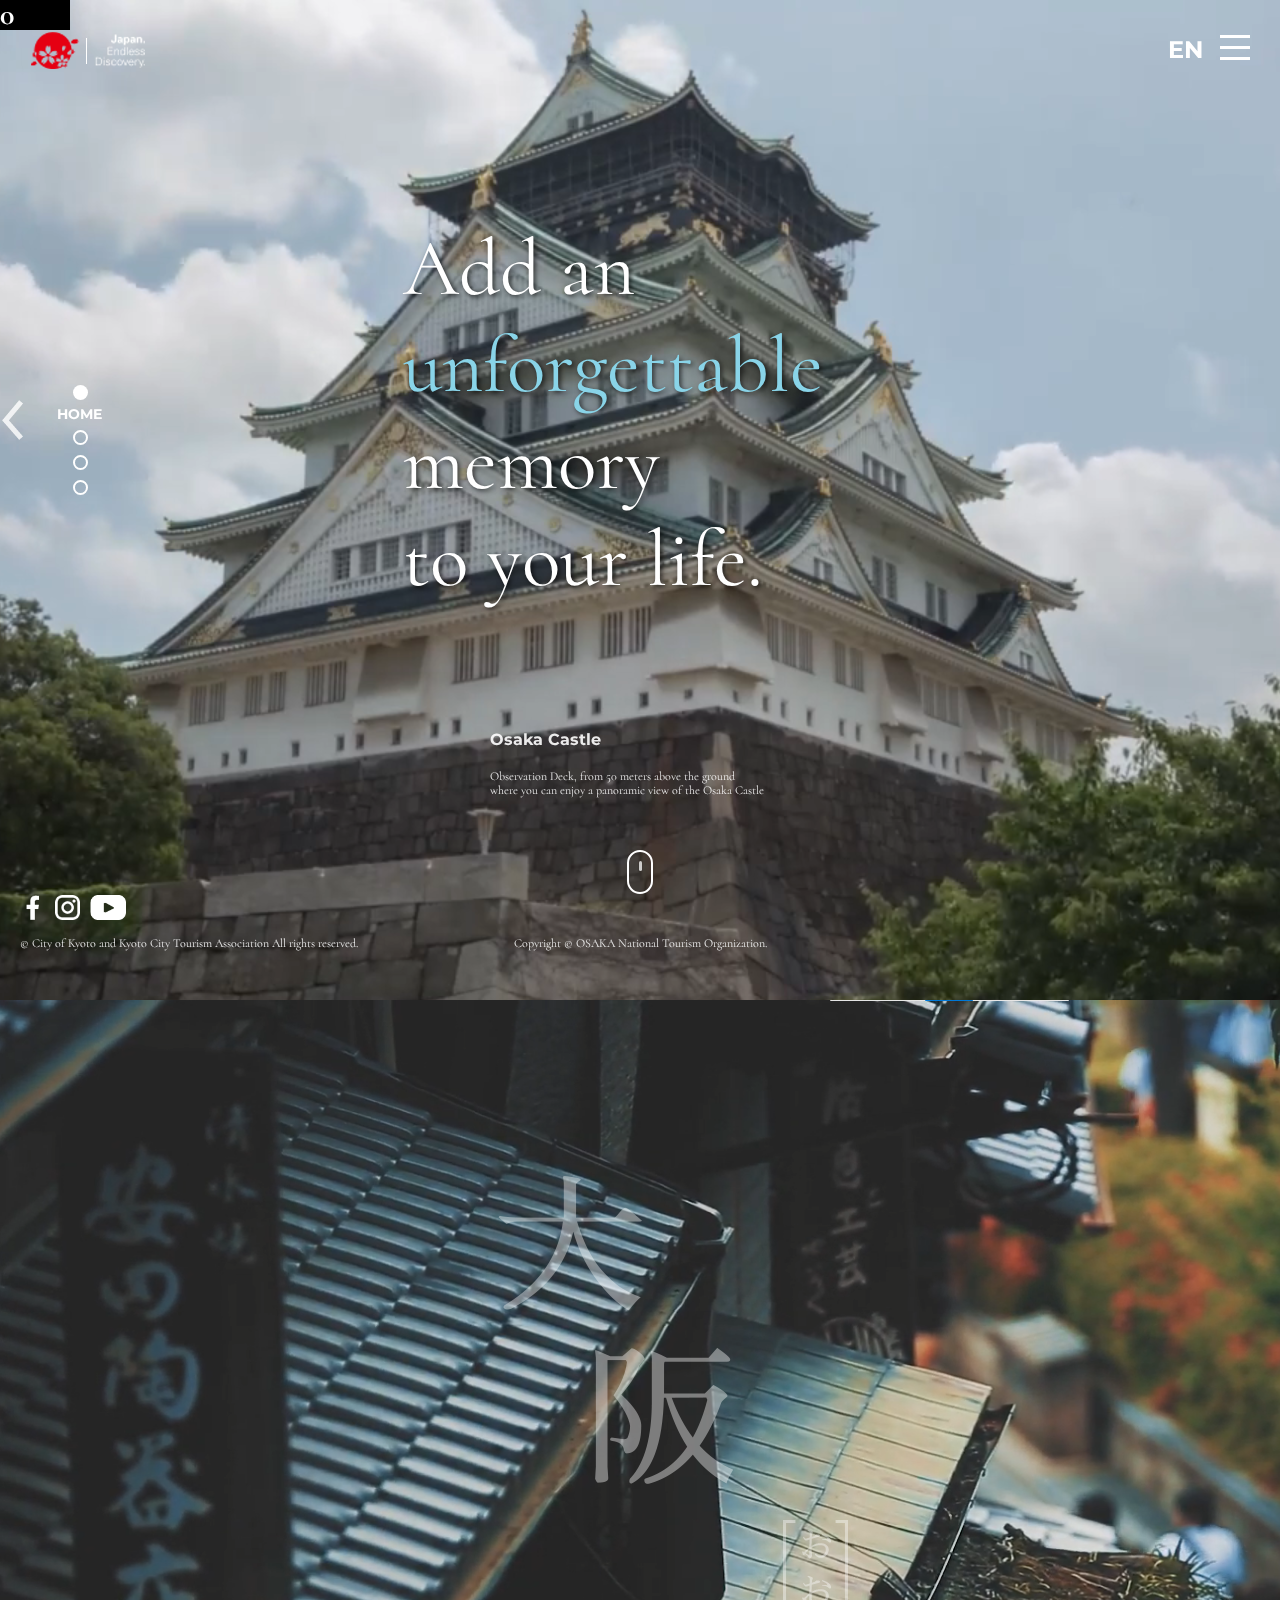
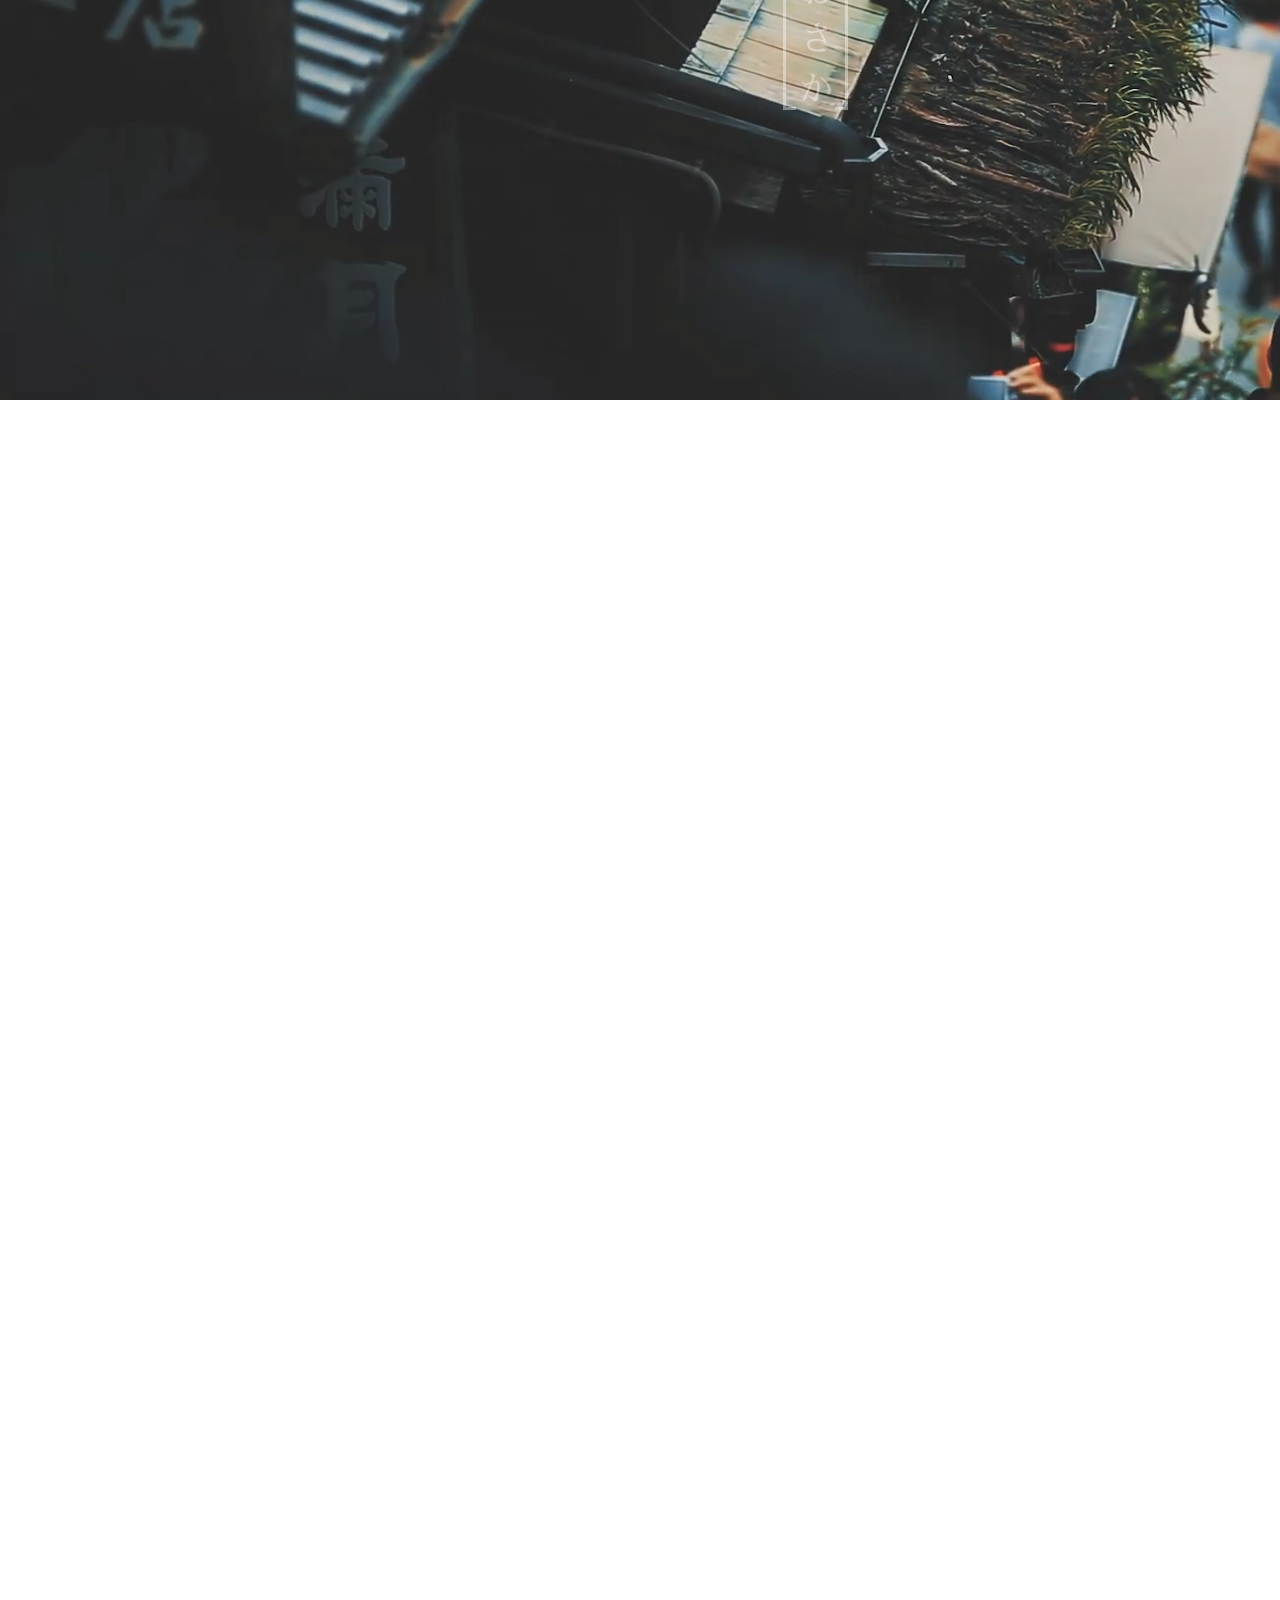
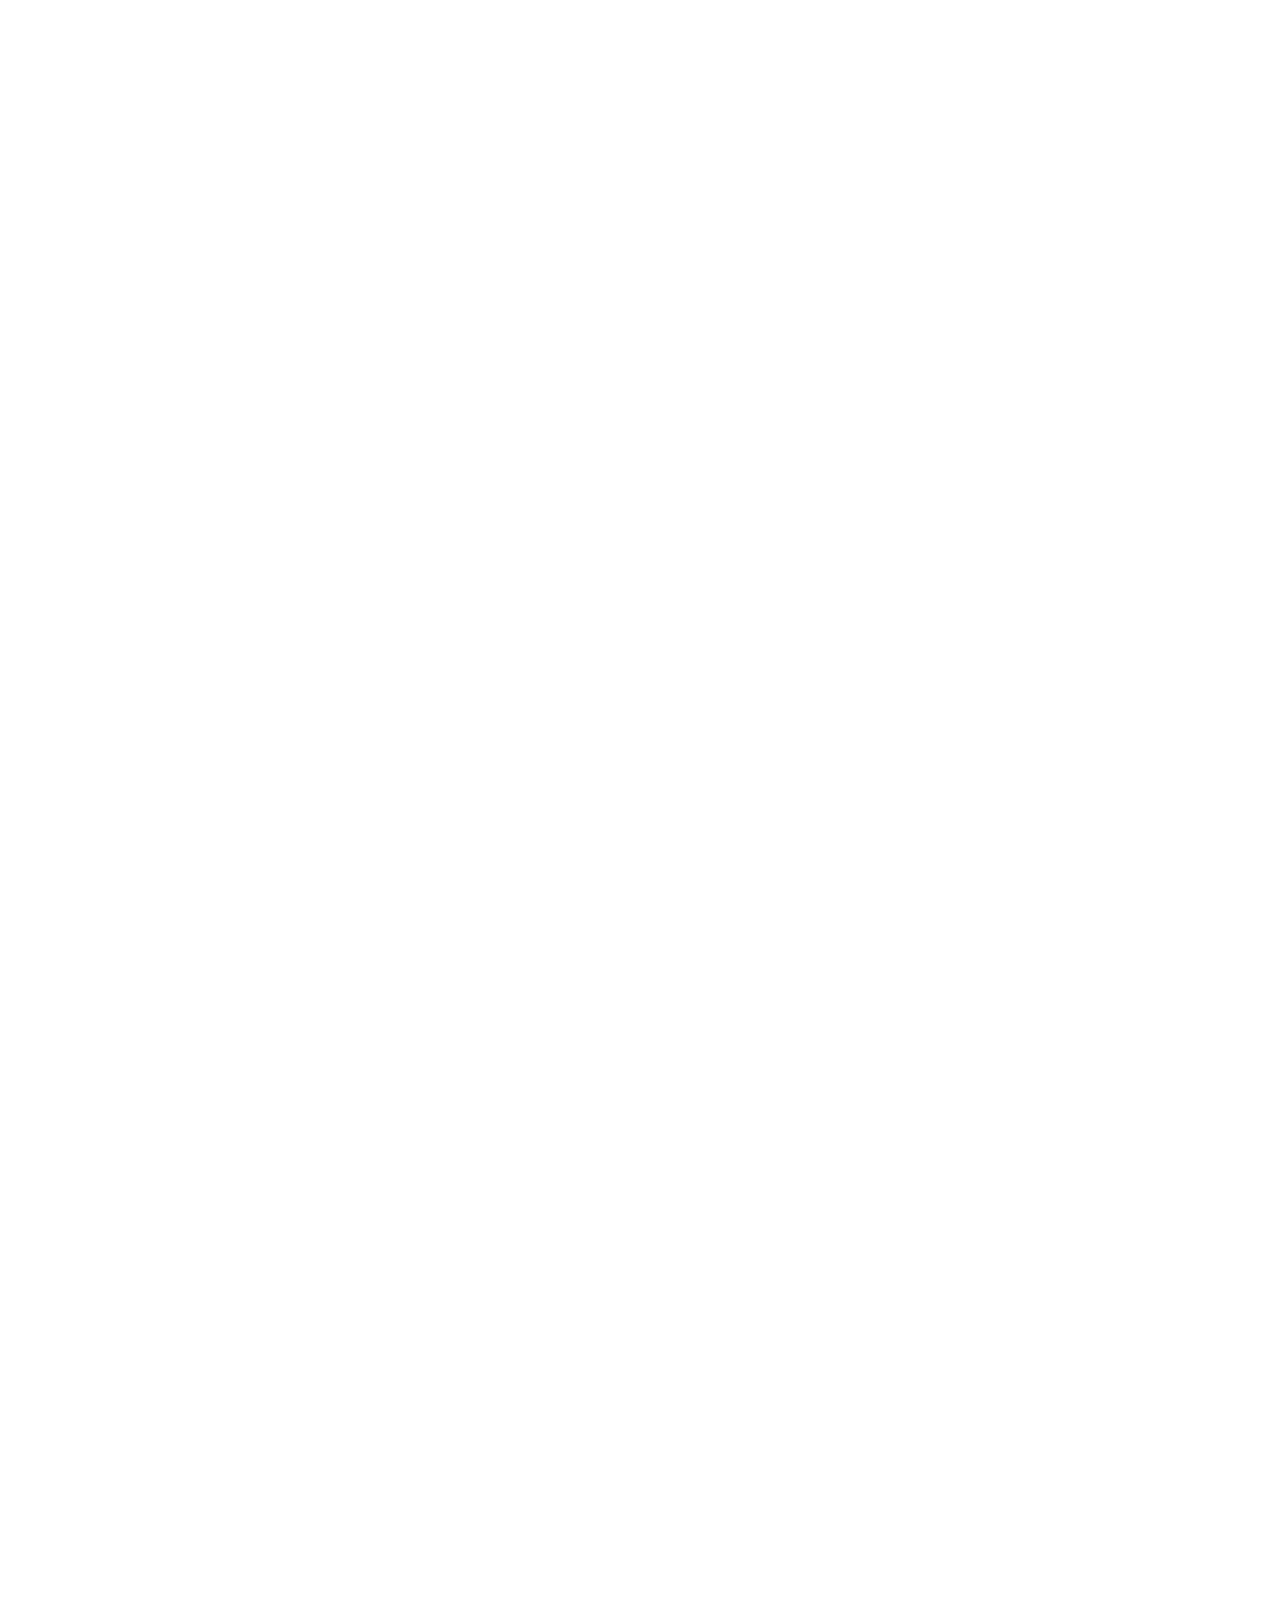
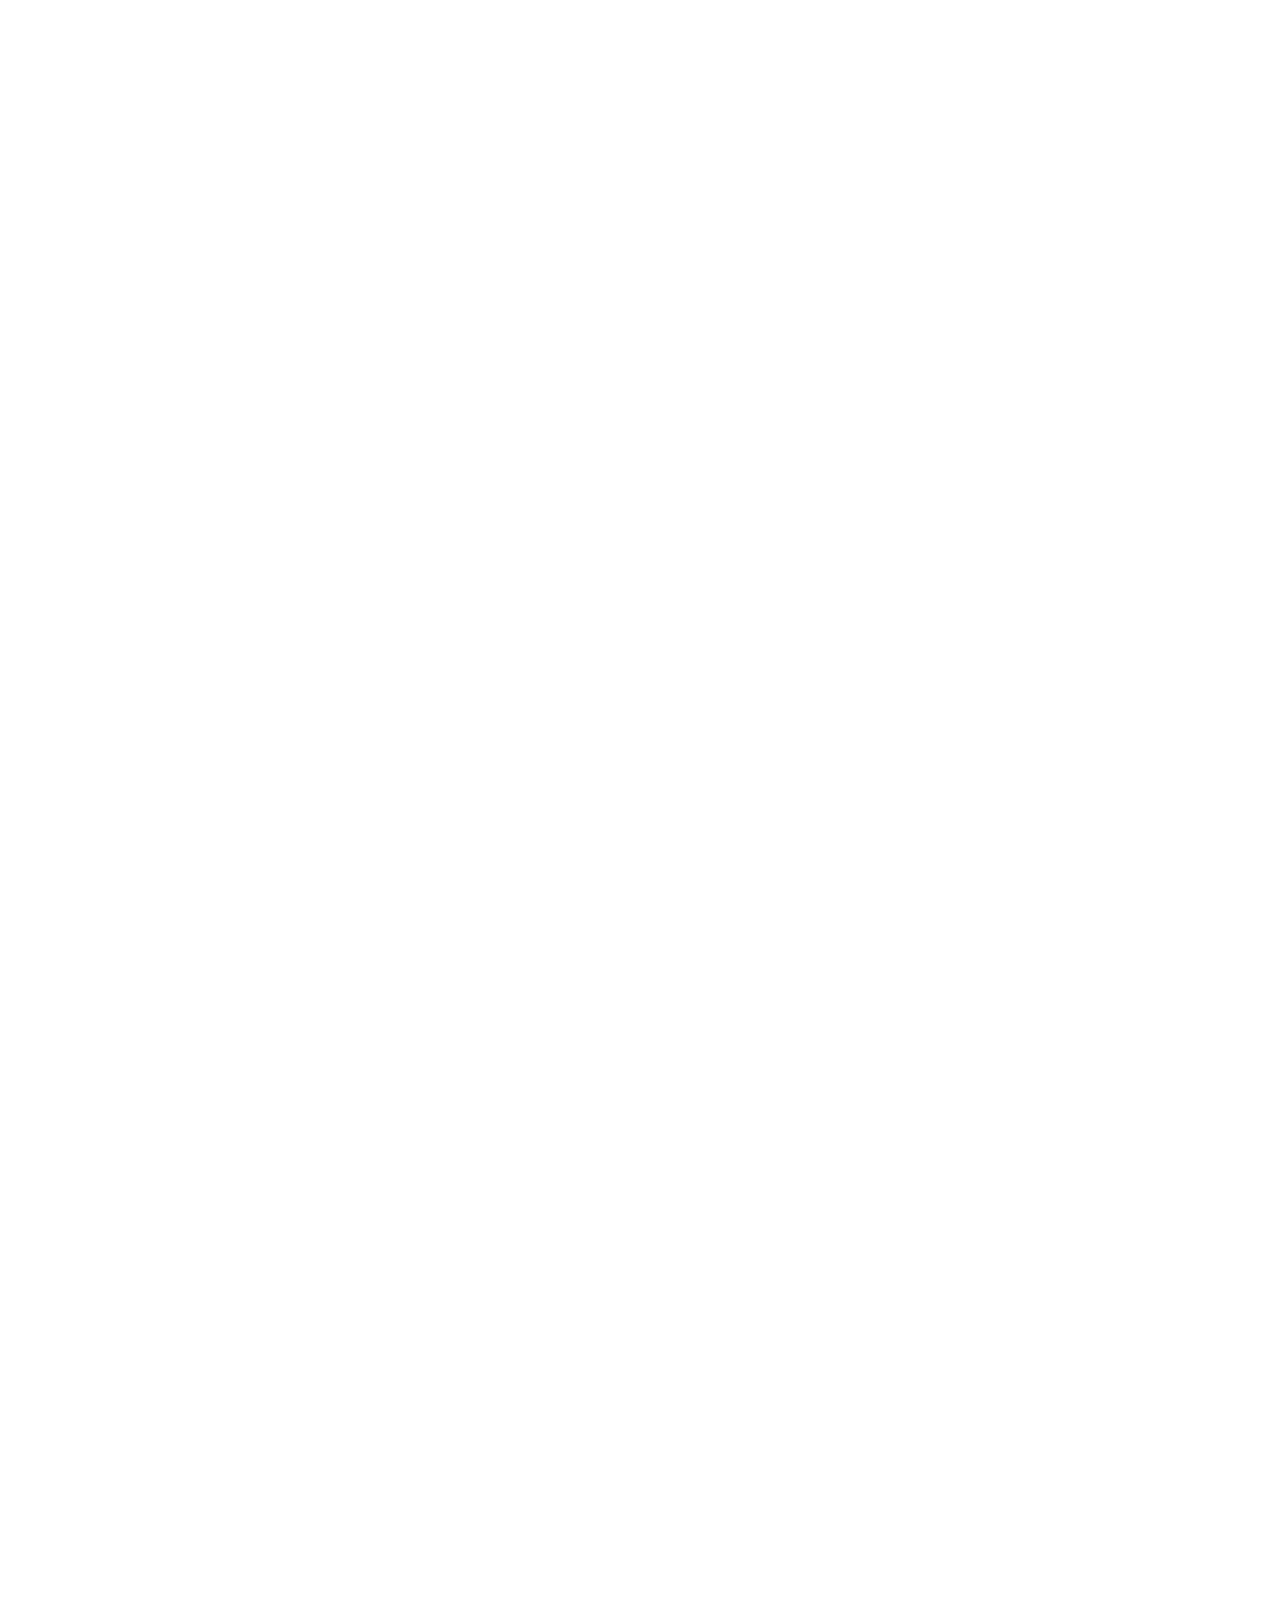
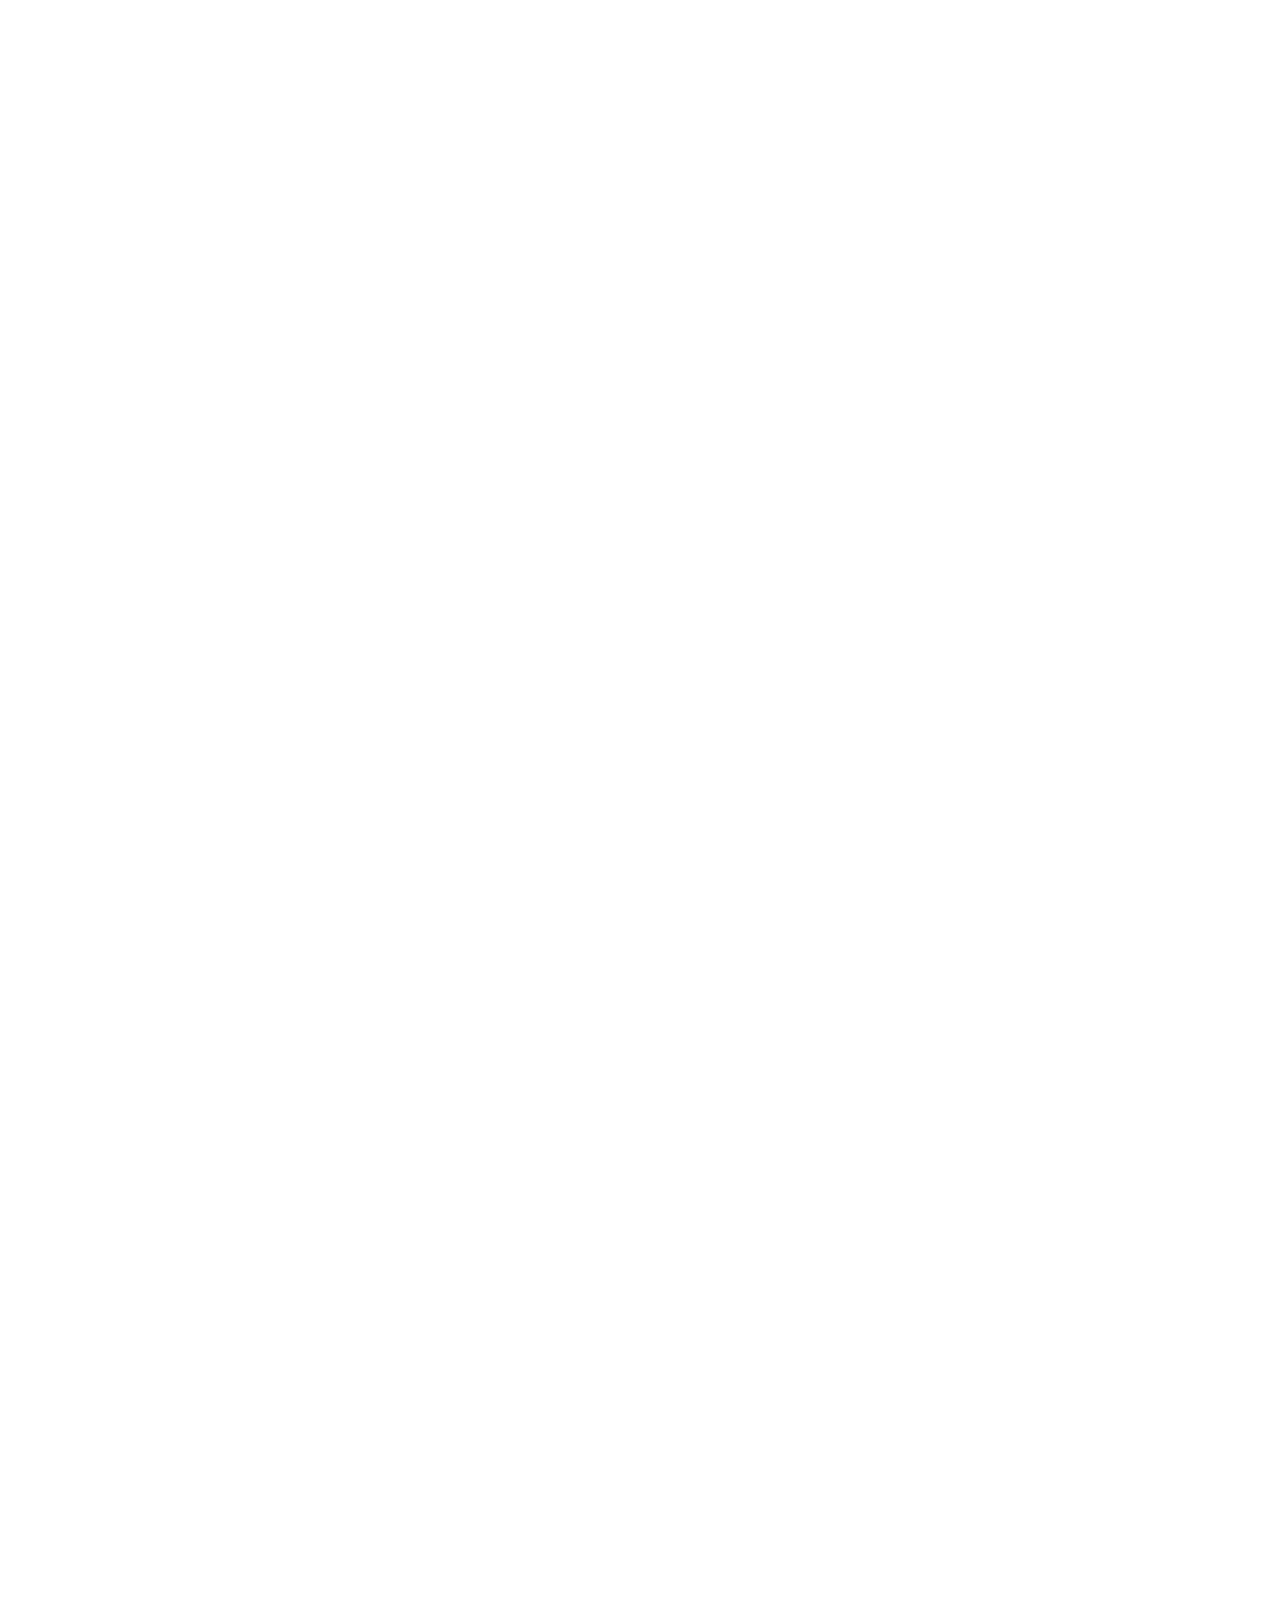
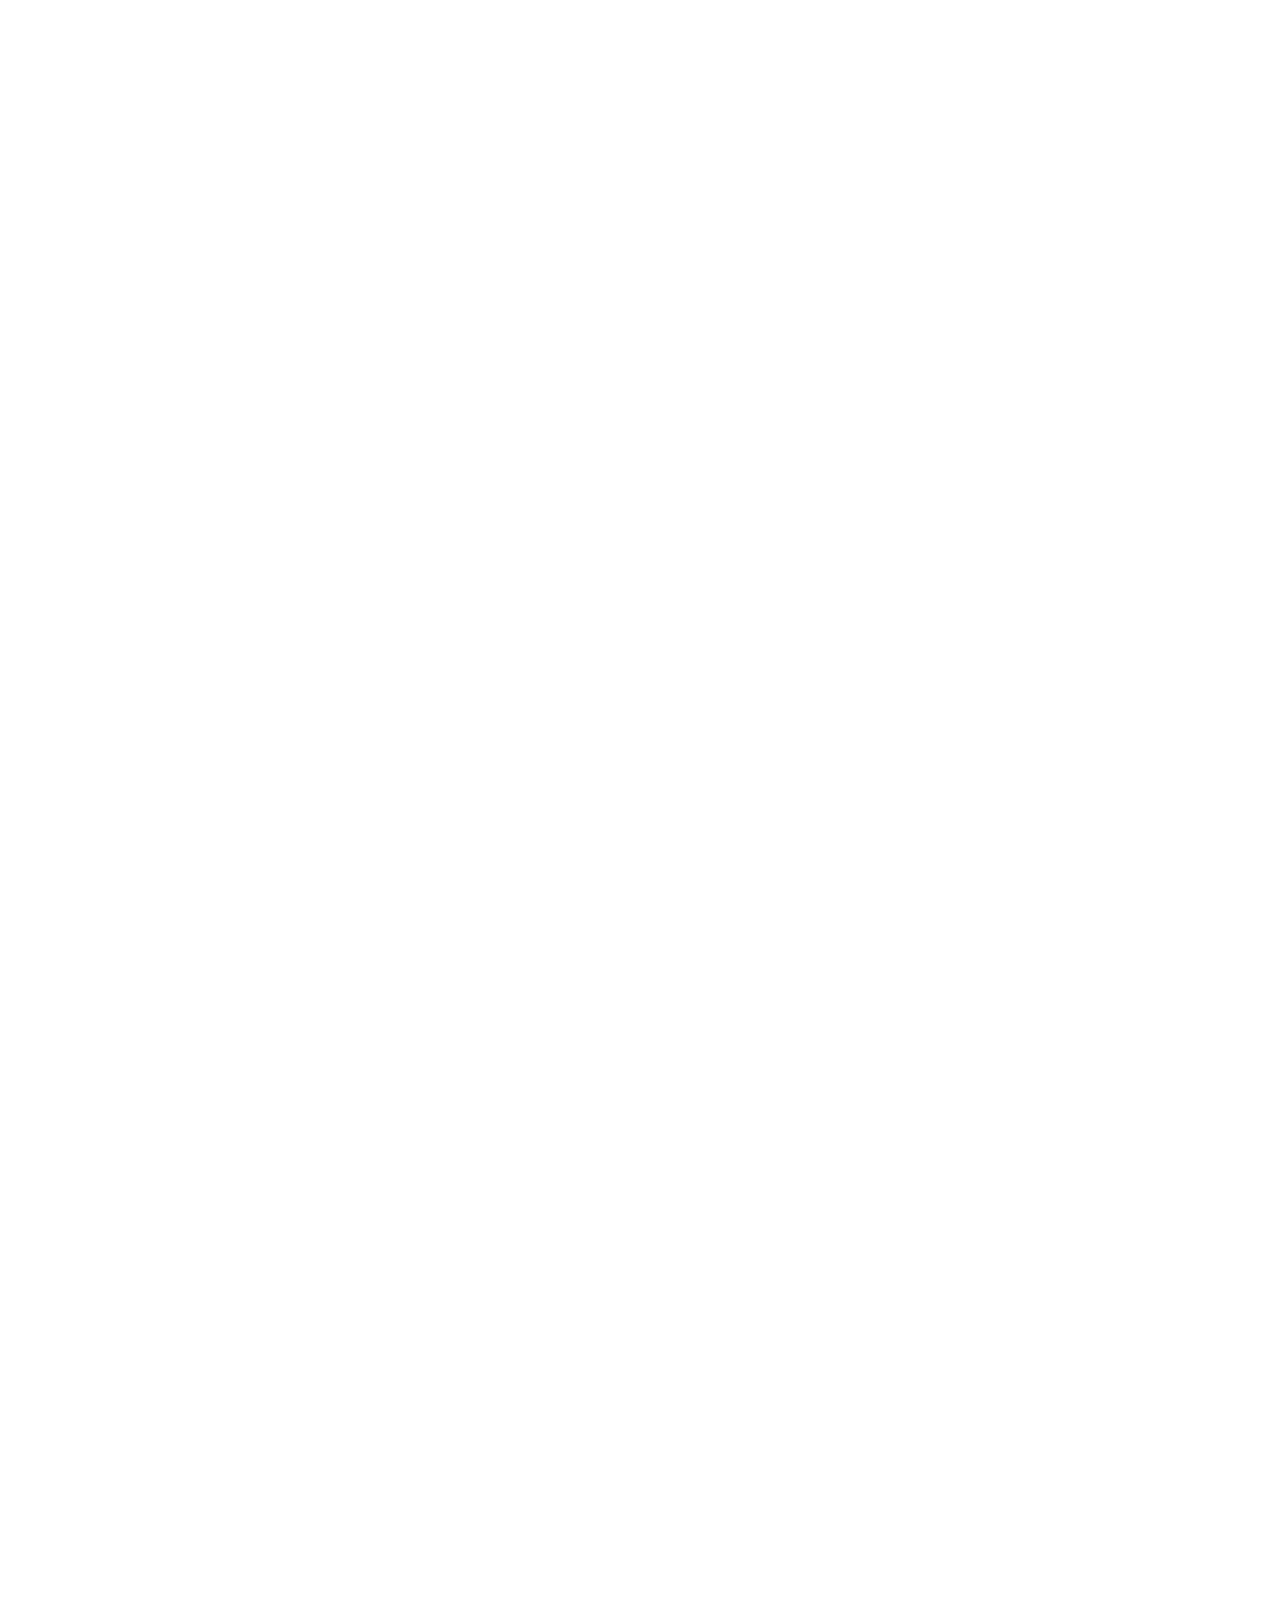
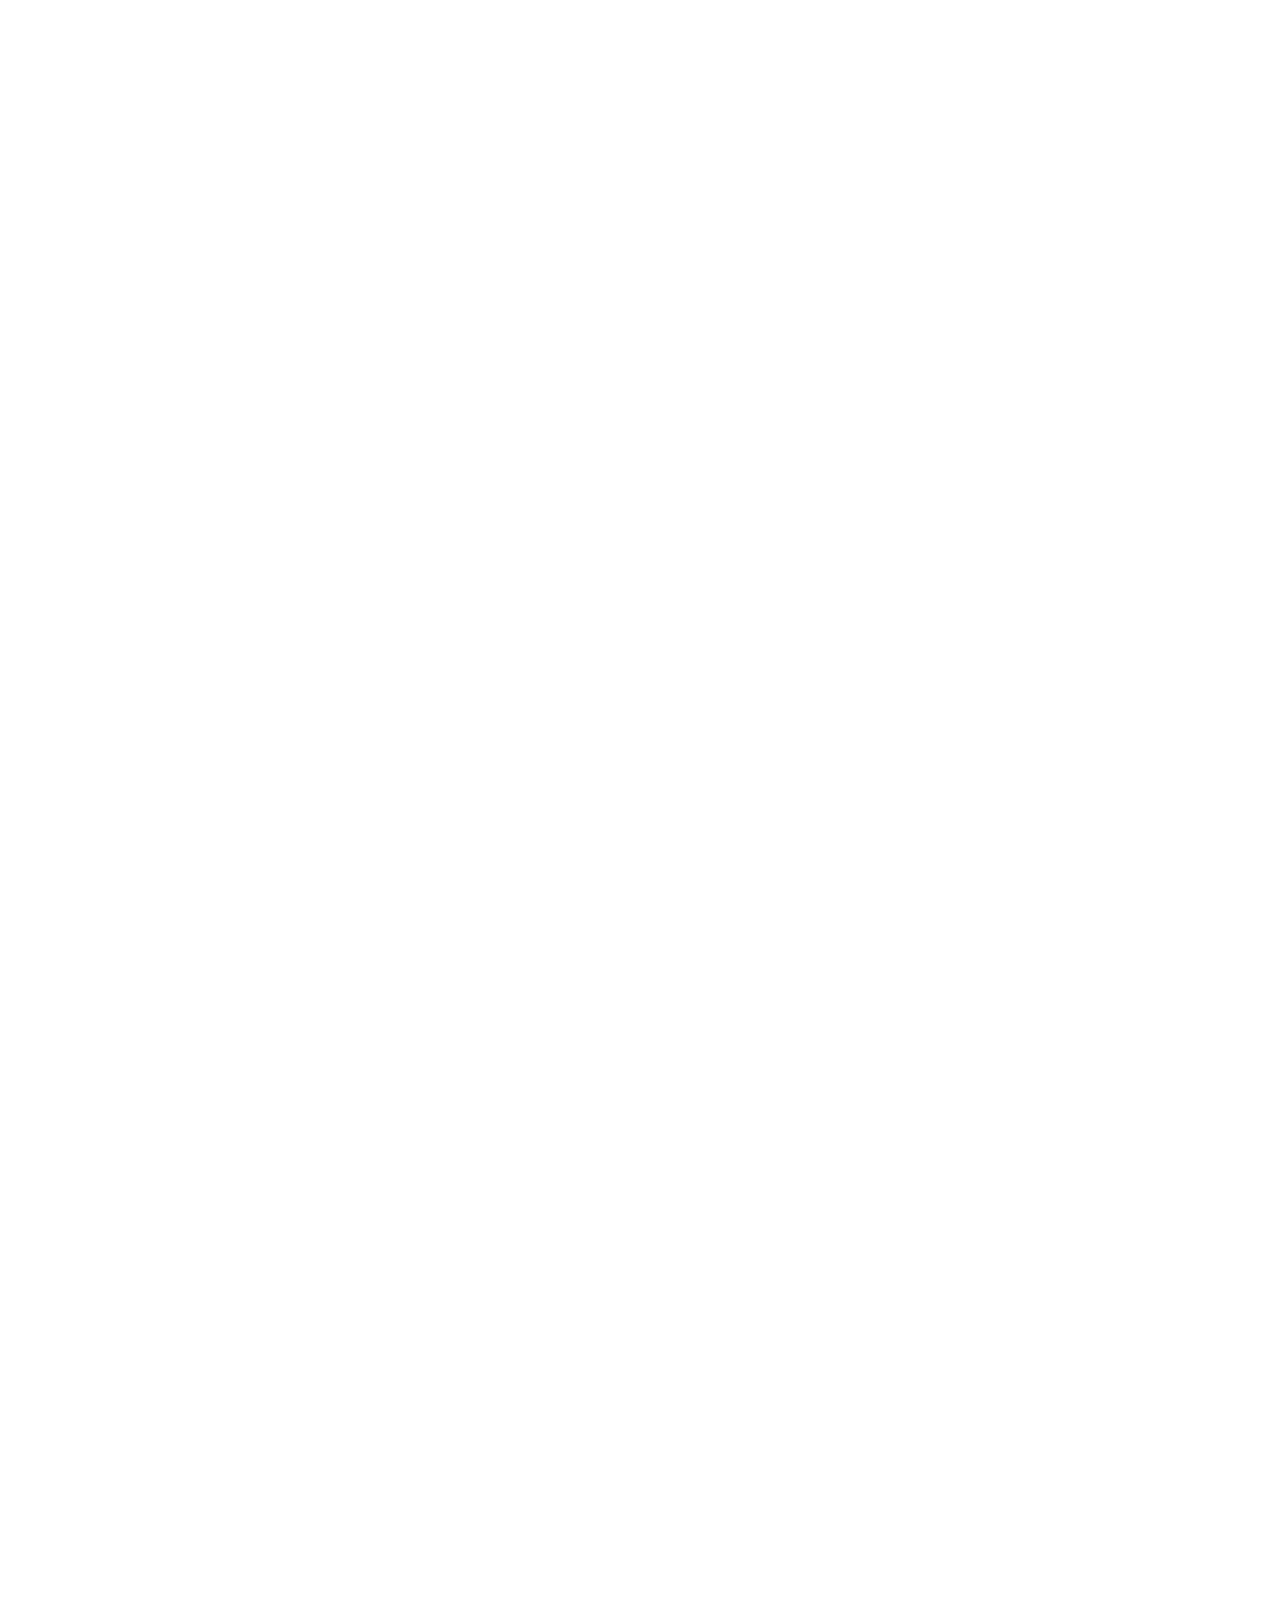
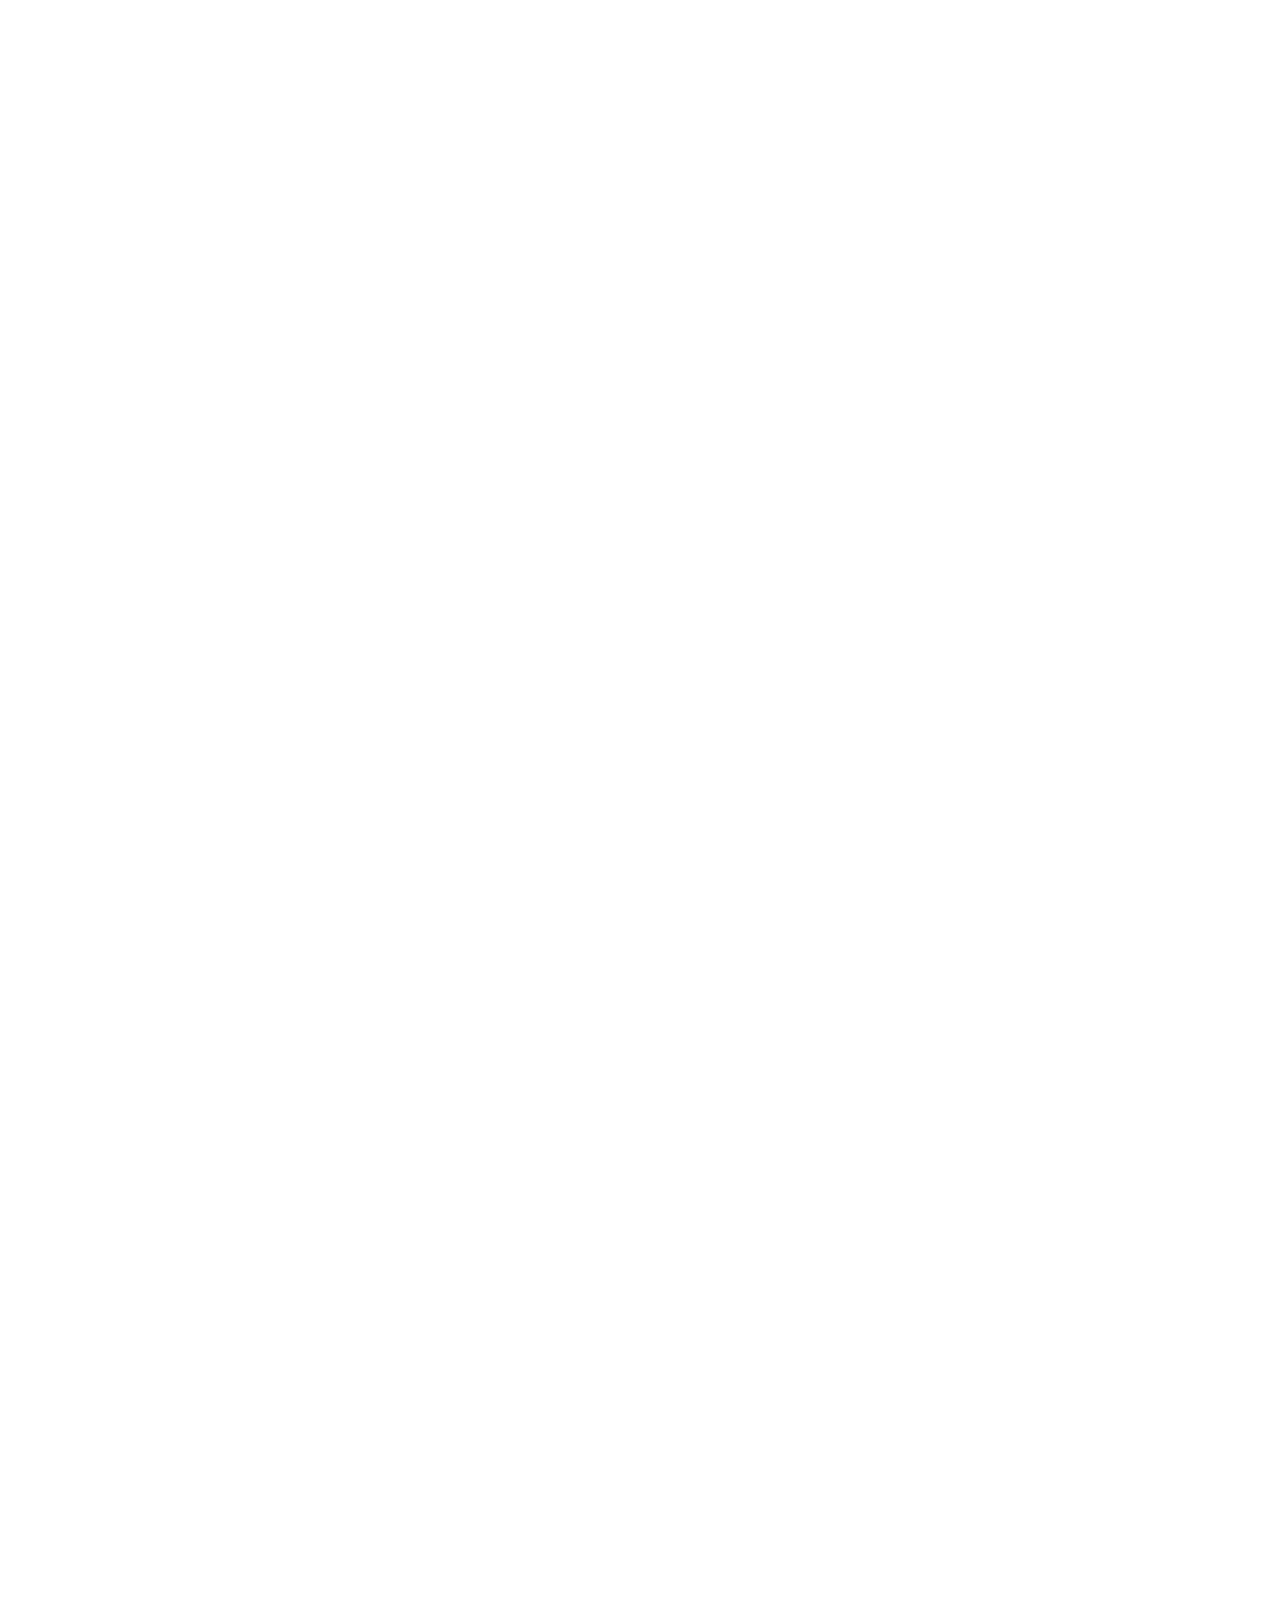
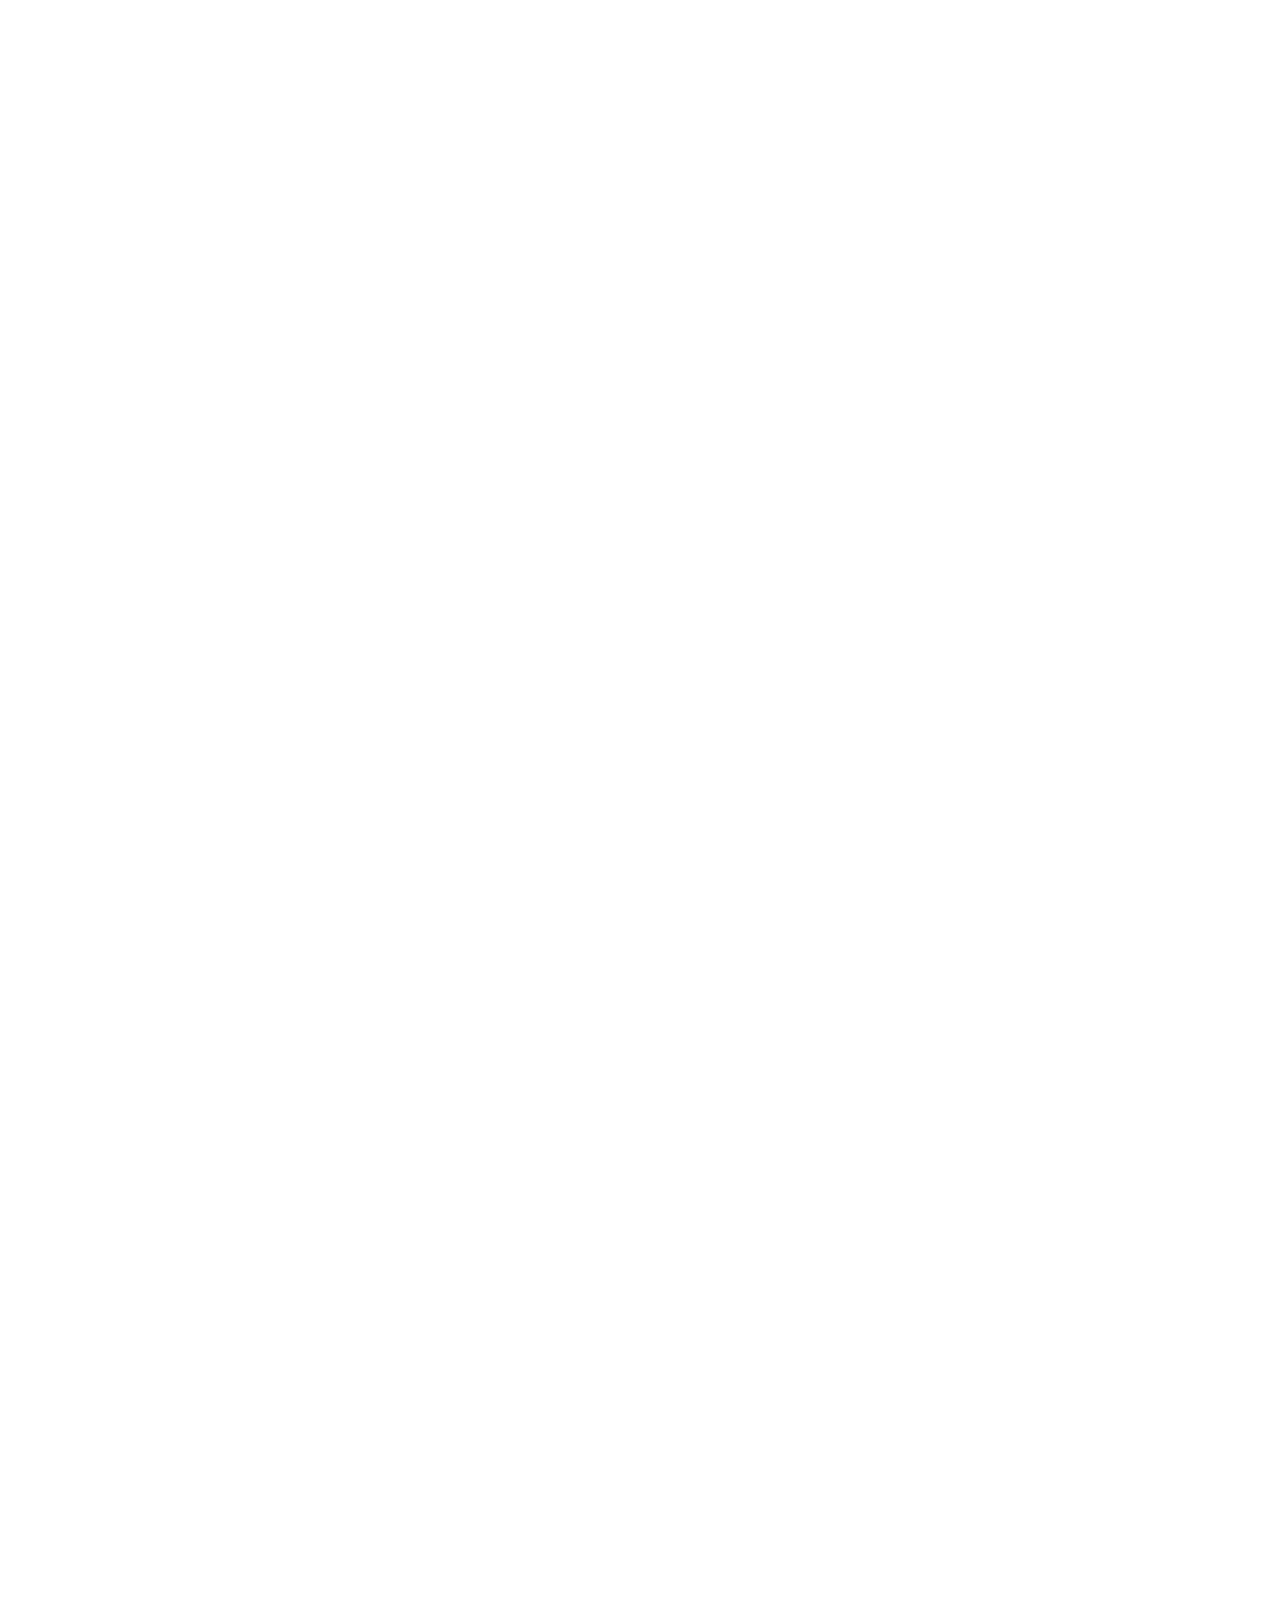
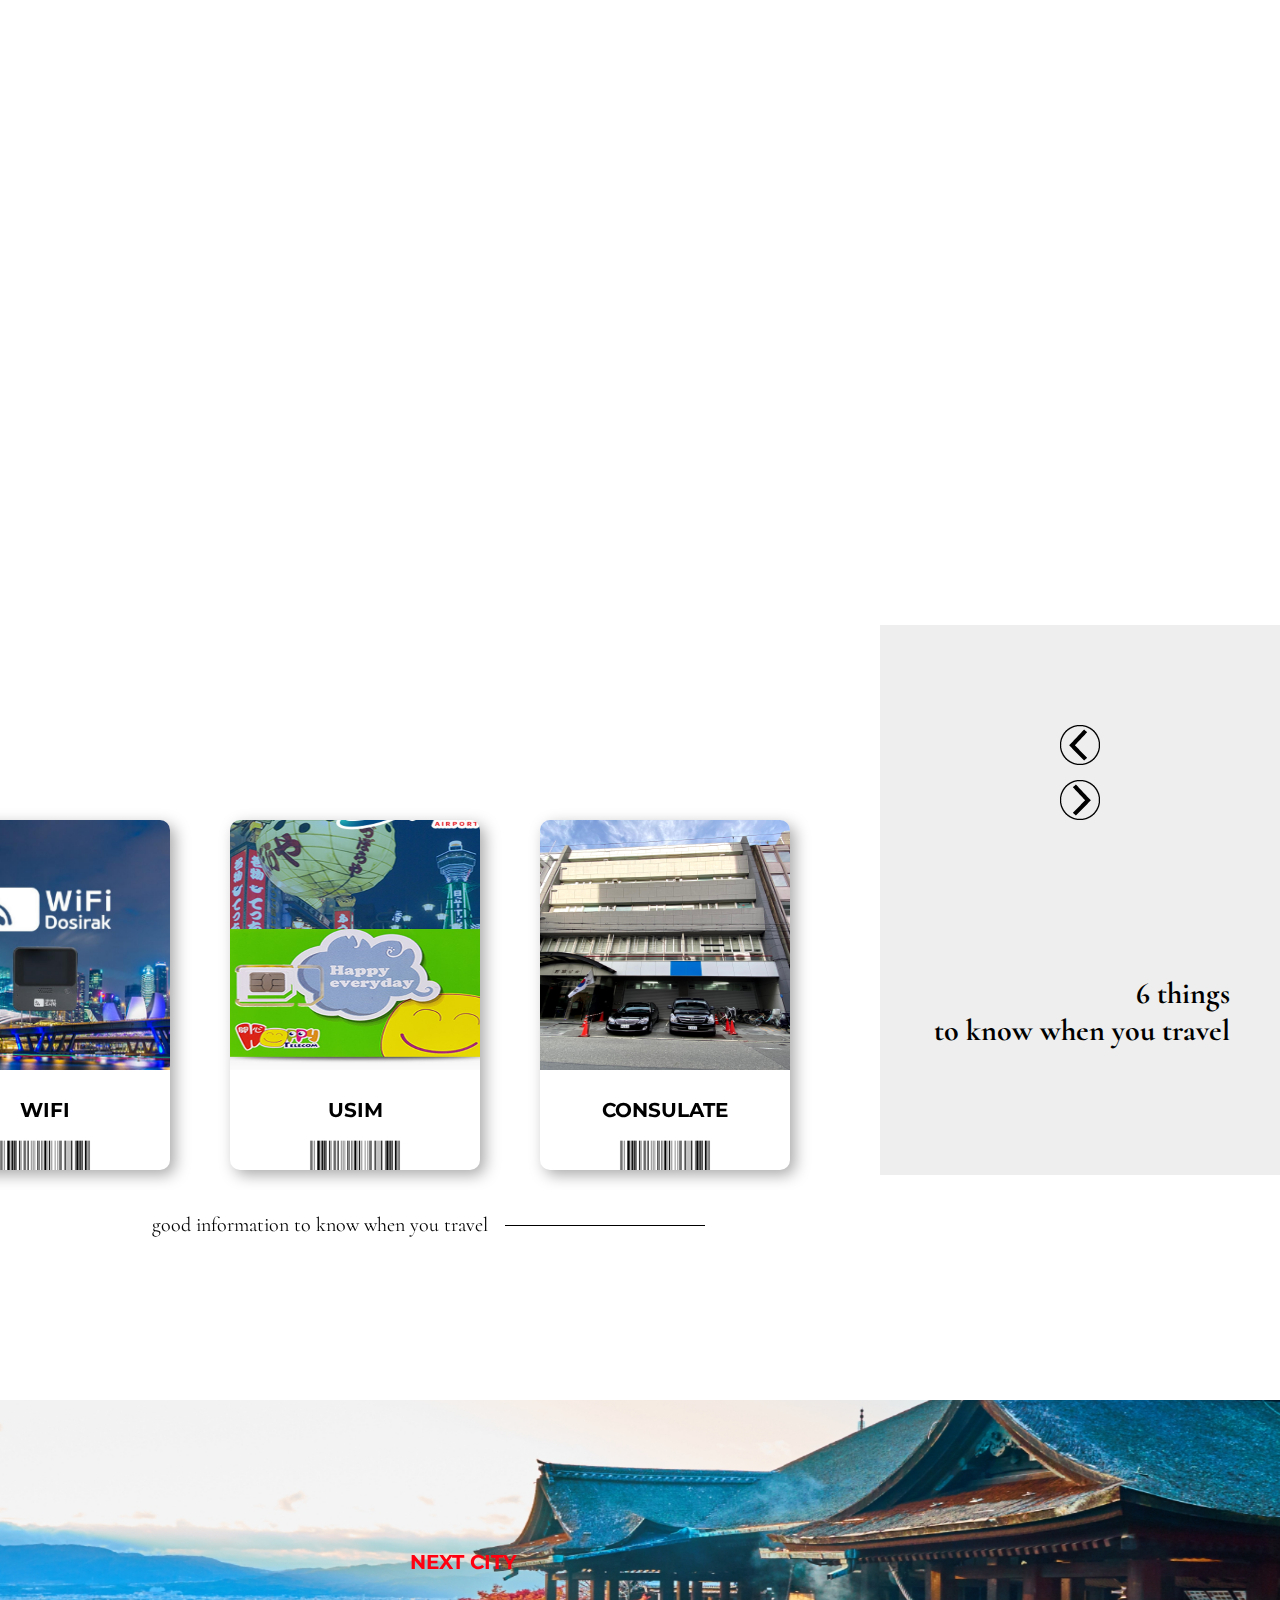
<file: index.html>
<!DOCTYPE html>
<html lang="ko">
<head>
    <meta charset="UTF-8">
    <meta http-equiv="X-UA-Compatible" content="IE=edge">
    <meta name="viewport" content="width=device-width, initial-scale=1.0">
    <title>OSAKA</title>
    <link rel="preconnect" href="https://fonts.googleapis.com">
<link rel="preconnect" href="https://fonts.gstatic.com" crossorigin>
<link href="https://fonts.googleapis.com/css2?family=Cormorant:ital,wght@0,300;0,400;0,500;0,600;0,700;1,300;1,400;1,500;1,600;1,700&display=swap" rel="stylesheet">
<link rel="preconnect" href="https://fonts.googleapis.com">
<link rel="preconnect" href="https://fonts.gstatic.com" crossorigin>
<link href="https://fonts.googleapis.com/css2?family=Montserrat:ital,wght@0,100;0,200;0,300;0,400;0,500;0,600;0,700;0,800;0,900;1,100;1,200;1,300;1,400;1,500;1,600;1,700;1,800;1,900&" rel="stylesheet"> 
<link rel="preconnect" href="https://fonts.googleapis.com">
<link rel="preconnect" href="https://fonts.gstatic.com" crossorigin>
<link href="https://fonts.googleapis.com/css2?family=Roboto+Slab:wght@100;200;300;400;500;600;700;800;900&display=swap" rel="stylesheet">
    <link rel="shortcut icon" href="icons/favicon.ico">
    <link rel="stylesheet" href="css/css.css">
    <script src="https://ajax.googleapis.com/ajax/libs/jquery/3.6.0/jquery.min.js"></script>
    <script src="script/script.js"></script>
</head>
<body>
    <div id="wrap">
        <!-- main -->
        <div id="main">
            <!-- header -->
            <header>
                <h1 id="logo"><img src="icons/logo.png" alt="로고"></h1>
                <div id="header_right">
                    <h2>EN</h2>
                    <ul id="menu_bt">
                        <li></li>
                        <li></li>
                        <li></li>
                    </ul>
                </div>
            </header>
            <!-- main_box1 -->
            <div id="main_box1">
                <ul id="navigation">
                    <li>
                        <h4>HOME</h4>
                    </li>
                    <li>
                        <h4>OSAKA</h4>
                    </li>
                    <li>
                        <h4>TRAVEL TIPS</h4>
                    </li>
                    <li>
                        <h4>KYOTO</h4>
                    </li>
                </ul>
                <div id="main_slide_box">
                    <ul id="main_slide_text">
                        <li>
                            <h2>Add an<br><span>unforgettable</span><br>memory<br>to your life.</h2>
                        </li>
                        <li>
                            <h2></h2>
                        </li>
                    </ul>
                    <div id="main_slide_prevbt"></div>
                    <div id="main_slide_nextbt"></div>
                </div>      
            </div>
            <!-- main_box2 -->
            <div id="main_box2">
                <ul id="main_sns">
                    <li><a href="https://www.facebook.com/joinjroute/"><img src="icons/sns1.png" alt="페이스북"></a></li>
                    <li><a href="https://www.instagram.com/jnto_join_jroute/"><img src="icons/sns2.png" alt="인스타그램"></a></li>
                    <li><a href="https://www.youtube.com/channel/UChFpLm_nPFZlLXNcCpLPa-A"><img src="icons/sns3.png" alt="유튜브"></a></li>
                </ul>
                <div id="main_bg_text">
                    <h5>Osaka Castle</h5>
                    <p>Observation Deck, from 50 meters above the ground<br>where you can enjoy a panoramic view of the Osaka Castle</p>
                </div>
                <div id="main_mouse">
                    <div id="main_mousewheel"></div>
                </div>
            </div>
            <!-- bg -->
            <video src="main_bg.mp4" autoplay muted loop></video>
            <div id="main_gauge">
                <video src="KakaoTalk_20220426_144825727.mp4" loop muted autoplay></video>
                <h3>OSAKA</h3>
            </div>     
            <!-- menu -->
            <div id="menu_popup">
                <ul id="menu_popup_menu">
                    <li><a href="https://dexterkim.github.io/portfolio/">HOME</a></li>
                    <li>OSAKA
                        <ul class="sub">
                            <li>- Osaka Castle</li>
                            <li>- Dotonbori</li>
                            <li>- Tsutenkaku & Shitenno-ji</li>
                            <li>- Umeda</li>
                            <li>- Tenjin Matsuri</li>
                        </ul>
                    </li>
                    <li>TRAVEL TIPS</li>
                    <li><a href="kyoto.html">KYOTO</a></li>
                </ul>
            </div>
            <!-- main_box3 -->
            <div id="main_box3">
                <h5>© City of Kyoto and Kyoto City Tourism Association All rights reserved.</h5>
                <h5>Copyright © OSAKA National Tourism Organization.</h5>
            </div>
        </div>
        <!-- osaka -->
        <div id="page3">
            <img src="osaka/osaka1.png" alt="오사카배경" id="page3_start">
            <img src="osaka/osaka1_title1.png" alt="큰타이틀한자" id="osaka1_title1">
            <img src="osaka/osaka1_title2.png" alt="작은타이틀한자" id="osaka1_title2">
            <img src="osaka/osaka_castle4.jpg" alt="오사카배경2" id="page3_end">
        </div>
        <!-- travel tips -->
        <div id="page4">
            <div id="travel_tipsbox">
                <h2>Travel Tips</h2>
                <h3>Check out tips to make your trip more valuable.</h3>
                <div id="travel_slidebox">
                    <ul id="travel_slide">
                        <li>
                            <a href="https://www.wifidosirak.com/v3/index.aspx">
                                <img src="images/poketwifi.jpg" alt="포켓와이파이" class="travle_img1">
                                <h4>WIFI</h4>
                                <img src="images/barcode.jpg" alt="바코드" class="travle_img2">
                            </a>
                        </li>
                        <li>
                            <a href="">
                                <img src="images/usim.jpg" alt="유심" class="travle_img1">
                                <h4>USIM</h4>
                                <img src="images/barcode.jpg" alt="바코드" class="travle_img2">
                            </a>
                        </li>
                        <li>
                            <a href="https://overseas.mofa.go.kr/jp-osaka-ko/index.do">
                                <img src="images/Consulate.jpg" alt="주오사카대한민국영사관" class="travle_img1">
                                <h4>CONSULATE </h4>
                                <img src="images/barcode.jpg" alt="바코드" class="travle_img2">
                            </a>
                        </li>
                        <li>
                            <img src="images/kansai_thru_pass.jpg" alt="간사이쓰루패스" class="travle_img1">
                            <h4>KANSAI THRU PASS</h4>
                            <img src="images/barcode.jpg" alt="바코드" class="travle_img2">
                        </li>
                        <li>
                            <img src="images/osaka_amaizing_pass.jpg" alt="오사카주유패스" class="travle_img1">
                            <h4>OSAKA AMAIZING PASS</h4>
                            <img src="images/barcode.jpg" alt="바코드" class="travle_img2">
                        </li>
                        <li>
                            <img src="images/hospital.jpg" alt="병원" class="travle_img1">
                            <h4>HOSPITAL</h4>
                            <img src="images/barcode.jpg" alt="바코드" class="travle_img2">
                        </li>
                    </ul>
                </div>
                <div id="travel_btbox">
                    <div id="travel_prevbt">
                        <img src="icons/prev_bt4.png" alt="이전4">
                    </div>
                    <div id="travel_nextbt">
                        <img src="icons/next_bt4.png" alt="다음4">
                    </div>
                    <h3>6 things <br>to know when you travel</h3>
                </div>
                <div id="travel_textbox">
                    <h4>good information to know when you travel</h4>
                    <div id="travel_line"></div>
                </div>
            </div>
        </div>
        <!-- 교토 -->
        <div class="kyoto">
            <div id="kyoto_left">
                <h5>NEXT CITY</h5>
                <h2>KYOTO</h2>
            </div>
            <div id="kyoto_right">
                <a href="kyoto.html"><img src="icons/arrow4.png" alt="화살표4"></a>
            </div>
        </div>
     </div>
     <footer>
            <h1 id="footer_left"><a href="https://www.japan.travel/ko/destinations/kansai/kyoto/"><img src="icons/logo.png" alt="풋터로고"></a></h1>
            <div id="footer_center">
                <h2>OSAKA</h2>
                <p>Copyright © Japan National Tourism Organization.</p>
            </div>
            <div id="footer_right">
                <ul>
                    <li>
                        <a href="https://www.facebook.com/joinjroute/">
                            <img src="icons/sns1_1.png" alt="페이스북">
                            <h3>Facebook</h3>
                        </a>
                    </li>
                    <li>
                        <a href="https://www.instagram.com/jnto_join_jroute/">
                            <img src="icons/sns2_1.png" alt="인스타그램">
                            <h3>Instagram</h3>
                        </a>
                    </li>
                    <li>
                        <a href="https://www.youtube.com/channel/UChFpLm_nPFZlLXNcCpLPa-A">
                            <img src="icons/sns3_1.png" alt="유튜브">
                            <h3>Youtube</h3>
                        </a>
                    </li>
                </ul>
                <p>TEl 010.5013.5875 <br>digain by. KIM SANGWON</p>
            </div>
    </footer>
  









  
            <!-- 가로간 긴영역 분리 -->
            <div id="page3_box">
                <!-- osaka1 -->
                <div id="page3_box1">
                    <div id="osaka1_left">
                    <img src="osaka/osaka1.png" alt="오사카배경">
                    <div id="osaka_titlebox">
                        <img src="osaka/osaka1_title1.png" alt="큰타이틀한자" class="osaka1_title1">
                        <img src="osaka/osaka1_title2.png" alt="작은타이틀한자" class="osaka1_title2">
                        <div id="osaka1_left_textbox1">
                        <h4>Osaka is a charming, relaxed city <br>best known for its food, fun and nightlife</h4>
                        <p>—with some history and culture peeking through</p>
                    </div>
                    </div>
                    
                    <div id="osaka1_left_textbox2">
                        <div id="osaka1_left_textbox2_left">
                            <h3>Kansai</h3>
                            <h4>day   1</h4>
                        </div>
                        <div id="osaka1_left_textbox2_right">
                            <p>Bright, gaudy and playful: <span>Osaka</span> provides ample amusement with little pretension</p>
                        </div>
                    </div>
                </div>
                <div id="osaka1_right">
                    <img src="images/circle_half.png" alt="반원">
                    <h2>OSAKA</h2>
                    <img src="icons/arrow1.jpg" alt="화살표" id="osaka1_arrow1">
                </div>
                </div>

                <!-- 오사카 캐슬 -->
                <div id="page3_box2">
                    <div id="osaka_castle_left">
                        <div id="osaka_castle_slidebox">
                            <ul id="osaka_castle_slide">
                                <li></li>
                                <li></li>
                                <li></li>
                            </ul>
                        </div>
                        <div id="osaka_castle_nextbt">
                            <img src="icons/next_bt2.png" alt="이전버튼">
                        </div>
                        <div id="osaka_castle_prevbt">
                            <img src="icons/prev_bt2.png" alt="다음버튼">
                        </div>
                        <ul id="osaka_castle_slidebt">
                            <li></li>
                            <li></li>
                            <li></li>
                        </ul>
                    </div>
                    <div id="osaka_castle_right">
                        <h3>day1</h3>
                        <h2>Osaka Castle</h2>
                        <p>The original castle was built between 1583 to 1598 by Toyotomi <br> Hideyoshi, who re-unified Japan in 1590 after a century of civil war. His regime was 
                            replaced in 1603 by the Tokugawa Shogunate, located  in Edo (Tokyo). 
                            The last of the Toyotomi line committed suicide here at the castle when 
                            it was burnt to the ground in 1615.<br><br><br>The current castle is a reconstruction of the castle the Tokugawa built to 
                            replace Hideyoshi's castle. The castle was under the direct control of the 
                            Shogun, and the massive double moats and stone walls were a daunting 
                            obstacle for any would-be invaders. This history is still celebrated and r
                            emembered, as the fall of the castle corresponds closely with the start of 
                            Edo Period — an altogether peaceful and prosperous time for Japan.
                        </p>
                        <div id="osaka_castle_bt">
                            <img src="icons/arrow2.png" alt="화살표2">
                        </div>
                    </div>
                    <div class="osaka_line">
                        <ul class="osaka_line_circle">
                            <li></li>
                            <li></li>
                        </ul>
                        <h3 class="osaka_line_text1">Osaka castle</h3>
                        <h4>Continue scrolling</h4>
                    </div>
                </div>

                <!-- 도톤보리 -->
                <div id="page3_box3">
                    <div id="dotonbori_left">
                        <img src="images/dotonbori1.jpg" alt="도톤보리1" id="dotonbori1">
                        <img src="images/dotonbori2.jpg" alt="도톤보리2" id="dotonbori2">
                        <img src="images/dotonbori3.jpg" alt="도톤보리3" id="dotonbori3">
                    </div>
                    <div id="dotonbori_right">
                        <h3>day1</h3>
                        <h2>Dotonbori</h2>
                        <p>The Dotonbori district sits beside a 400-year-old canal. The bridge over 
                            the canal is a popular place to take your photo (look out for the Glico 
                            Man; the enormous runner towers over Ebisubashi Bridge and is a famous 
                            Osaka landmark). <br><br><br>The bright lights and bars of Dotonbori draw huge nighttime crowds. 
                            Exuberant neon signs plus an assortment of giant mechanical sea creatures 
                            and clowns looking down on the action add to the fun.
                        </p>
                        <div id="dotonbori_bt">
                            <img src="icons/arrow3.png" alt="화살표3">
                        </div>
                    </div>
                    <div class="osaka_line">
                        <ul class="osaka_line_circle">
                            <li></li>
                            <li></li>
                        </ul>
                        <h3 class="osaka_line_text2">Dotonbori</h3>
                        <h4>Continue scrolling</h4>
                    </div>
                </div>

                <!-- 츠텐카쿠 -->
                <div id="page3_box4">
                    <div id="tsutenkaku_left">
                        <h3>day1</h3>
                        <h2>Tsutenkaku & shitenno-ji</h2>
                        <img src="images/shitennoji.png" alt="">
                    </div>
                    <div id="tsutenkaku_text">
                        <p>Take a break in the recently redeveloped Tennoji Park .
                            On weekends, the lawns fill with happy young families 
                            picnicking and playing in the park, which is overshadowed
                             by the  massive Harukas Tower next door. This is the 
                            perfect place to get a sense of the surrounding 
                            geography before you depart for your next adventure. <br><br>
                            
                            Aside from being the oldest official temple in Japan, 
                            Shitennoji Temple boasts a five-storyed pagoda, unique 
                            architecture, and many seasonal festivities. </p>
                        <button id="tsutenkaku_bt">more</button>
                    </div>
                    <div id="tsutenkaku_right">
                        <img src="images/tsutenkaku1.jpg" alt="츠텐카쿠1" id="tsutenkaku1">
                        <img src="images/tsutenkaku2.png" alt="츠텐카쿠2" id="tsutenkaku2">
                    </div>
                    <div class="osaka_line">
                        <ul class="osaka_line_circle">
                            <li></li>
                            <li></li>
                        </ul>
                        <h3 class="osaka_line_text3">Tsutenkaku & shitenno-ji</h3>
                        <h4>Continue scrolling</h4>
                    </div>
                </div>

                <!-- 우메다 -->
                <div id="page3_box5">
                    <div id="umeda_skybuilding">
                        <div id="umeda_skybuilding_left">
                            <div id="umeda_slide_prevbt">
                                <img src="icons/prev_bt3.png" alt="이전3">
                            </div>
                            <div id="umeda_slide_nextbt">
                                <img src="icons/next_bt3.png" alt="다음3 ">
                            </div>
                            <div id="umeda_slidebox">
                            <ul id="umeda_slide">
                                <li></li>
                                <li></li>
                                <li></li>
                            </ul>
                            </div>
                        </div>
                        <div id="umeda_skybuilding_right">
                            <h3>day2</h3>
                            <h2>Umeda Sky Building</h2>
                            <p>The Umeda Sky Building (Umeda Sukai Biru) is the nineteenth-tallest building in Osaka Prefecture, Japan, and one of the city's most recognizable landmarks. It consists of two 40-story towers that connect at their two uppermost stories, with bridges and an escalator crossing the wide atrium-like space in the center. It is located in Umeda district of Kita-ku, Osaka.</p>
                        </div>
                    </div>
                    <div id="naniwanoyo">
                        <div id="naniwanoyo_left">
                            <h2>Noniwa No Yu Onsen </h2>
                            <p>Noniwa-no-yu uses 100% natural hot spring with abundant hot water at 659 meters underground. Carbon dioxide introduced into the body expands blood vessels throughout the body and improves blood circulation. It's mild, acidic, tightens pores, and applies hot water to your skin, and you can feel your skin soft and moist.</p>
                        </div>
                        <div id="naniwanoyo_right">
                            <div id="naniwanoyo_slide_prevbt">
                                <img src="icons/prev_bt3.png" alt="이전3">
                            </div>
                            <div id="naniwanoyo_slide_nextbt">
                                <img src="icons/next_bt3.png" alt="다음3 ">
                            </div>
                            <div id="naniwanoyo_slidebox">
                            <ul id="naniwanoyo_slide">
                                <li></li>
                                <li></li>
                                <li></li>
                            </ul>
                            </div>
                        </div>
                    </div>
                    <div class="osaka_line">
                        <ul class="osaka_line_circle">
                            <li></li>
                            <li></li>
                        </ul>
                        <h3 class="osaka_line_text4">Umeda</h3>
                        <h4>Continue scrolling</h4>
                    </div>
                </div>
                <!-- 텐진마츠리 -->
                <div id="page3_box6">
                    <div id="tenjinmatsuri_left">
                        <img src="images/tenjinmatsuri.jpg" alt="텐진마츠리1" id="tenjinmatsuri1">
                        <img src="images/tenjinmatsuri2.png" alt="텐진마츠리2" id="tenjinmatsuri2">
                    </div>
                    <div id="tenjinmatsuri_text">
                        <h3>day2</h3>
                        <h2>Tenjin Matsuri</h2>
                        <p>Tenjin Matsuri is a Matsuri held in Tenman-ku, Japan. In honor of Sugawara no Michizane, who was falsely accused of treason, it originated from the fact that Kamihoko was floated in the sea and an altar was built and a ritual was held where it was reached. Among the Tenjin Matsuri of each shrine, the Tenjin Matsuri held in Osaka City, centered on Tenman-gu, Osaka, is famous. 
                        </p>
                        <button id="tenjinmatsuri_bt">more</button>
                    </div>
                    <div id="tenjinmatsuri_right">
                        <img src="images/tenjinmatsuri3.png" alt="텐진마츠리3">
                    </div>
                    <div class="osaka_line">
                        <ul class="osaka_line_circle">
                            <li></li>
                            <li></li>
                        </ul>
                        <h3 class="osaka_line_text5">Tenjin matsuri</h3>
                        <h4>Continue scrolling</h4>
                    </div>
                </div>
            </div>
    <h5 id="sc">0</h5>
</body>
</html>
</file>
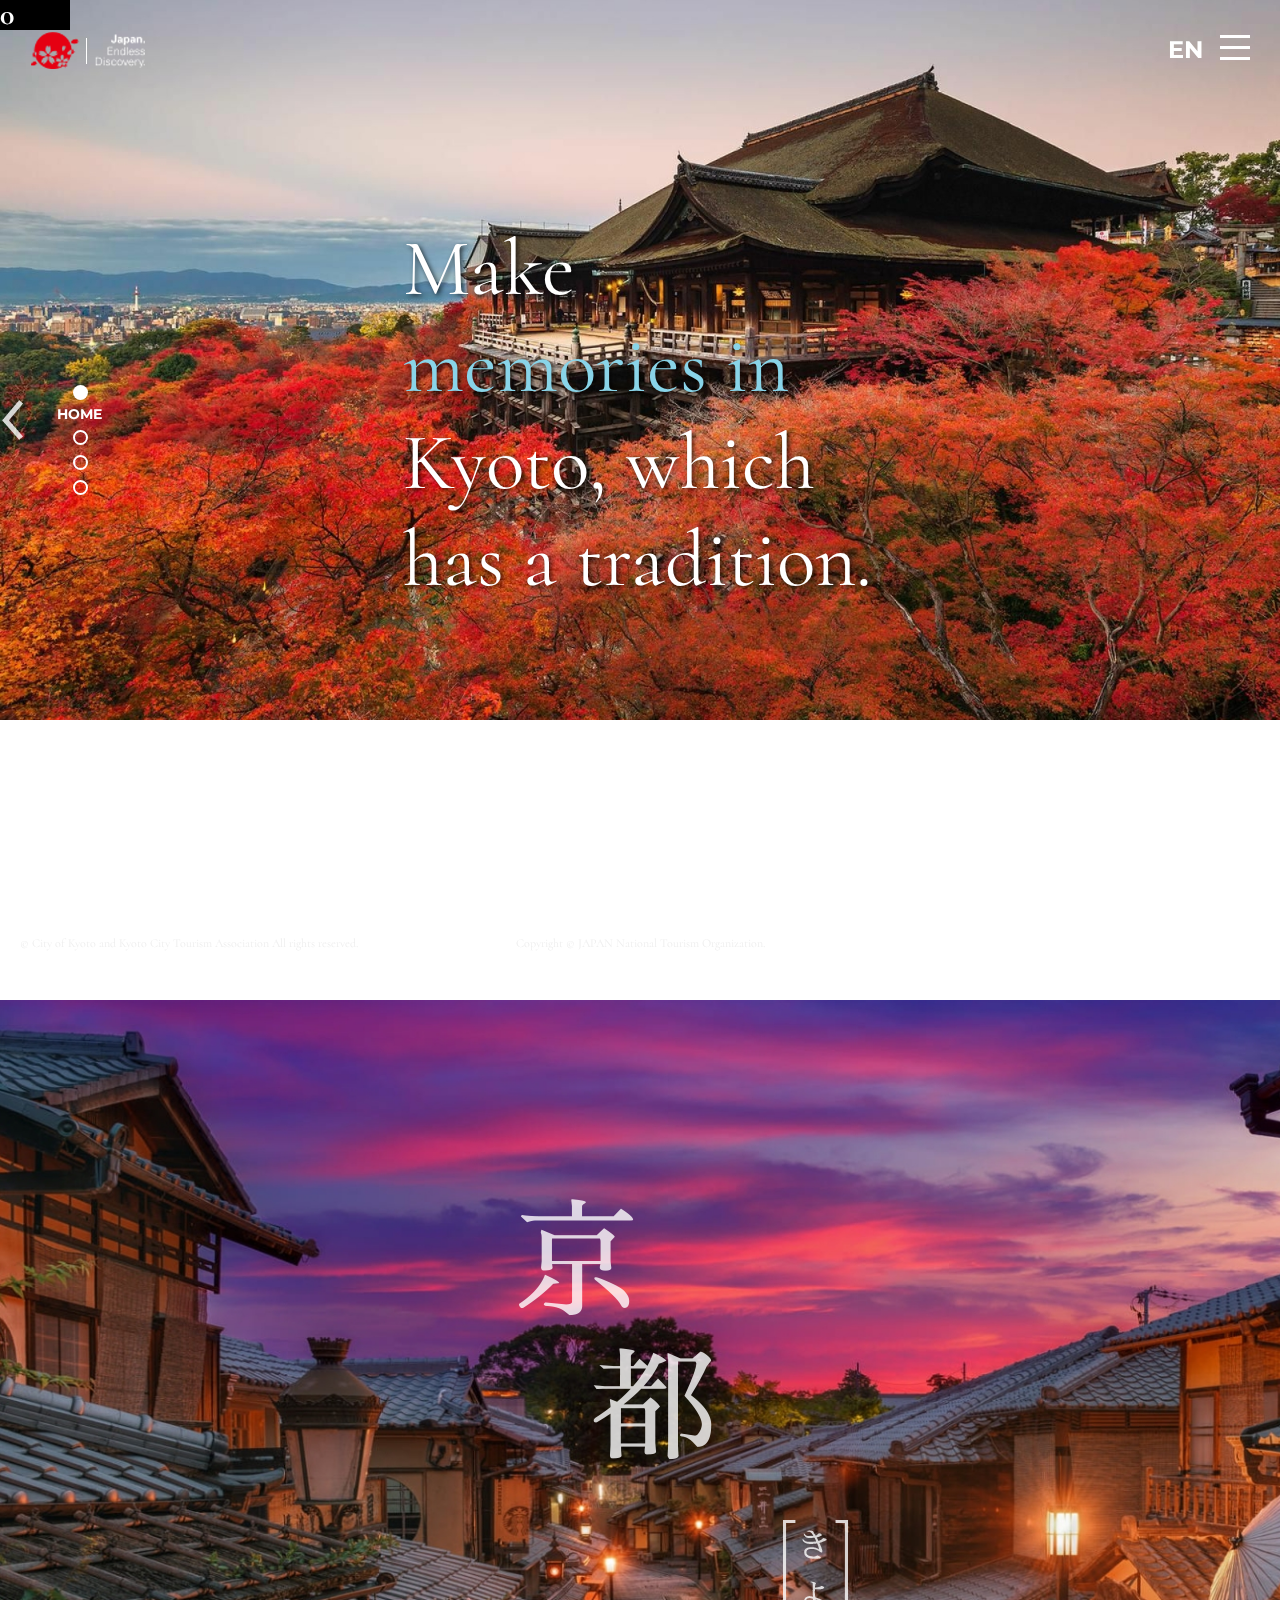
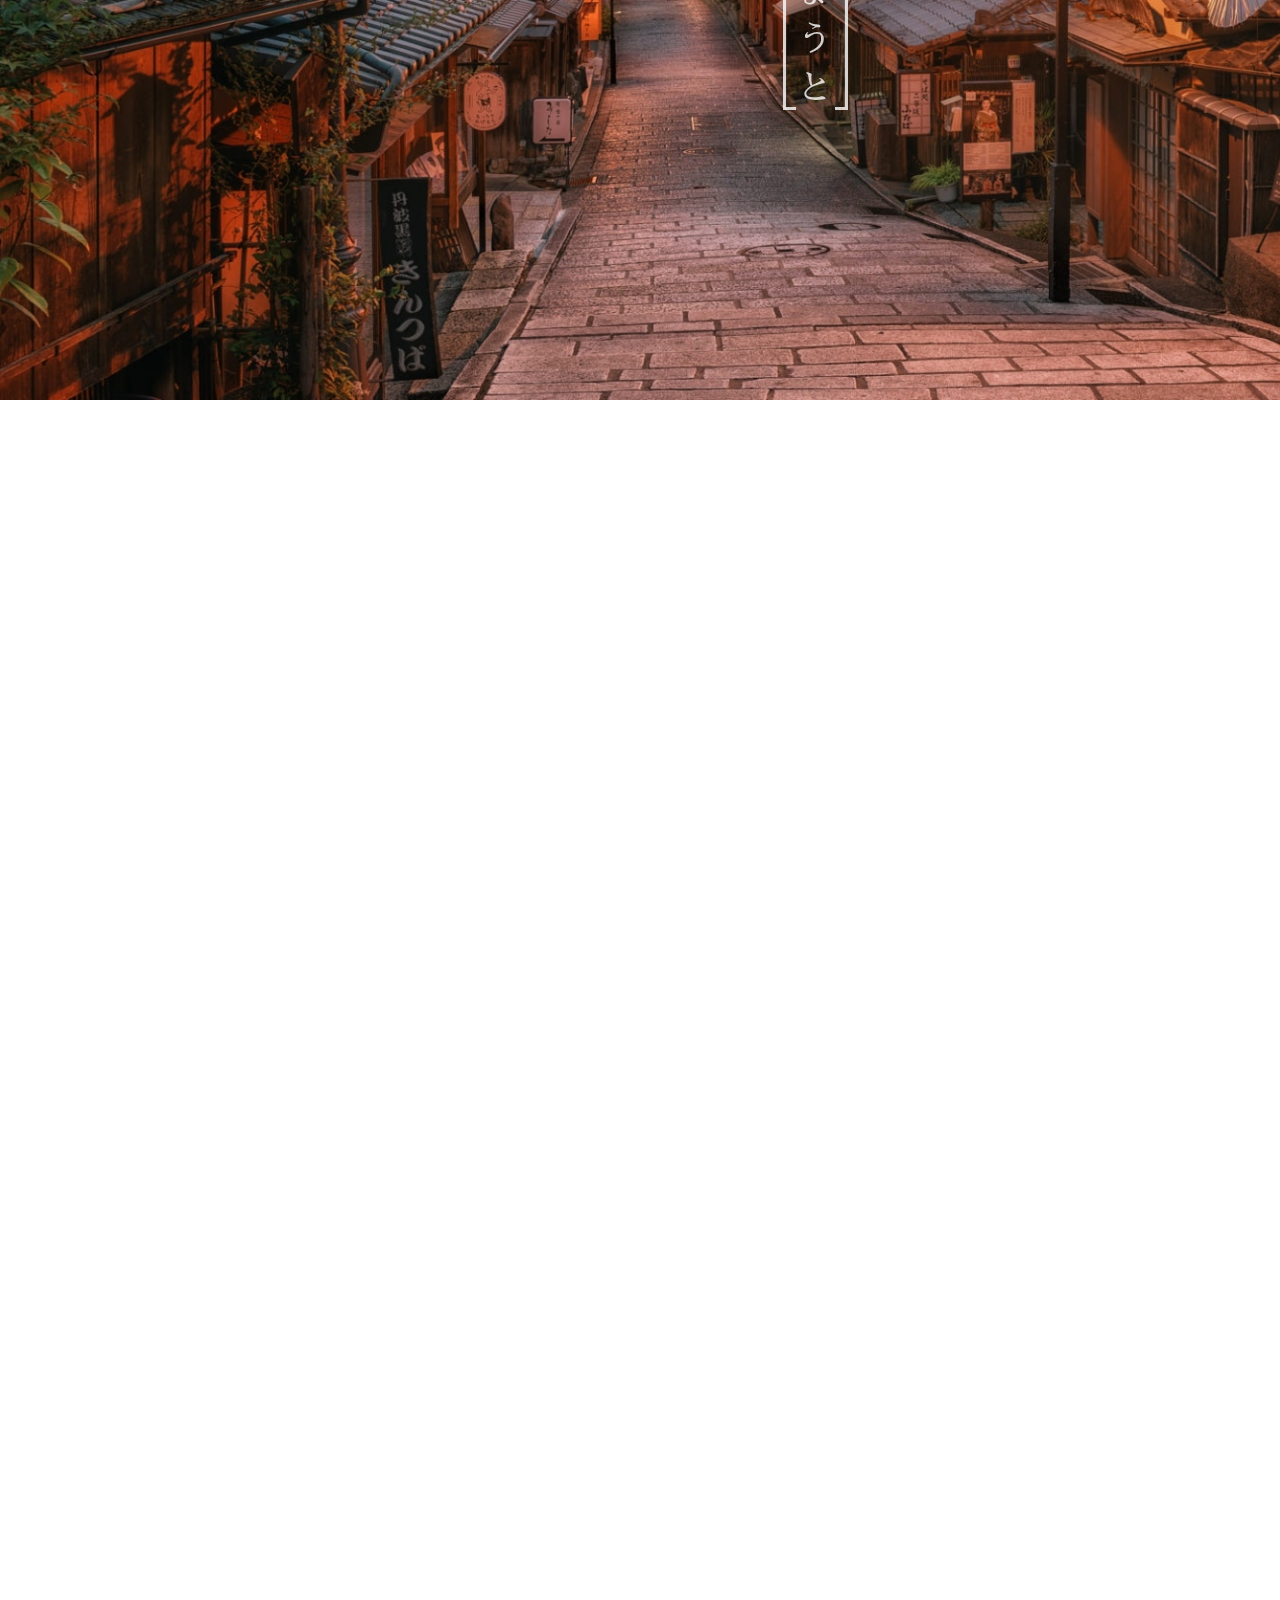
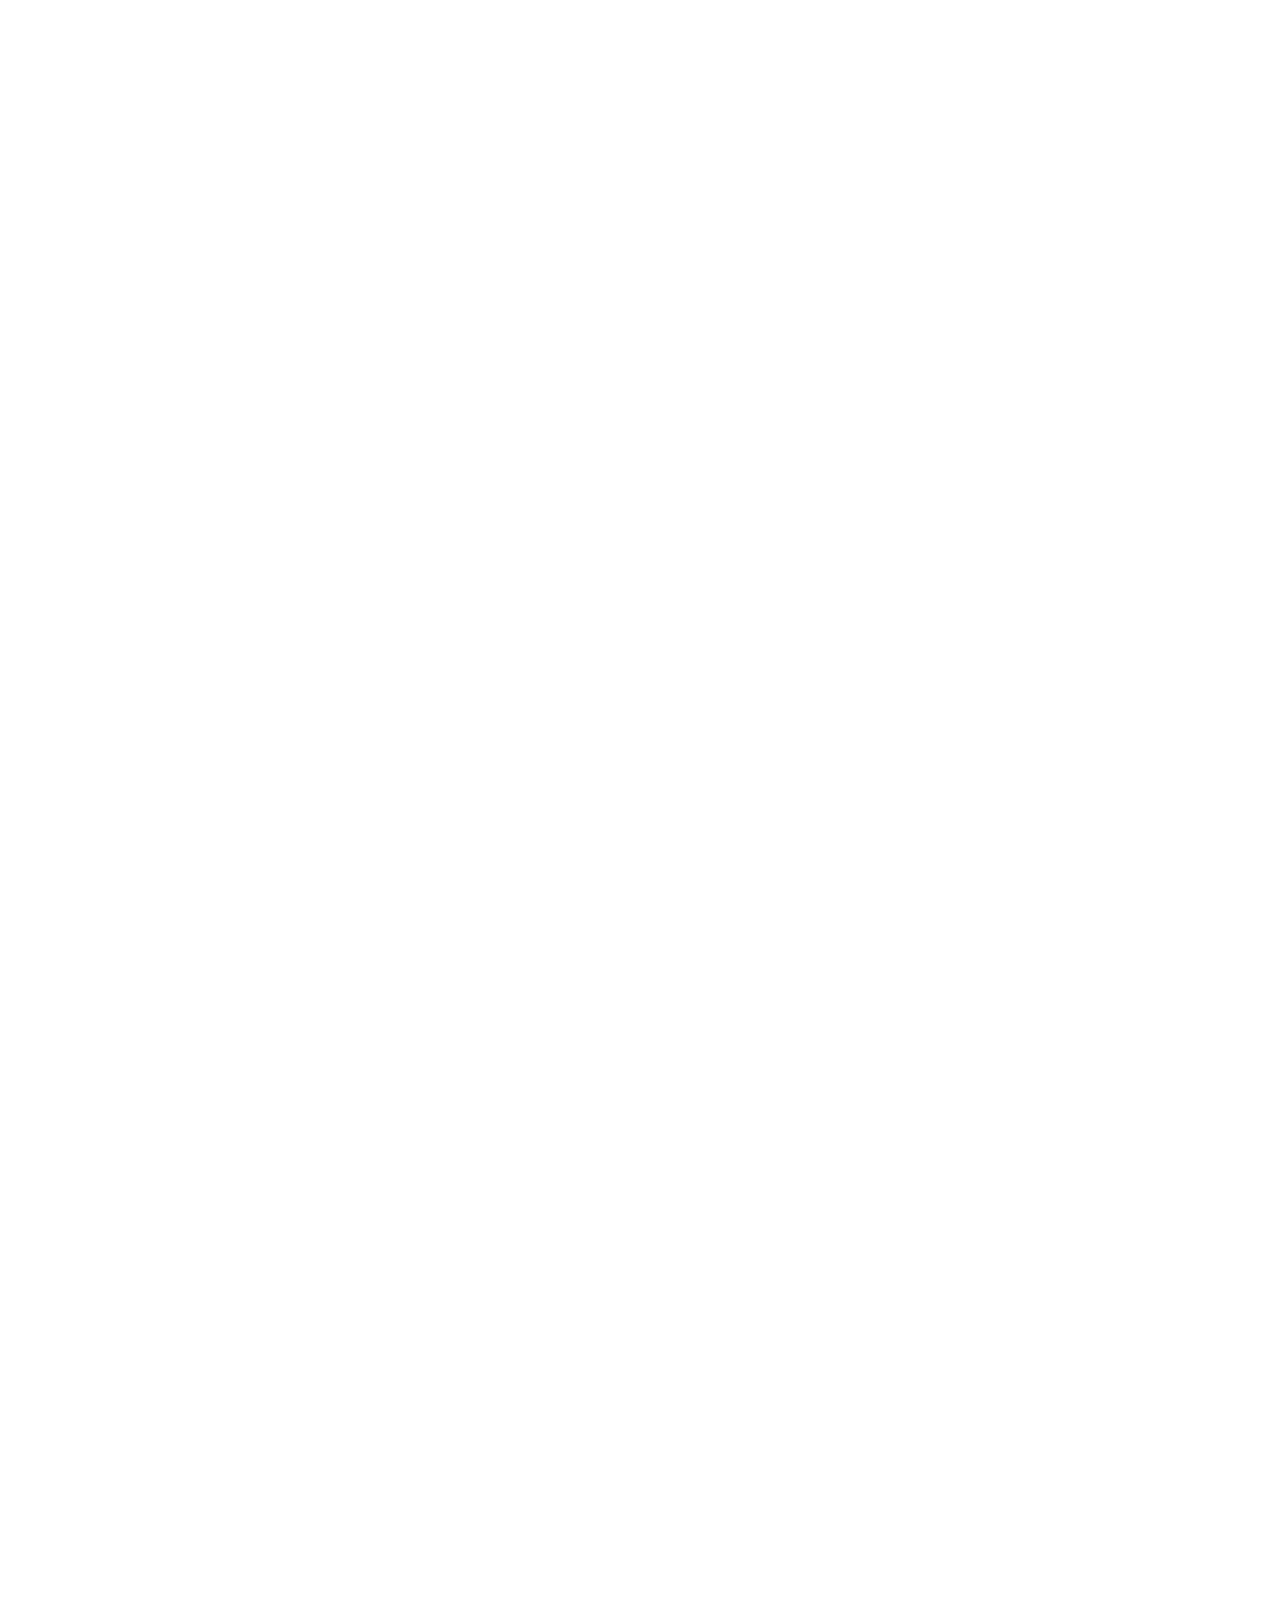
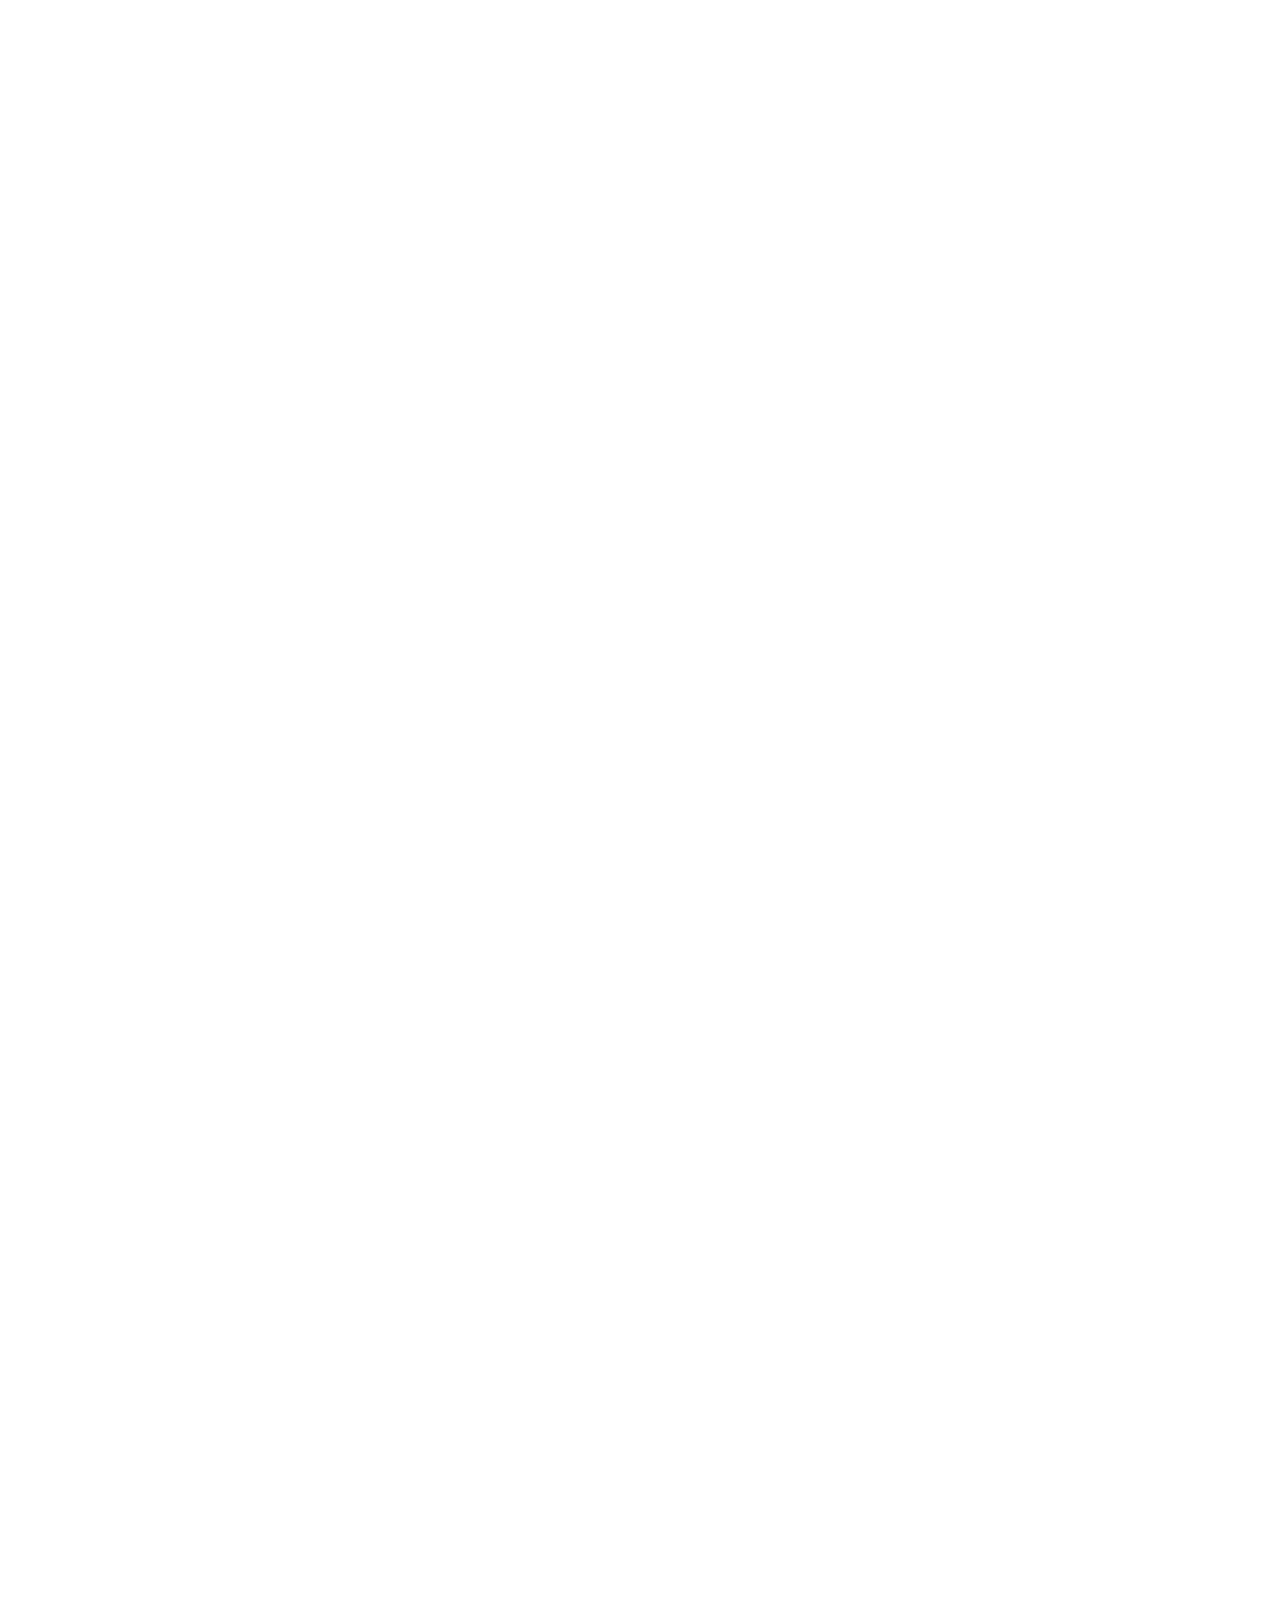
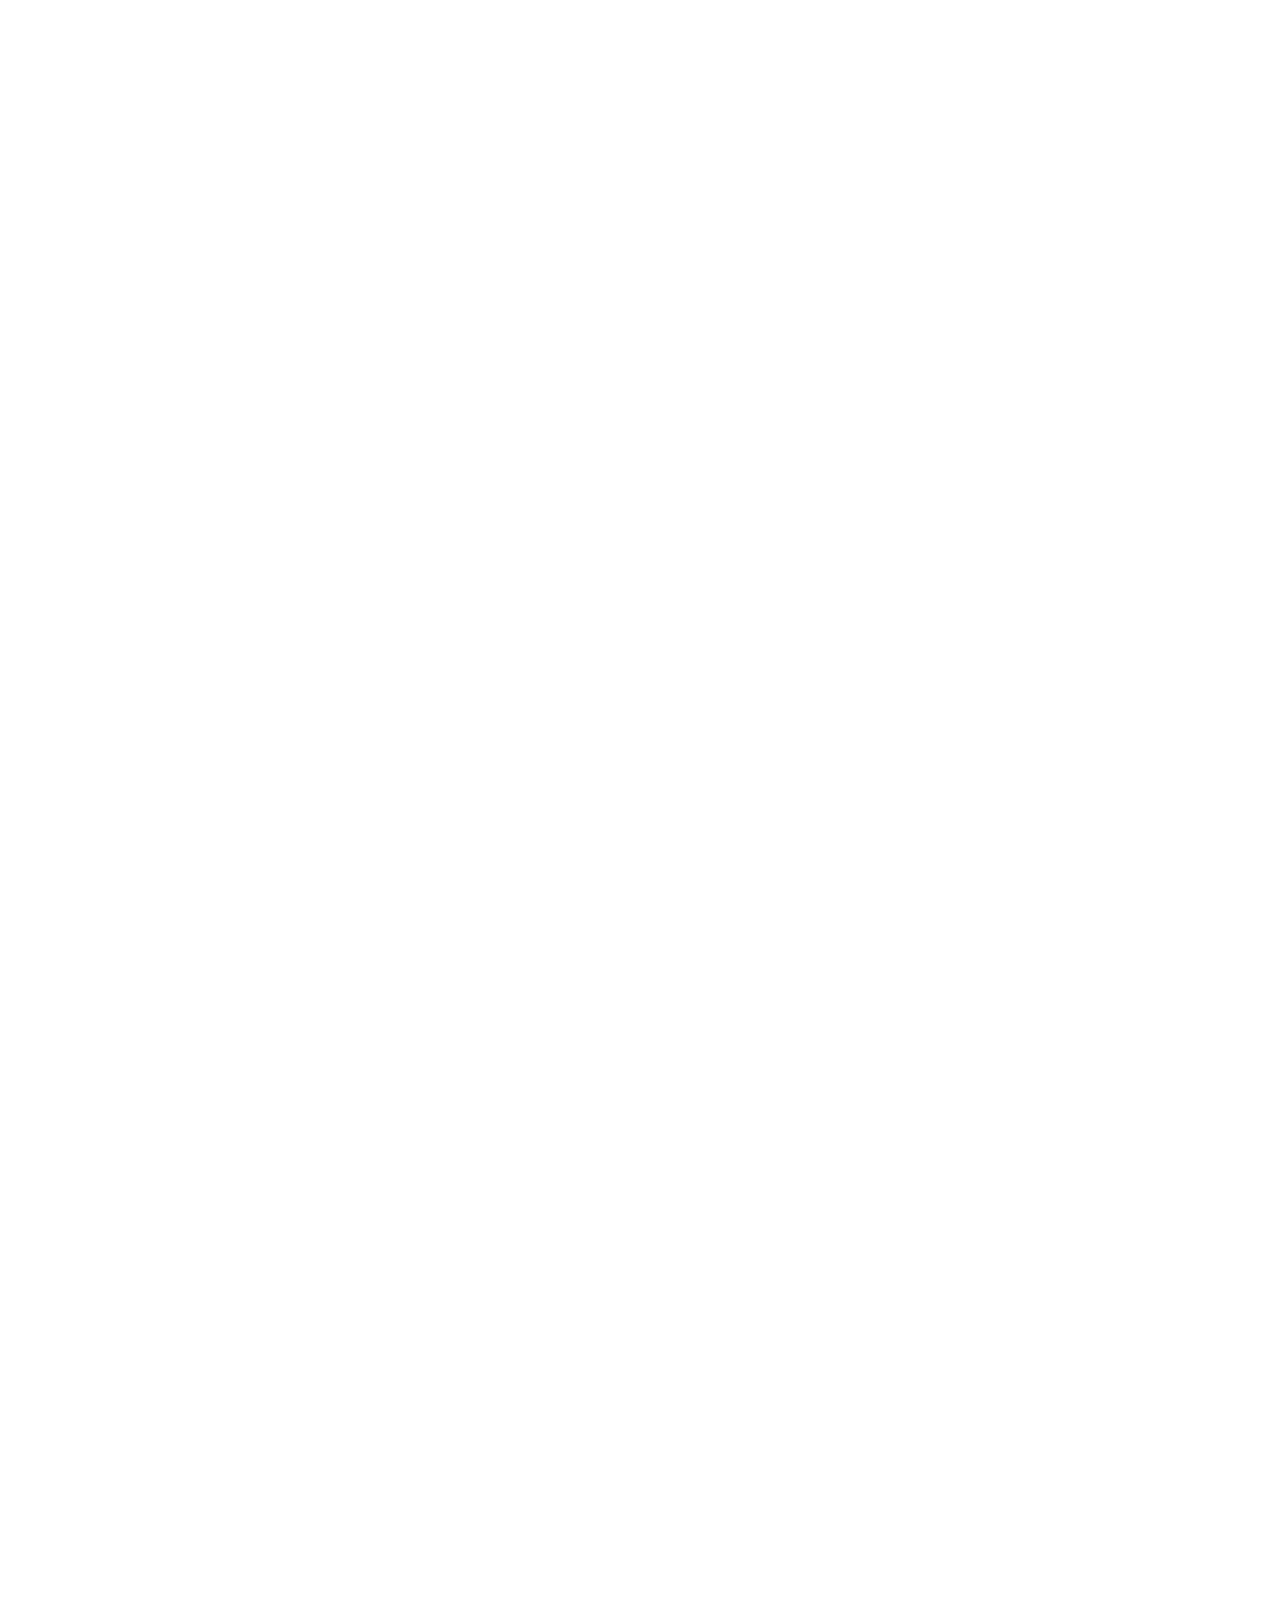
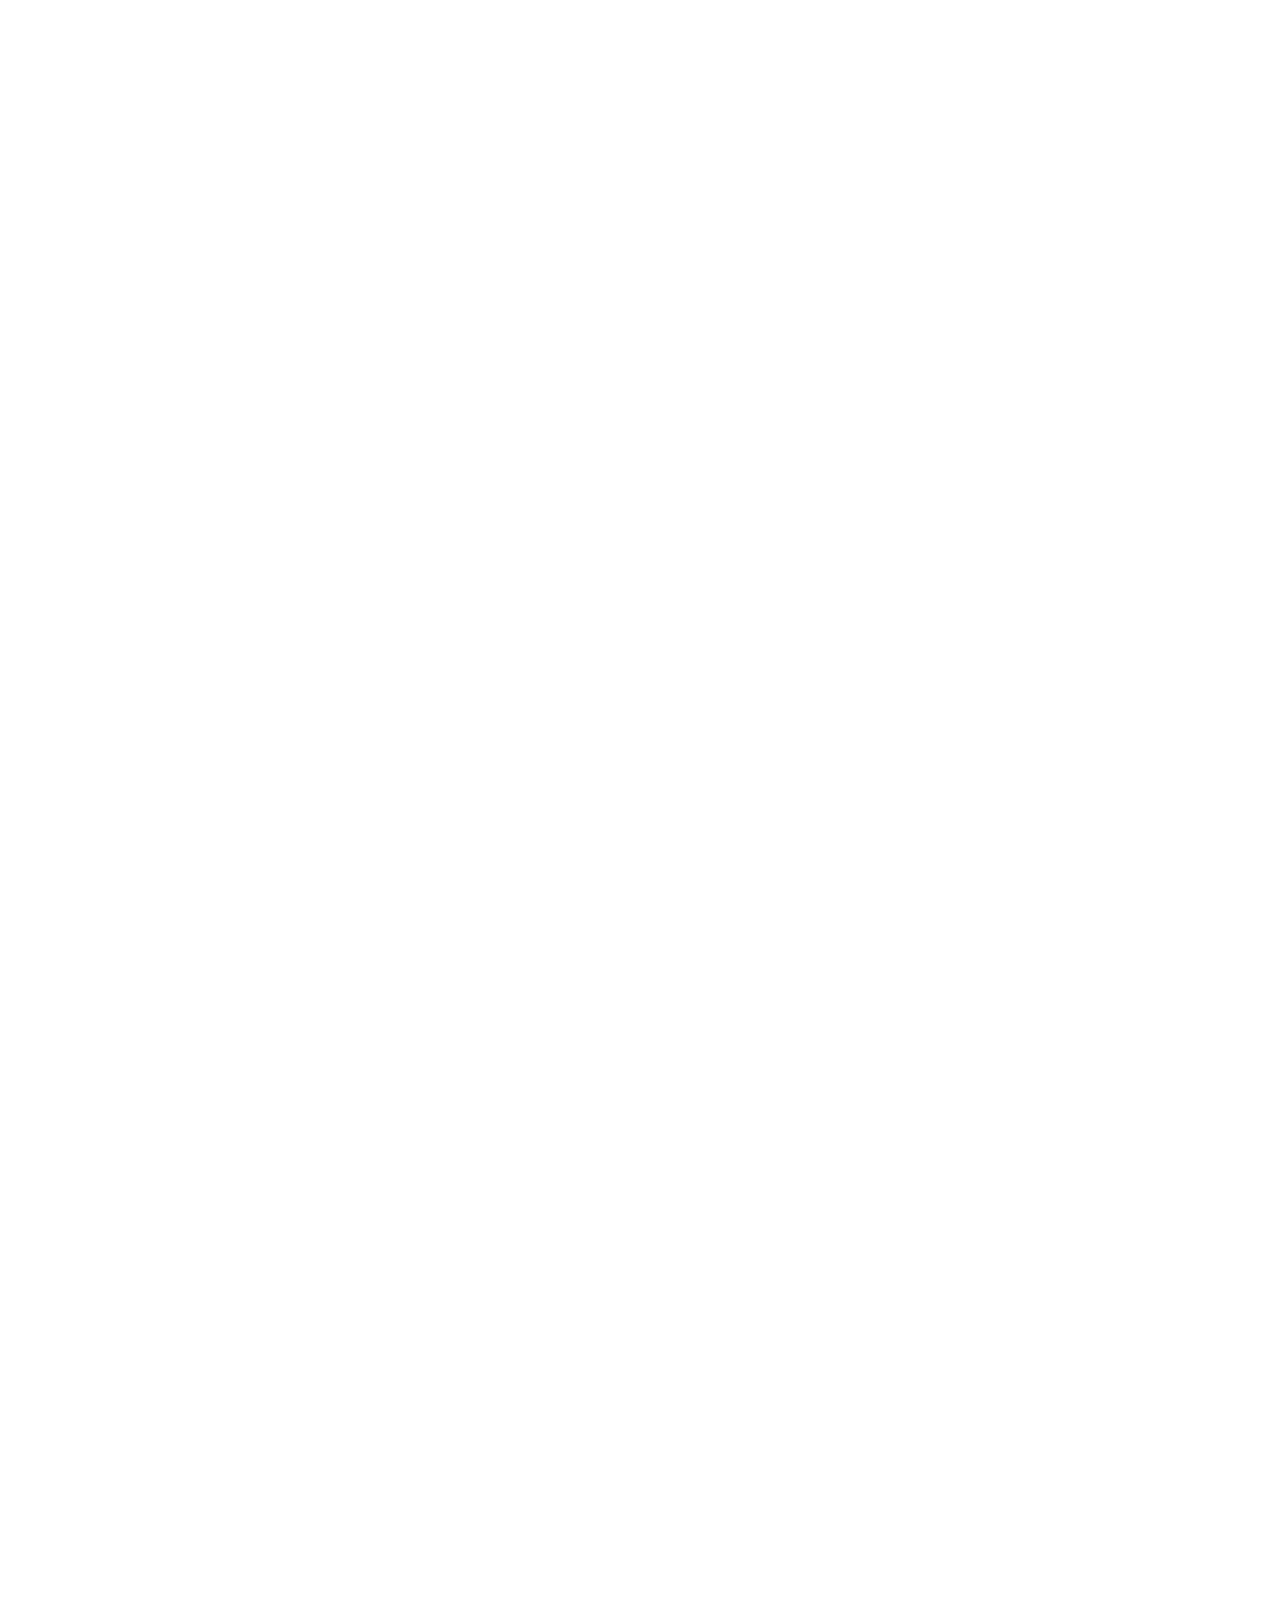
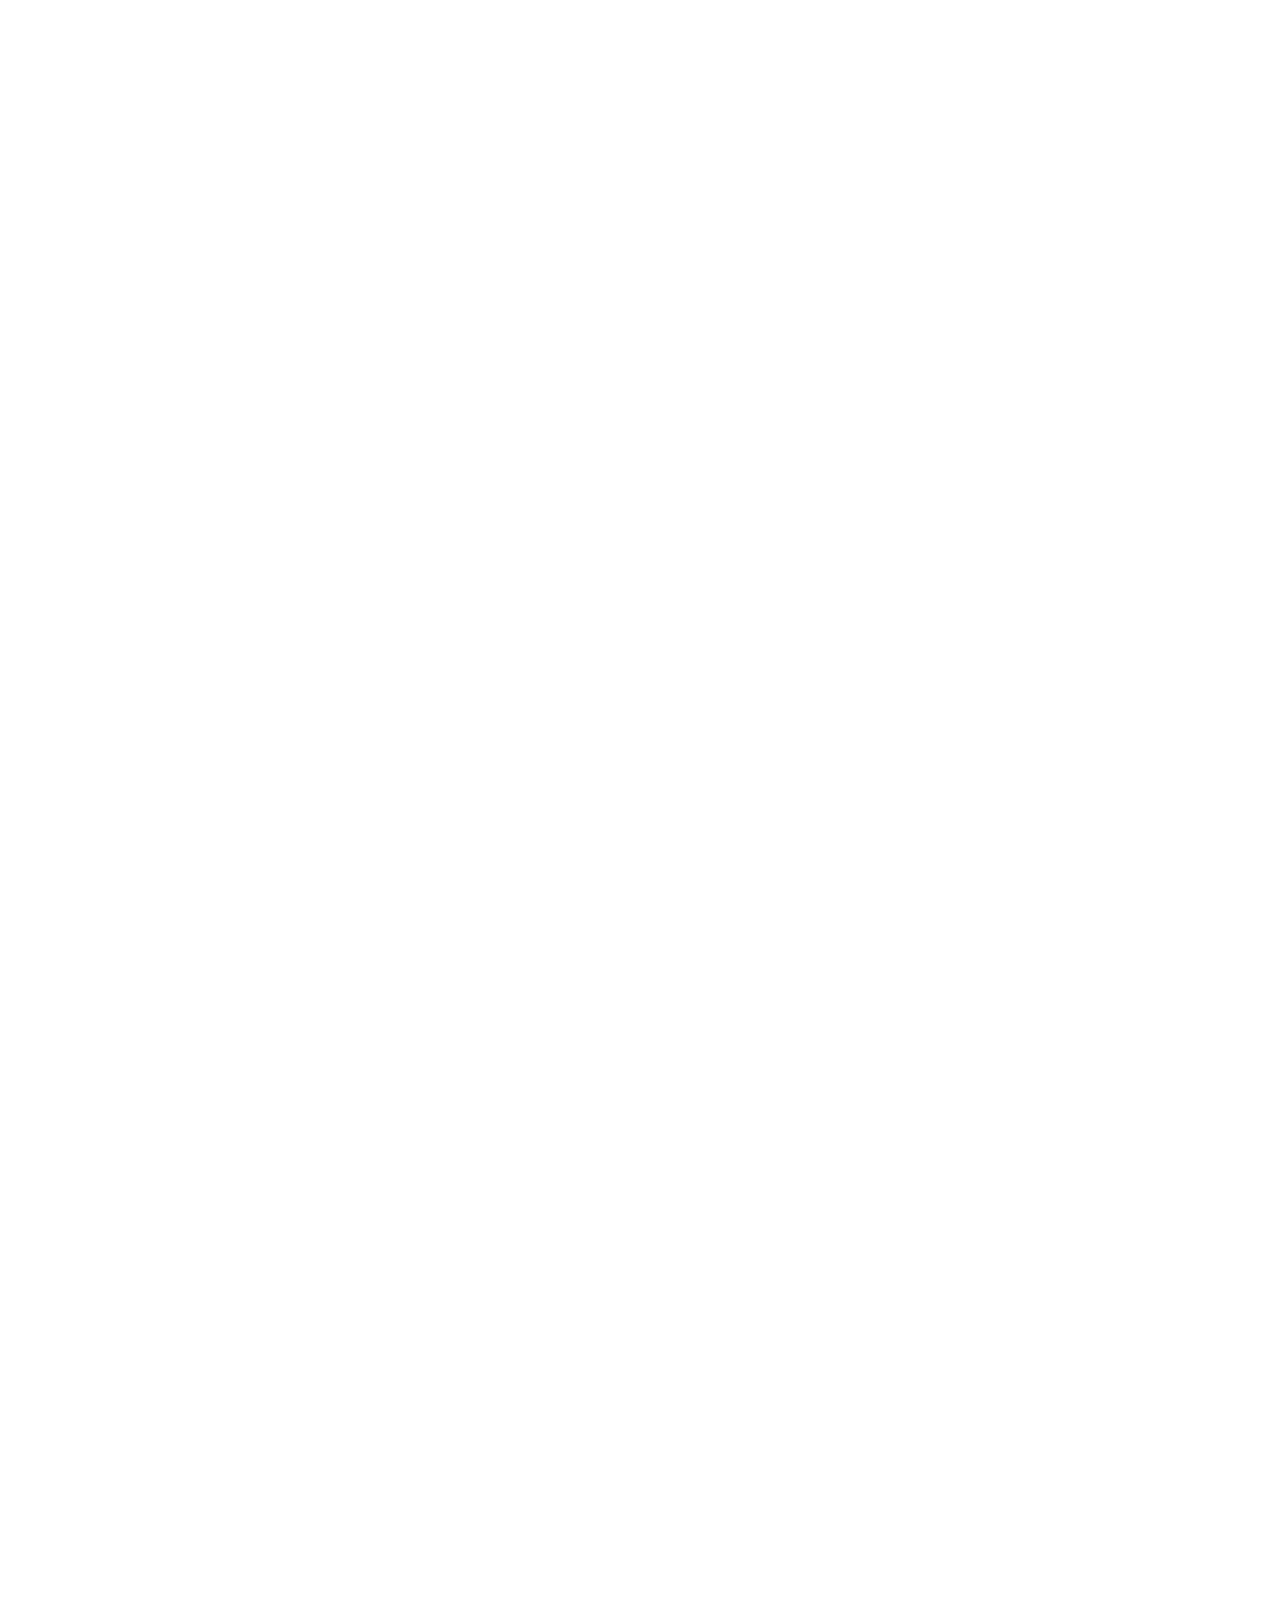
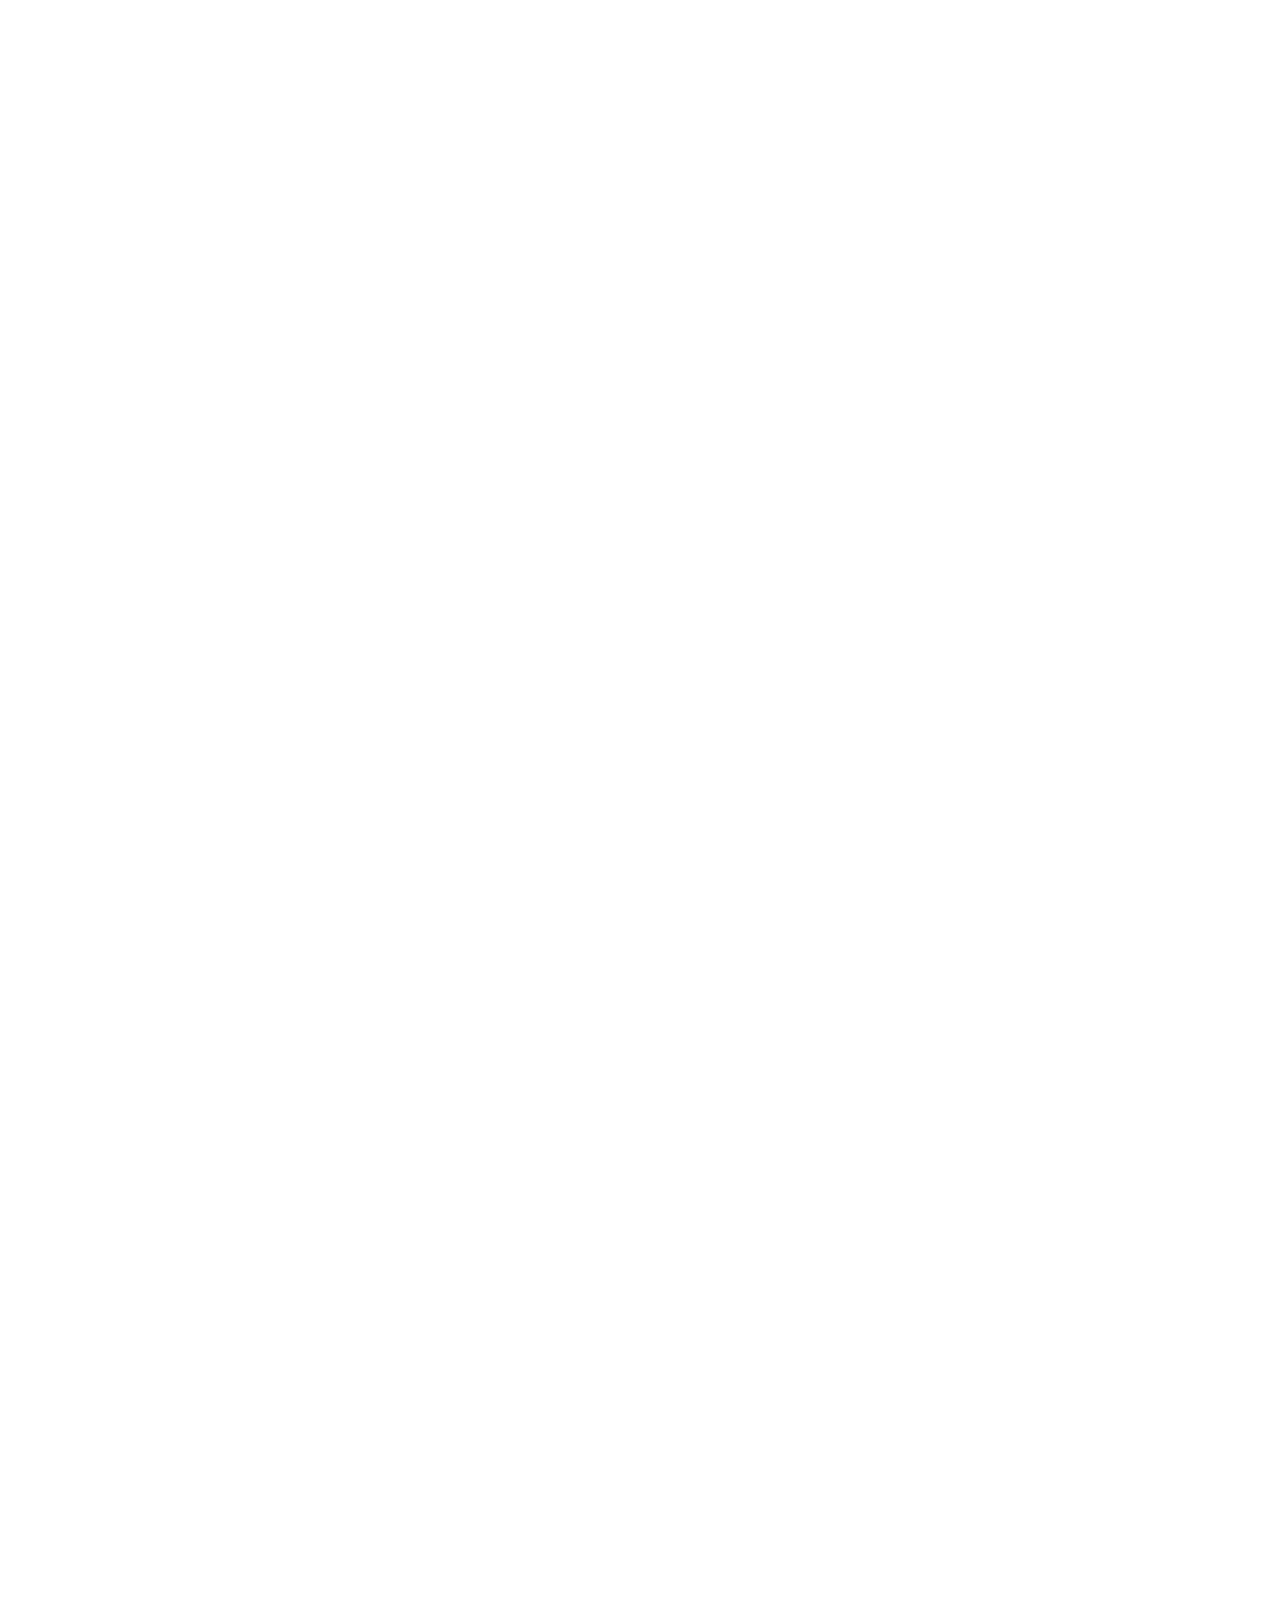
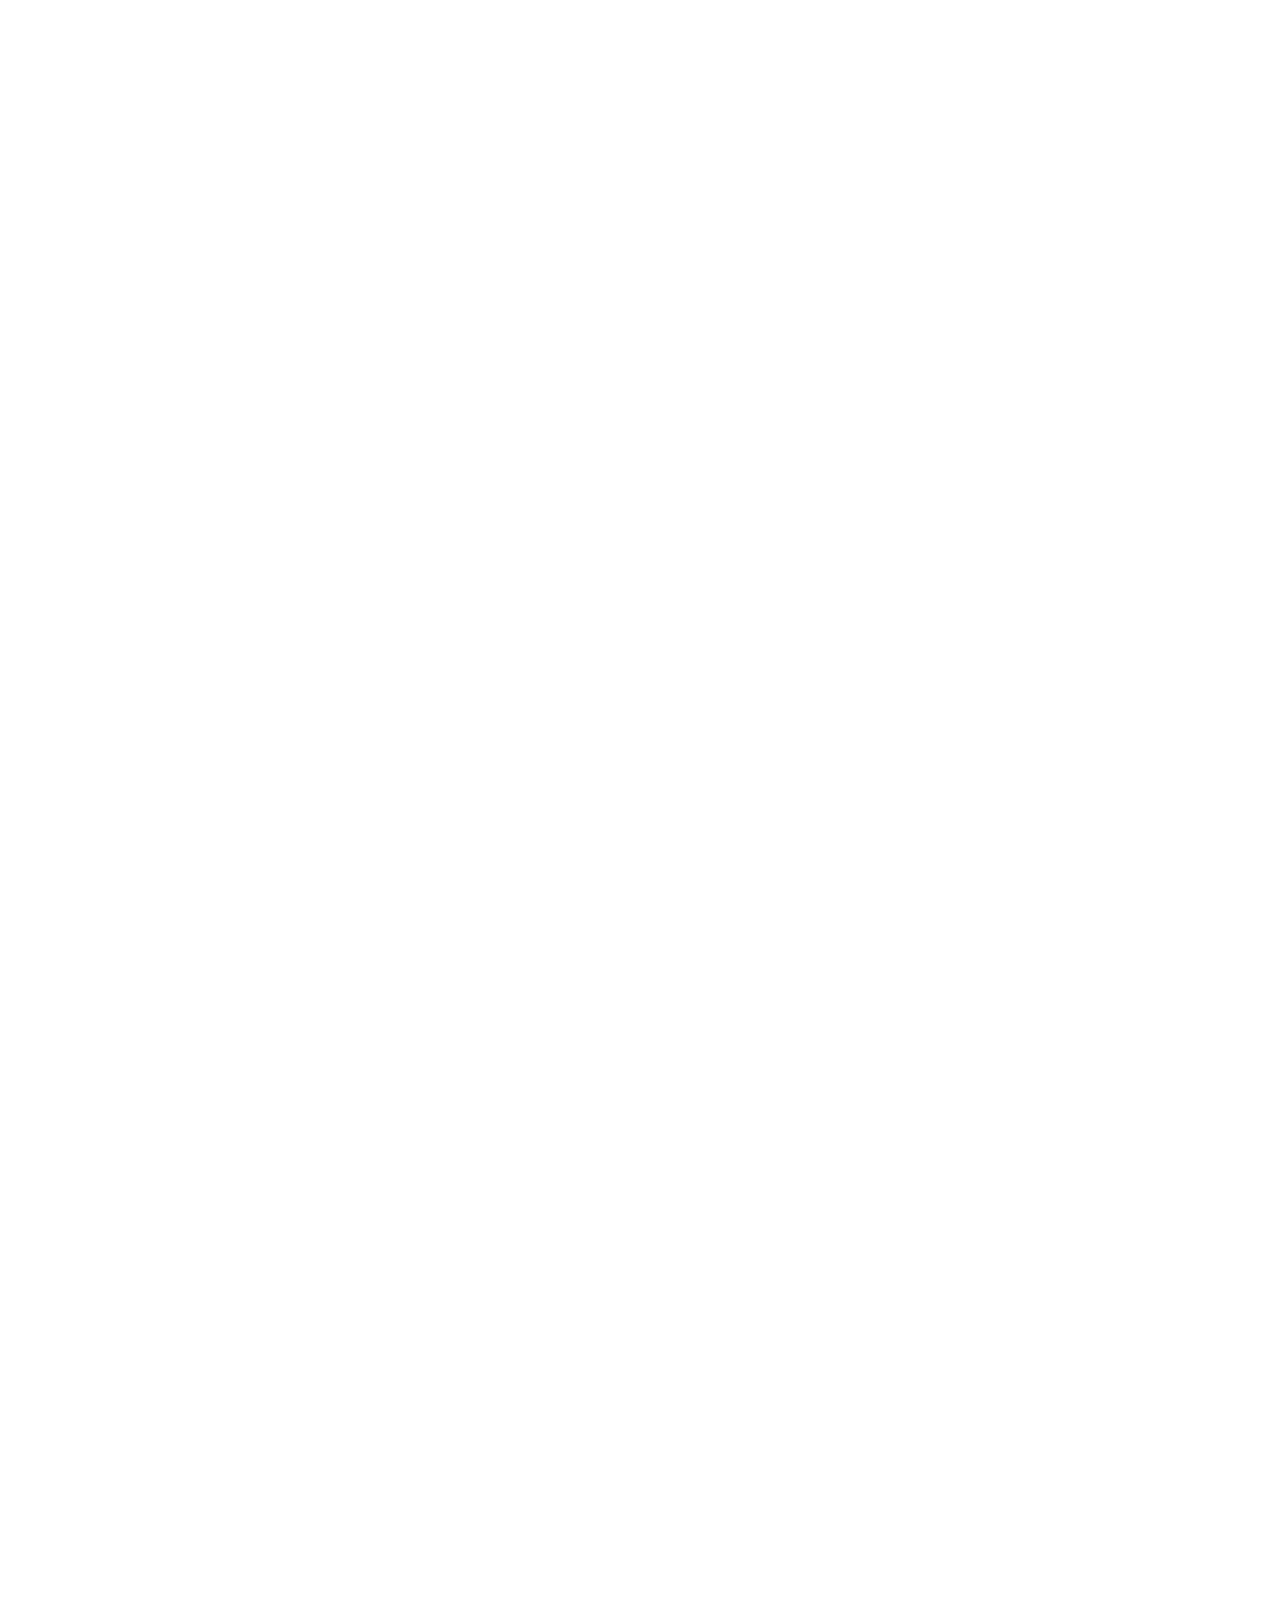
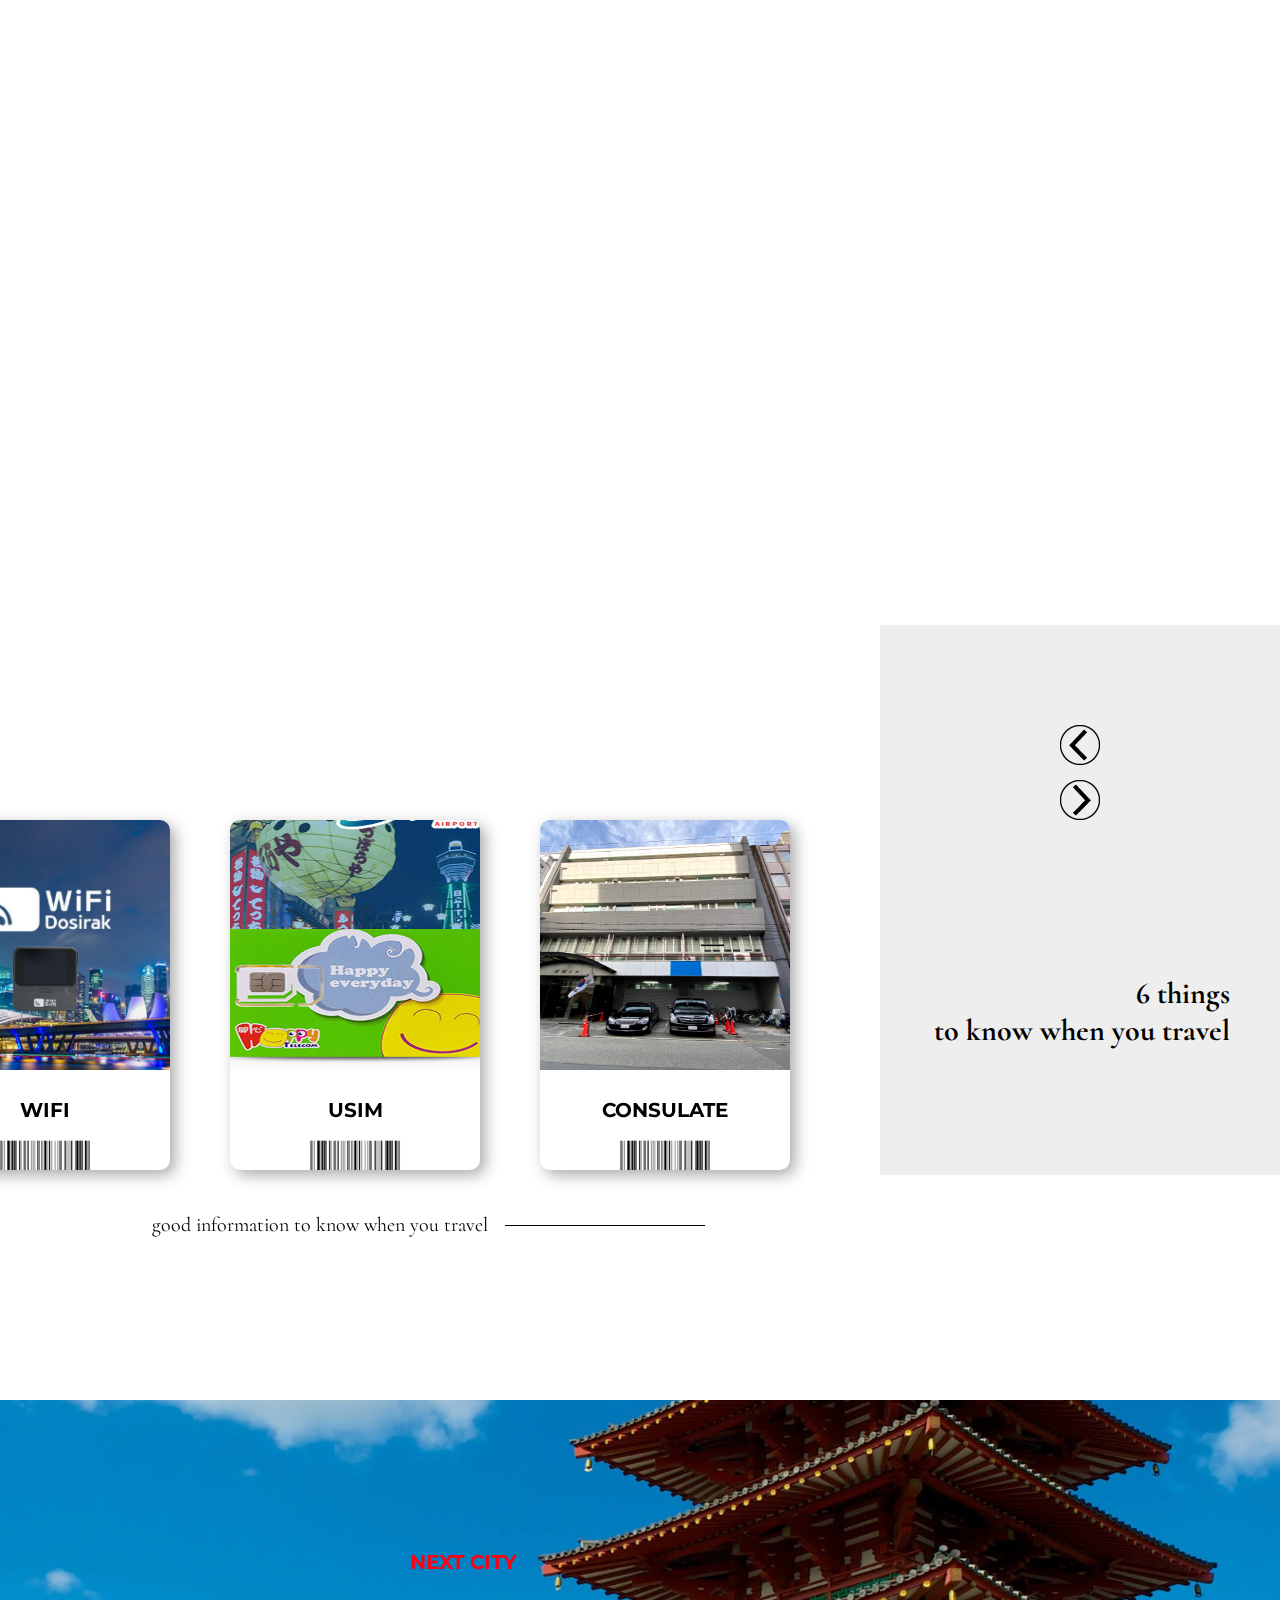
<file: kyoto.html>
<!DOCTYPE html>
<html lang="ko">
<head>
    <meta charset="UTF-8">
    <meta http-equiv="X-UA-Compatible" content="IE=edge">
    <meta name="viewport" content="width=device-width, initial-scale=1.0">
    <title>KYOTO</title>
    <link rel="preconnect" href="https://fonts.googleapis.com">
<link rel="preconnect" href="https://fonts.gstatic.com" crossorigin>
<link href="https://fonts.googleapis.com/css2?family=Cormorant:ital,wght@0,300;0,400;0,500;0,600;0,700;1,300;1,400;1,500;1,600;1,700&display=swap" rel="stylesheet">
<link rel="preconnect" href="https://fonts.googleapis.com">
<link rel="preconnect" href="https://fonts.gstatic.com" crossorigin>
<link href="https://fonts.googleapis.com/css2?family=Montserrat:ital,wght@0,100;0,200;0,300;0,400;0,500;0,600;0,700;0,800;0,900;1,100;1,200;1,300;1,400;1,500;1,600;1,700;1,800;1,900&" rel="stylesheet"> 
<link rel="preconnect" href="https://fonts.googleapis.com">
<link rel="preconnect" href="https://fonts.gstatic.com" crossorigin>
<link href="https://fonts.googleapis.com/css2?family=Roboto+Slab:wght@100;200;300;400;500;600;700;800;900&display=swap" rel="stylesheet">
    <link rel="shortcut icon" href="icons/favicon.ico">
    <link rel="stylesheet" href="css/css_sub.css">
    <script src="https://ajax.googleapis.com/ajax/libs/jquery/3.6.0/jquery.min.js"></script>
    <script src="script/script_kyoto.js"></script>
</head>
<body>
    <div id="wrap">
        <!-- main -->
        <div id="main">
            <!-- header -->
            <header>
                <h1 id="logo"><img src="icons/logo.png" alt="로고"></h1>
                <div id="header_right">
                    <h2>EN</h2>
                    <ul id="menu_bt">
                        <li></li>
                        <li></li>
                        <li></li>
                    </ul>
                </div>
            </header>
            <!-- main_box1 -->
            <div id="main_box1">
                <ul id="navigation">
                    <li>
                        <h4>HOME</h4>
                    </li>
                    <li>
                        <h4>KYOTO</h4>
                    </li>
                    <li>
                        <h4>TRAVEL TIPS</h4>
                    </li>
                    <li>
                        <h4>KYOTO</h4>
                    </li>
                </ul>
                <div id="main_slide_box">
                    <ul id="main_slide_text">
                        <li>
                            <h2>Make<br> <span>memories in</span> <br> Kyoto, which<br> has a tradition.</h2>
                        </li>
                        <li>
                            <h2></h2>
                        </li>
                    </ul>
                    <div id="main_slide_prevbt"></div>
                    <div id="main_slide_nextbt"></div>
                </div>      
            </div>
            <!-- main_box2 -->
            <div id="main_box2">
                <ul id="main_sns">
                    <li><a href="https://www.facebook.com/joinjroute/"><img src="icons/sns1.png" alt="페이스북"></a></li>
                    <li><a href="https://www.instagram.com/jnto_join_jroute/"><img src="icons/sns2.png" alt="인스타그램"></a></li>
                    <li><a href="https://www.youtube.com/channel/UChFpLm_nPFZlLXNcCpLPa-A"><img src="icons/sns3.png" alt="유튜브"></a></li>
                </ul>
                <div id="main_bg_text">
                    <h5>Tourist attractions in Kyoto</h5>
                    <p>Kyoto, which is full of world-famous specialties such as Japan's highly sophisticated culture, gourmet, and beautiful countryside</p>
                </div>
                <div id="main_mouse">
                    <div id="main_mousewheel"></div>
                </div>
            </div>
            <!-- bg -->
                <ul id="slide_bg">
                    <li><img src="kyoto/Kiyomizudera4.jpg" alt=""></li>
                    <li><img src="kyoto/Fushimi_Inari_taisha_Shrine5.jpg" alt=""></li>
                    <li><img src="kyoto/Kinkakuji_Temple4.jpg" alt=""></li>
                    <li><img src="kyoto/Kiyomizudera5.jpeg" alt=""></li>
                </ul>
            <div id="main_gauge">
                <video src="KakaoTalk_20220426_144825727.mp4" loop muted autoplay></video>
                <h3>KYOTO</h3>
            </div>     
            <!-- menu -->
            <div id="menu_popup">
                <ul id="menu_popup_menu">
                    <li><a href="https://dexterkim.github.io/portfolio/">HOME</a></li>
                    <li>KYOTO
                        <ul class="sub">
                            <li>- Fushimi Inari taisha Shrine</li>
                            <li>- Kiyomizudera</li>
                            <li>- Sanjusangendo Temple</li>
                            <li>- Kinkakuji & Ginkakuji</li>
                            <li>- Gion Matsuri</li>
                        </ul>
                    </li>
                    <li>TRAVEL TIPS</li>
                    <li><a href="index.html">OSAKA</a></li>
                </ul>
            </div>
            <!-- main_box3 -->
            <div id="main_box3">
                <h5>© City of Kyoto and Kyoto City Tourism Association All rights reserved.</h5>
                <h5>Copyright © JAPAN National Tourism Organization.</h5>
            </div>
        </div>
        <!-- kyoto -->
        <div id="page3">
            <img src="kyoto/Kiyomizu-Zaka Street.jpg" alt="교토배경" id="page3_start">
            <img src="kyoto/kyoto1_title1.png" alt="큰타이틀한자" id="kyoto1_title1">
            <img src="kyoto/kyoto1_title2.png" alt="작은타이틀한자" id="kyoto1_title2">
            <img src="kyoto/Kinkakuji Temple2.jpg" alt="교토배경2" id="page3_end">
        </div>
        <!-- travel tips -->
        <div id="page4">
            <div id="travel_tipsbox">
                <h2>Travel Tips</h2>
                <h3>Check out tips to make your trip more valuable.</h3>
                <div id="travel_slidebox">
                    <ul id="travel_slide">
                        <li>
                            <a href="https://www.wifidosirak.com/v3/index.aspx">
                                <img src="images/poketwifi.jpg" alt="포켓와이파이" class="travle_img1">
                                <h4>WIFI</h4>
                                <img src="images/barcode.jpg" alt="바코드" class="travle_img2">
                            </a>
                        </li>
                        <li>
                            <img src="images/usim.jpg" alt="" class="travle_img1">
                            <h4>USIM</h4>
                            <img src="images/barcode.jpg" alt="바코드" class="travle_img2">
                        </li>
                        <li>
                            <a href="https://overseas.mofa.go.kr/jp-osaka-ko/index.do">
                                <img src="images/Consulate.jpg" alt="" class="travle_img1">
                                <h4>CONSULATE </h4>
                                <img src="images/barcode.jpg" alt="바코드" class="travle_img2">
                            </a>
                        </li>
                        <li>
                            <img src="images/kansai_thru_pass.jpg" alt="" class="travle_img1">
                            <h4>KANSAI THRU PASS</h4>
                            <img src="images/barcode.jpg" alt="바코드" class="travle_img2">
                        </li>
                        <li>
                            <img src="images/osaka_amaizing_pass.jpg" alt="" class="travle_img1">
                            <h4>OSAKA AMAIZING PASS</h4>
                            <img src="images/barcode.jpg" alt="바코드" class="travle_img2">
                        </li>
                        <li>
                            <img src="images/hospital.jpg" alt="" class="travle_img1">
                            <h4>HOSPITAL</h4>
                            <img src="images/barcode.jpg" alt="바코드" class="travle_img2">
                        </li>
                    </ul>
                </div>
                <div id="travel_btbox">
                    <div id="travel_prevbt">
                        <img src="icons/prev_bt4.png" alt="이전4">
                    </div>
                    <div id="travel_nextbt">
                        <img src="icons/next_bt4.png" alt="다음4">
                    </div>
                    <h3>6 things <br>to know when you travel</h3>
                </div>
                <div id="travel_textbox">
                    <h4>good information to know when you travel</h4>
                    <div id="travel_line"></div>
                </div>
            </div>
        </div>
        <!-- 오사카 -->
        <div class="osaka">
            <div id="osaka_left">
                <h5>NEXT CITY</h5>
                <h2>OSAKA</h2>
            </div>
            <div id="osaka_right">
                <a href="index.html"><img src="icons/arrow4.png" alt="화살표4"></a>
            </div>
        </div>
     </div>
     <footer>
            <h1 id="footer_left"><a href="https://www.japan.travel/ko/destinations/kansai/kyoto/"><img src="icons/logo.png" alt="풋터로고"></a></h1>
            <div id="footer_center">
                <h2>KYOTO</h2>
                <p>Copyright © Japan National Tourism Organization.</p>
            </div>
            <div id="footer_right">
                <ul>
                    <li>
                        <a href="https://www.facebook.com/joinjroute/">
                            <img src="icons/sns1_1.png" alt="페이스북">
                            <h3>Facebook</h3>
                        </a>
                    </li>
                    <li>
                        <a href="https://www.instagram.com/jnto_join_jroute/">
                            <img src="icons/sns2_1.png" alt="인스타그램">
                            <h3>Instagram</h3>
                        </a>
                    </li>
                    <li>
                        <a href="https://www.youtube.com/channel/UChFpLm_nPFZlLXNcCpLPa-A">
                            <img src="icons/sns3_1.png" alt="유튜브">
                            <h3>Youtube</h3>
                        </a>
                    </li>
                </ul>
                <p>TEl 010.5013.5875 <br>digain by. KIM SANGWON</p>
            </div>
    </footer>
  









  
            <!-- 가로간 긴영역 분리 -->
            <div id="page3_box">
                <!-- kyoto1 -->
                <div id="page3_box1">
                    <div id="kyoto1_left">
                    <img src="kyoto/Kiyomizu-Zaka Street.jpg" alt="오사카배경">
                    <div id="kyoto_titlebox">
                        <img src="kyoto/kyoto1_title1.png" alt="큰타이틀한자" class="kyoto1_title1">
                        <img src="kyoto/kyoto1_title2.png" alt="작은타이틀한자" class="kyoto1_title2">
                        <div id="kyoto1_left_textbox1">
                            <h4>KYOTO is a charming, relaxed city <br>best known for its food, fun and nightlife</h4>
                            <p>—with some history and culture peeking through</p>
                        </div>
                    </div>
                    
                    <div id="kyoto1_left_textbox2">
                        <div id="kyoto1_left_textbox2_left">
                            <h3>Kansai</h3>
                            <h4>day   3</h4>
                        </div>
                        <div id="kyoto1_left_textbox2_right">
                            <p>Bright, gaudy and playful: <span>KYOTO</span> provides ample amusement with little pretension</p>
                        </div>
                    </div>
                </div>
                <div id="kyoto1_right">
                    <img src="images/circle_half.png" alt="반원">
                    <h2>KYOTO</h2>
                    <img src="icons/arrow1.jpg" alt="화살표" id="kyoto1_arrow1">
                </div>
                </div>

                <!-- 후시미 이나리신사 -->
                <div id="page3_box2">
                    <div id="fiushimi_inari_left">
                        <div id="fiushimi_inari_slidebox">
                            <ul id="fiushimi_inari_slide">
                                <li></li>
                                <li></li>
                                <li></li>
                            </ul>
                        </div>
                        <div id="fiushimi_inari_nextbt">
                            <img src="icons/next_bt2.png" alt="이전버튼">
                        </div>
                        <div id="fiushimi_inari_prevbt">
                            <img src="icons/prev_bt2.png" alt="다음버튼">
                        </div>
                        <ul id="fiushimi_inari_slidebt">
                            <li></li>
                            <li></li>
                            <li></li>
                        </ul>
                    </div>
                    <div id="fiushimi_inari_right">
                        <h3>day3</h3>
                        <h2>Fiushimi inari</h2>
                        <p>Fushimi Inari-taisha is the head shrine of the kami Inari, located in Fushimi-ku, Kyoto, Kyoto Prefecture, Japan. The shrine sits at the base of a mountain also named Inari which is 233 metres (764 ft) above sea level, and includes trails up the mountain to many smaller shrines which span 4 kilometres (2.5 mi) and take approximately 2 hours to walk up. <br><br><br>Inari was originally and remains primarily the kami of rice and agriculture, but merchants and manufacturers also worship Inari as the patron of business[citation needed]. Each of Fushimi Inari-taisha's roughly thousand torii was donated by a Japanese business.
                        </p>
                        <div id="fiushimi_inari_bt">
                            <img src="icons/arrow2.png" alt="화살표2">
                        </div>
                    </div>
                    <div class="kyoto_line">
                        <ul class="kyoto_line_circle">
                            <li></li>
                            <li></li>
                        </ul>
                        <h3 class="kyoto_line_text1">Fiushimi inari</h3>
                        <h4>Continue scrolling</h4>
                    </div>
                </div>

                <!-- 기요미즈데라 -->
                <div id="page3_box3">
                    <div id="kiyomizudera_left">
                        <img src="images/Kiyomizudera.jpg" alt="기요미즈데라1" id="kiyomizudera1">
                        <img src="images/Kiyomizudera2.jpg" alt="기요미즈데라2" id="kiyomizudera2">
                        <img src="images/Kiyomizudera3.jpg" alt="기요미즈데라3" id="kiyomizudera3">
                    </div>
                    <div id="kiyomizudera_right">
                        <h3>day3</h3>
                        <h2>Kiyomizudera</h2>
                        <p>Kiyomizu-dera is a Buddhist temple located in eastern Kyoto, Japan. The temple is part of the Historic Monuments of Ancient Kyoto (Kyoto, Uji and Otsu Cities) UNESCO World Heritage site. <br><br><br>The temple was covered entirely by semi-transparent scaffolding while undergoing restoration works in preparation for the 2020 Olympics. Kiyomizu-dera was founded in the early Heian period.[2] The temple was founded in 778 by Sakanoue no Tamuramaro, and its present buildings were constructed in 1633, ordered by Tokugawa Iemitsu.
                        </p>
                        <div id="kiyomizudera_bt">
                            <img src="icons/arrow3.png" alt="화살표3">
                        </div>
                    </div>
                    <div class="kyoto_line">
                        <ul class="kyoto_line_circle">
                            <li></li>
                            <li></li>
                        </ul>
                        <h3 class="kyoto_line_text2">Kiyomizudera</h3>
                        <h4>Continue scrolling</h4>
                    </div>
                </div>

                <!-- 산주산겐도 -->
                <div id="page3_box4">
                    <div id="sanjusangendo_left">
                        <h3>day3</h3>
                        <h2>Sanjusangendo Temple</h2>
                        <img src="images/Sanjusangendo Temple.jpg" alt="산주산겐도">
                    </div>
                    <div id="sanjusangendo_text">
                        <p>Take a break in the recently redeveloped Tennoji Park .
                            On weekends, the lawns fill with happy young families 
                            picnicking and playing in the park, which is overshadowed
                             by the  massive Harukas Tower next door. This is the 
                            perfect place to get a sense of the surrounding 
                            geography before you depart for your next adventure. <br><br>
                            
                            Aside from being the oldest official temple in Japan, 
                            Shitennoji Temple boasts a five-storyed pagoda, unique 
                            architecture, and many seasonal festivities. </p>
                        <button id="sanjusangendo_bt">more</button>
                    </div>
                    <div id="sanjusangendo_right">
                        <img src="images/Sanjusangendo Temple2.jpg" alt="산주산겐도1" id="sanjusangendo1">
                        <img src="images/Sanjusangendo Temple3.jpg" alt="산주산겐도2" id="sanjusangendo2">
                    </div>
                    <div class="kyoto_line">
                        <ul class="kyoto_line_circle">
                            <li></li>
                            <li></li>
                        </ul>
                        <h3 class="kyoto_line_text3">Sanjusangendo Temple</h3>
                        <h4>Continue scrolling</h4>
                    </div>
                </div>

                <!-- 금각사 은각사-->
                <div id="page3_box5">
                    <div id="kinkakuji_temple">
                        <div id="kinkakuji_temple_left">
                            <div id="kinkakuji_slide_prevbt">
                                <img src="icons/prev_bt3.png" alt="이전3">
                            </div>
                            <div id="kinkakuji_slide_nextbt">
                                <img src="icons/next_bt3.png" alt="다음3 ">
                            </div>
                            <div id="kinkakuji_slidebox">
                            <ul id="kinkakuji_slide">
                                <li></li>
                                <li></li>
                                <li></li>
                            </ul>
                            </div>
                        </div>
                        <div id="kinkakuji_temple_right">
                            <h3>day4</h3>
                            <h2>Kinkakuji Temple</h2>
                            <p>Kinkaku-ji , officially named Rokuon-ji , is a Zen Buddhist temple in Kyoto, Japan. It is one of the most popular buildings in Kyoto, attracting many visitors annually. It is designated as a National Special Historic Site, a National Special Landscape and is one of 17 locations making up the Historic Monuments of Ancient Kyoto which are World Heritage Sites.</p>
                        </div>
                    </div>
                    <div id="ginkakuji">
                        <div id="ginkakuji_left">
                            <h2>Ginkakuji</h2>
                            <p>Ginkaku-ji (lit. "Temple of the Silver Pavilion"), officially named Jishō-ji ( lit. "Temple of Shining Mercy"), is a Zen temple in the Sakyo ward of Kyoto, Japan. It is one of the constructions that represents the Higashiyama Culture of the Muromachi period.</p>
                        </div>
                        <div id="ginkakuji_right">
                            <div id="ginkakuji_slide_prevbt">
                                <img src="icons/prev_bt3.png" alt="이전3">
                            </div>
                            <div id="ginkakuji_slide_nextbt">
                                <img src="icons/next_bt3.png" alt="다음3 ">
                            </div>
                            <div id="ginkakuji_slidebox">
                            <ul id="ginkakuji_slide">
                                <li></li>
                                <li></li>
                                <li></li>
                            </ul>
                            </div>
                        </div>
                    </div>
                    <div class="kyoto_line">
                        <ul class="kyoto_line_circle">
                            <li></li>
                            <li></li>
                        </ul>
                        <h3 class="kyoto_line_text4">Kinkakuji & Ginkakuji</h3>
                        <h4>Continue scrolling</h4>
                    </div>
                </div>
                <!-- 기온마츠리 -->
                <div id="page3_box6">
                    <div id="gionmatsuri_left">
                        <img src="images/Gion Matsuri.png" alt="기온마츠리1" id="gionmatsuri1">
                        <img src="images/Gion Matsuri2.jpg" alt="기온마츠리2" id="gionmatsuri2">
                    </div>
                    <div id="gionmatsuri_text">
                        <h3>day4</h3>
                        <h2>Gion Matsuri</h2>
                        <p>The Gion Festival takes place annually during the month of July in Kyoto and is one of the most famous and largest festivals in Japan. It is formally part of Japan's indigenous, nature-based Shinto faith, and its original purposes were purification and pacification of disease-causing entities. There are many ceremonies held during the festival, but it is best known for its two Yamaboko Junkō processions of floats, which take place on July 17 and 24. </p>
                        <button id="gionmatsuri_bt">more</button>
                    </div>
                    <div id="gionmatsuri_right">
                        <img src="images/Gion Matsuri3.png" alt="기온마츠리3">
                    </div>
                    <div class="kyoto_line">
                        <ul class="kyoto_line_circle">
                            <li></li>
                            <li></li>
                        </ul>
                        <h3 class="kyoto_line_text5">Gion matsuri</h3>
                        <h4>Continue scrolling</h4>
                    </div>
                </div>
            </div>
    <h5 id="sc">0</h5>
</body>
</html>
</file>
<file: css/css.css>
* { margin: 0; padding: 0; list-style: none; font-family: 'Cormorant', serif; } /* font-family: 'Montserrat', sans-serif;  font-family: 'Roboto Slab', serif; */
    a { text-decoration: none; color: inherit; }
    body,html { height: 100%; }
    #wrap {  }
    #wrap>div { width: 100%; height: 1000px; text-align: center; }

    /*///////////////////////////////////////메인 시작 ////////////////////////////////*/
    #main { height: 1000px; overflow: hidden; position: relative;  }
    #main>video { height: 1080px; position: absolute; left: 50%; margin-left: -960px; top: 54%; margin-top: -540px;  }
    #main_gauge {  width: 125px; height: 125px; position: absolute; right: 0; left: 1700px; margin: auto; bottom: 25px; text-align: center; }
    #main_gauge>video { width: 100%; position: absolute; left: 0; bottom: 30px; mix-blend-mode: screen; }
    #main_gauge>h3 { color: #89d4e8; font-family: 'Montserrat', sans-serif; font-style: italic; text-decoration: underline; text-align: center; position: absolute; left: 5px; right: 0; top: 20px; margin: auto; }

    /* header */
    header { width: 100%; height: 100px; position: fixed; left: 0; top: 0; z-index: 999999; }
    #logo { width: 120px; height: 50px; float: left; margin-left: 30px; margin-top: 25px; cursor: pointer; }
    #header_right { width: 100px; height: 50px; float: right; margin-top: 35px; margin-right: 20px; }
    #header_right>h2 { width: 50px; height: 50px; font-family: 'Montserrat', sans-serif; color: #fff; float: left; margin-right: 10px; z-index: 1000; }
    #menu_bt { width: 30px; height: 25px; float: left; position: relative; cursor: pointer;  }
    #menu_bt>li:nth-child(1) { width: 30px; height: 3px; background-color: #fff; position: absolute; left: 0; top: 0; transition: 0.2s; }
    #menu_bt>li:nth-child(2) { width: 30px; height: 3px; background-color: #fff; position: absolute; left: 0; top: 11px; }
    #menu_bt>li:nth-child(3) { width: 30px; height: 3px; background-color: #fff; position: absolute; left: 0; top: 22px; transition: 0.2s; }

    /* menu */
    #menu_popup { width: 500px; height: 1000px; background-color: rgba(0,0,0,0.8); position: fixed; top: 0; right: -500px; z-index: 99999; }
    #menu_popup_menu { width: 100%; margin-top: 200px;   }
    #menu_popup_menu>li { width: 80%; text-align: right;  font-size: 45px; font-family: 'Montserrat', sans-serif; font-weight: 700; color: #fff; line-height: 100px; padding-right: 100px; cursor: pointer; }
    #menu_popup_menu>li>a { width: 80%; text-align: right;  font-size: 45px; font-family: 'Montserrat', sans-serif; font-weight: 700; color: #fff; line-height: 100px; cursor: pointer; }
    #menu_popup_menu>li>.sub { text-align: right; font-size: 16px; line-height: 40px; display: none; }
    #menu_popup_menu>li>.sub>li { font-family: 'Roboto Slab', serif; font-weight: 700; }
    #menu_popup_menu>li>.sub>li:hover { text-decoration: underline; }

    /* main_box1 */
    #main_box1 { width: 100%; height: 600px; position: absolute; left: 0; top: 100px; z-index: 99999; }
    /* navigation */
    #navigation { width: 100px; height: 150px; position: fixed; left: 30px; top: 0; bottom: 0; margin: auto;  }
    #navigation>li { width: 15px; height: 15px; border-radius: 25px; background-color: transparent; margin:  10px auto; position: relative; border: 2px solid #fff; box-sizing: border-box; cursor: pointer; }
    #navigation>li:nth-child(1) { margin-bottom: 30px; border: none; background-color: #fff; }
    #navigation>li>h4 { width: 100px; font-family: 'Montserrat', sans-serif; font-size: 14px; font-weight: 700; color: #fff; position: absolute; top: 20px; left: -43px; }
    #navigation>li:nth-child(2)>h4 { display: none; }
    #navigation>li:nth-child(3)>h4 { display: none; }
    #navigation>li:nth-child(4)>h4 { display: none; }
    /* slide */
    #main_slide_box { width: 1350px; height: 400px; margin: auto; margin-top: 120px; }
    #main_slide_text { width: 675px; height: 400px; position: absolute; left: 200px; right: 0; margin: auto; }
    #main_slide_text>li>h2 { font-size: 80px; color: #fff; font-weight: 400; text-align: left; text-shadow: 2px 2px 5px rgba(0,0,0,0.7); }
    #main_slide_text>li>h2>span { color: #89d4e8; }
    #main_slide_prevbt { width: 25px; height: 50px; float: left; background: url(../icons/prev_bt.png) center no-repeat; margin-top: 175px; opacity: 0.8; cursor: pointer; }
    #main_slide_nextbt { width: 25px; height: 50px; float: right; background: url(../icons/next_bt.png) center no-repeat; margin-top: 175px; opacity: 0.8; cursor: pointer; }

    /* main_box2 */
    #main_box2 { width: 100%; height: 220px; position: absolute; left: 0; top: 700px; z-index: 4; overflow: hidden; }
    #main_sns { float: left; margin-left: 20px; }
    #main_sns>li { width: 25px; height: 25px; float: left; margin-right: 10px; margin-top: 195px;}
    #main_sns>li>a>img { height: 100%;  }
    #main_bg_text { width: 300px; height: 150px; position: absolute; left: 0; right: 0; margin: auto; top: 0; color: #fff; text-align: left; opacity: 0.9; }
    #main_bg_text>h5 { font-size: 16px; font-family: 'Montserrat', sans-serif; font-weight: 700; margin-top: 30px; }
    #main_bg_text>p { font-size: 12px; margin-top: 20px; }
    #main_mouse { width: 22px; height: 40px; border-radius: 20px; border: 2px solid #fff; position: absolute; left: 0; right: 0; margin: auto; top: 150px; }
    #main_mousewheel { width: 3px; height: 10px; background-color: #fff; position: absolute; left: 0; right: 0; top: 6px; margin: auto; border-radius: 2px; }

    /* main_box3 */
    #main_box3 { width: 100%; height: 80px; }
    #main_box3>h5 { position: absolute;  color: #eee; font-size: 12px; font-weight: 400; }
    #main_box3>h5:nth-child(1) { position: absolute; left: 20px; bottom: 50px; color: #eee; font-size: 12px; font-weight: 400; }
    #main_box3>h5:nth-child(2) { position: absolute; left: 0; right: 0; bottom: 50px; margin: auto; color: #eee; font-size: 12px; font-weight: 400; }
    /* main end */

    /*//////////////////////오사카 시작/////////////////////////  */
    #wrap>#page3 { width: 100%; height: 13800px; position: relative; }

    #page3_box { width: 11520px; height: 980px; background-color:yellow; line-height: 870px; z-index: 999; position: absolute; text-align: center; font-size: 200px; display: none; overflow: hidden;  }
    #page3_box>div { width: 1920px; height: 980px; float: left; box-sizing: border-box; }

    #page3>.osaka1_title1 { width: 235px; height: 320px; position: absolute; left: 571px; right: 0; top: 169px; margin: auto;opacity: 0.4; }
    #page3>.osaka1_title2 { width: 65px; height: 190px; position: absolute; right: 432px; top: 519px; opacity: 0.4;  }
    #page3_start { width: 1900px; height: 1000px; vertical-align: top; position: absolute; left: -1px; right: 0; margin: auto; top: 0; }
    #osaka1_title1 { width: 235px; height: 320px; position: absolute; right: 547px; top: 170px; opacity: 0.4; transition: 1.2s; }
    #osaka1_title2 { width: 65px; height: 190px; position: absolute; right: 432px; top: 520px; opacity: 0.4; transition: 1.2s; }
    #page3_end { width: 1900px; height: 1000px; position: absolute; right: 0; bottom: 0; opacity: 0.7; display: none; }

    /* #page3_box1 오사카가로시작 */
    #page3_box1 { background-color: #fff; overflow: hidden; }
    #osaka1_left { width: 1620px; height: 870px; float: left; position: relative; left: 0; top: 0; }
    #osaka1_left>img { width: 1920px; height: 1000px; position: absolute; top: 0px; left: 0; z-index: 999; transition: 1.2s; }
    #osaka_titlebox { width: 400px; height: 600px; position: absolute;  right: 100px; bottom: 100px; z-index: 999; transition: 1.2s;}
    .osaka1_title1 { width: 235px; height: 320px; position: absolute; left: 0; top: 0; opacity: 0.4; transition: 1.2s; }
    .osaka1_title2 { width: 65px; height: 190px; position: absolute; right: 50px; top: 350px; opacity: 0.4; transition: 1.2s; }
    #osaka1_left_textbox1 {width: 700px; position: absolute; left: -900px; bottom:-100px; color: #fff; font-size: 24px; line-height: 40px; text-align: left; }
    #osaka1_left_textbox1>h4 { font-weight: 400; }
    #osaka1_left_textbox1>p { font-weight: 700; font-size: 30px; }
    #osaka1_left_textbox2_left { width: 200px; height: 120px; position: absolute; left: 100px; bottom: -80px; line-height: 40px; text-align: left;  }
    #osaka1_left_textbox2_left>h3 { width: 200px; height: 40px; border-bottom: 1px solid #000; padding-left: 20px; box-sizing: border-box; color: #444; font-size: 20px; }
    #osaka1_left_textbox2_left>h4 { width: 200px; height: 80px; font-family: 'Montserrat'; font-size: 50px; line-height: 60px; font-weight: 700=bold; padding-left: 10px; box-sizing: border-box; }
    #osaka1_left_textbox2_right { font-size: 24px; position: absolute; left: 850px; bottom: -40px; color: #444; line-height: 40px; }
    #osaka1_left_textbox2_right>p>span { color: #2ba1c1; }
    #osaka1_right { width: 300px; height: 870px; float: right; text-align: left; position: relative;  }
    #osaka1_right>img:nth-child(1) { vertical-align: top; position: absolute; top: -80px; opacity: 0.3; }
    #osaka1_arrow1 { position: absolute; right: 50px; bottom: -80px;  }
    #osaka1_right>h2 { font-size: 150px; color: #444; position: absolute; left: -100px; bottom: -120px;  transform: rotate(-90deg); font-weight: 400; }

    /* #page3_box2  오사카성*/
    #page3_box2 { background-color: #000; color: #fff; font-size: 18px; line-height: 20px; position: relative;}
    #osaka_castle_left { width: 900px; height: 700px; position: absolute; left: 150px; top: 150px; }
    #osaka_castle_slidebox { width: 700px; height: 450px;  float: left; margin-top: 50px; margin-left: 100px; position: relative; overflow: hidden; }
    #osaka_castle_slide { width: 2100px; height: 450px;  position: absolute; left: 0; top: 0; }
    #osaka_castle_slide>li { width: 700px; height: 450px; float: left; }
    #osaka_castle_slide>li:nth-child(1) { background: url(../images/osaka_castle.jpg); background-size: 700px 450px; }
    #osaka_castle_slide>li:nth-child(2) { background: url(../images/osaka_castle2.png); background-size: 700px 450px; }
    #osaka_castle_slide>li:nth-child(3) { background: url(../images/osaka_castle3.jpg); background-size: 700px 450px; }
    #osaka_castle_nextbt { width: 20px; height: 50px; position: absolute; right: 30px; top: -180px; bottom: 0; margin: auto; cursor: pointer; }
    #osaka_castle_nextbt>img {width: 100%;}
    #osaka_castle_prevbt { width: 20px; height: 50px; position: absolute; left: 30px; top: -180px; bottom: 0; margin: auto; cursor: pointer; }
    #osaka_castle_prevbt>img {width: 100%;}
    #osaka_castle_slidebt { width: 180px; height: 15px; position: absolute; left: 0; right: 0; margin: auto; bottom: 100px; border: 1px solid #fff; }
    #osaka_castle_slidebt>li { width: 60px; height: 15px; float: left; border: 1px solid #fff; box-sizing: border-box; cursor: pointer; }
    #osaka_castle_slidebt>li:nth-child(1) { background-color: #fff; }
    #osaka_castle_slidebt>li:nth-child(2) { background-color: transparent; }
    #osaka_castle_slidebt>li:nth-child(3) { background-color: transparent; }
    #osaka_castle_right { width: 550px; height: 680px; border: 1px solid #fff; position: absolute; top: 150px; right: 0px; text-align: left; padding: 50px; box-sizing: border-box; transition: 0.9s; opacity: 0; }
    #osaka_castle_right>h3 { color: #f04; font-size: 18px; line-height: 20px; font-family: 'Montserrat', sans-serif; }
    #osaka_castle_right>h2 { color: #ccc; font-size: 48px; line-height: 50px; margin-top: 25px; }
    #osaka_castle_right>p { color: #ccc;  font-size: 18px; margin-top: 40px; line-height: 25px; }
    .osaka_line { width: 1920px; height: 50px; border-top: 2px solid #fff; position: absolute; left: 0; bottom: 50px; }
    #osaka_castle_bt { width: 70px; height: 25px; margin: auto; margin-top: 50px; border-radius: 15px; border: 1px solid #fff; text-align: center; line-height: 25px; cursor: pointer; }
    #osaka_castle_bt>img {vertical-align: middle;  }
    .osaka_line_circle { width: 1700px; height: 50px; position: relative; }
    .osaka_line_circle>li { width: 20px; height: 20px; float: right; border-radius: 30px; background-color: #fff; position: absolute; }
    .osaka_line_circle>li:nth-child(1) { left: 300px; top: -10px; }
    .osaka_line_circle>li:nth-child(2) { right: 100px; top: -10px; }
    .osaka_line>.osaka_line_text1 { width: 200px; height: 40px; text-align: left; margin-left: 240px;   margin-top: -30px; font-family: 'Montserrat', sans-serif; opacity: 0; }
    .osaka_line>h4 { height: 30px; font-size: 16px; margin-top: -25px; color: #fff; margin-right: 90px; float: right;  font-family: 'Montserrat', sans-serif; }

    /* #page3_box3 도톤보리 */
    #page3_box3 { background-color: #fff; color: #000; position: relative; font-size: 18px;line-height: 20px; text-align: left; }
    #dotonbori_left { float: left; width: 700px; height: 640px;  margin-top: 200px; margin-left: 200px; position: relative; }
    #dotonbori1 { width: 550px; height: 350px; position: absolute; left: 0; top: 0; opacity: 0; transition: 1s; }
    #dotonbori2 { width: 300px; height: 225px; position: absolute; left: 100px; top: 400px; opacity: 0; transition: 1s; }
    #dotonbori3 { width: 300px; height: 225px; position: absolute; right: 0; top: 400px; opacity: 0; transition: 1s;  }
    #dotonbori_right { width: 700px; height: 730px;  float: right; margin-top: 100px;  margin-right: 150px; padding: 50px; box-sizing: border-box; display: none; }
    #dotonbori_right>h3 { color: #f04; font-size: 18px; line-height: 20px;  font-family: 'Montserrat', sans-serif; margin-top: 30px; }
    #dotonbori_right>h2 { color: #000; font-size: 48px; line-height: 50px; margin-top: 30px; }
    #dotonbori_right>p { color: #000; font-size: 24px; margin-top: 50px; line-height: 30px; }
    #dotonbori_bt { width: 70px; height: 25px; margin: auto; margin-top: 50px; border-radius: 15px; border: 1px solid #000; text-align: center; line-height: 25px; cursor: pointer; }
    #dotonbori_bt>img { vertical-align: middle; line-height: 25px;  }
    #page3_box3>.osaka_line { width: 1920px; height: 50px; border-top: 2px solid #000; position: absolute; left: 0; bottom: 50px; }
    #page3_box3>.osaka_line_circle { width: 1700px; height: 50px; position: relative;  }
    #page3_box3>.osaka_line>.osaka_line_circle>li { width: 20px; height: 20px; float: right; border-radius: 30px; background-color: #000; position: absolute; }
    #page3_box3>.osaka_line_circle>li:nth-child(1) { left: 300px; top: -10px;  }
    #page3_box3>.osaka_line_circle>li:nth-child(2) { right: 100px; top: -10px;  }
    .osaka_line>.osaka_line_text2 { width: 200px; height: 40px; text-align: left; margin-left: 250px;   margin-top: -30px; font-family: 'Montserrat', sans-serif; opacity: 0; }
    #page3_box3>.osaka_line>h4 { height: 30px; font-size: 16px; margin-top: -25px; color: #000; margin-right: 90px; float: right;  font-family: 'Montserrat', sans-serif; }

    /* #page3_box4 츠텐카쿠 */
    #page3_box4 { background-color: #000; color: #fff; position: relative; font-size: 18px;line-height: 20px; text-align: left; }
    #tsutenkaku_left { width: 600px; height: 650px;  float: left; margin-left: 60px; margin-top: 150px; text-align: center; opacity: 0; }
    #tsutenkaku_left>h3 { color: #f04; font-size: 18px; line-height: 20px;  font-family: 'Montserrat', sans-serif; margin-top: 30px; text-align: left; margin-left: 60px; }
    #tsutenkaku_left>h2 {  color: #fff; font-size: 48px; line-height: 50px; margin-top: 30px;  }
    #tsutenkaku_left>img { width: 600px; margin-top: 70px; }
    #tsutenkaku_text { width: 570px; height: 600px;  position: absolute; left: 150px; right: 0; top: 280px; margin: auto; text-align: center; opacity: 0; transition: 1s; }
    #tsutenkaku_text>p { font-size: 24px; line-height: 40px; color: #c1c1c1; text-align: left; }
    #tsutenkaku_bt {width: 100px; height: 30px; margin: auto; margin-top: 70px; border-radius: 15px; border: 1px solid #fff; background-color: transparent; color: #fff; text-align: center; line-height: 25px; cursor: pointer; font-family: 'Montserrat', sans-serif; font-size: 18px;}
    #tsutenkaku_right { width: 450px; height: 700px;  float: right; margin-right: 50px; margin-top: 150px; text-align: center; opacity: 0; }
    .osaka_line>.osaka_line_text3 { width: 500px; height: 40px; text-align: left; margin-left: 200px;   margin-top: -30px; font-family: 'Montserrat', sans-serif; font-size: 16px; opacity: 0; }
    #tsutenkaku1 { width: 450px;  }
    #tsutenkaku2 { width: 270px; margin-top: 30px; }

    /* #page3_box5 우메다 */
    #page3_box5 { background-color: #fff; color: #000; position: relative; font-size: 18px;line-height: 20px; text-align: left;}
    #umeda_skybuilding { width: 1050px; height: 300px; margin: auto; margin-top: 120px; }
    #umeda_skybuilding_left { width: 500px; height: 300px; float: left;  }
    #umeda_slidebox { width: 400px; height: 300px; overflow: hidden; position: relative; left: 0; right: 0; margin: auto; }
    #umeda_slide { width: 1200px; height: 300px; position: absolute; }
    #umeda_slide>li { width: 400px; height: 300px; float: left; }
    #umeda_slide>li:nth-child(1) { background: url(../images/umeda_sky_building.png) center no-repeat; background-size: 400px; }
    #umeda_slide>li:nth-child(2) { background: url(../images/umeda_sky_building2.jpg) center no-repeat; background-size: 400px;}
    #umeda_slide>li:nth-child(3) { background: url(../images/umeda_sky_building3.jpg) center no-repeat; background-size: 400px;}
    #umeda_slide_prevbt { float: left; margin-top: 130px; cursor: pointer; }
    #umeda_slide_nextbt { float: right; margin-top: 130px; cursor: pointer; }
    #umeda_skybuilding_right { width: 500px; height: 300px; float: right; }
    #umeda_skybuilding_right>h3 { color: #f04; font-size: 18px; line-height: 20px;  font-family: 'Montserrat', sans-serif; text-align: left;  }
    #umeda_skybuilding_right>h2 { color: #000; font-size: 48px; line-height: 50px; margin-top: 25px; }
    #umeda_skybuilding_right>p { font-size: 20px; line-height: 30px; text-align: left; margin-top: 30px; }
    .osaka_line>.osaka_line_text4 { width: 200px; height: 40px; text-align: left; margin-left: 270px;   margin-top: -30px; font-family: 'Montserrat', sans-serif; opacity: 0; }
    /* 나니오노유 */
    #naniwanoyo { width: 1050px; height: 300px;  margin: auto; margin-top: 80px; border-top: 1px solid #ccc; padding-top: 50px;  }
    #naniwanoyo_left { width: 500px; height: 300px; float: left;}
    #naniwanoyo_left>h2 { color: #000; font-size: 48px; line-height: 50px; margin-top: 30px; }
    #naniwanoyo_left>p { font-size: 20px; line-height: 30px; text-align: left; margin-top: 30px; }
    #naniwanoyo_right { width: 500px; height: 300px; float: right; }
    #naniwanoyo_slidebox { width: 400px; height: 300px; overflow: hidden; position: relative; left: 0; right: 0; margin: auto; }
    #naniwanoyo_slide { width: 1200px; height: 300px; position: absolute; }
    #naniwanoyo_slide>li { width: 400px; height: 300px; float: left; }
    #naniwanoyo_slide>li:nth-child(1) { background: url(../images/naniwa1.jpg) center no-repeat; background-size: 400px; }
    #naniwanoyo_slide>li:nth-child(2) { background: url(../images/naniwa2.jpg) center no-repeat; background-size: 400px;}
    #naniwanoyo_slide>li:nth-child(3) { background: url(../images/naniwa3.jpg) center no-repeat; background-size: 400px;}
    #naniwanoyo_slide_prevbt { float: left; margin-top: 130px; cursor: pointer; }
    #naniwanoyo_slide_nextbt { float: right; margin-top: 130px; cursor: pointer; }
    #page3_box5>.osaka_line { width: 1920px; height: 50px; border-top: 2px solid #000; position: absolute; left: 0; bottom: 50px; }
    #page3_box5>.osaka_line_circle { width: 1700px; height: 50px; position: relative;  }
    #page3_box5>.osaka_line>.osaka_line_circle>li { width: 20px; height: 20px; float: right; border-radius: 30px; background-color: #000; position: absolute; }
    #page3_box5>.osaka_line_circle>li:nth-child(1) { left: 300px; top: -10px;  }
    #page3_box5>.osaka_line_circle>li:nth-child(2) { right: 100px; top: -10px;  }
    #page3_box5>.osaka_line>h4 { height: 30px; font-size: 16px; margin-top: -25px; color: #000; margin-right: 90px; float: right;  font-family: 'Montserrat', sans-serif; }


    /* #page3_box6 텐진마츠리*/
    #page3_box6 { background-color: #000; color: #fff;  position: relative; font-size: 18px;line-height: 20px; text-align: left; }
    #tenjinmatsuri_left { width: 500px; height: 650px;  float: left; margin-left: 150px; margin-top: 150px; text-align: center;  text-align: left; }
    #tenjinmatsuri1 { width: 400px; margin-top: -50px; opacity: 0; }
    #tenjinmatsuri2 { width: 450px; margin-top: 100px; margin-left: 50px; opacity: 0; }
    #tenjinmatsuri_text>h3 { color: #f04; font-size: 18px; line-height: 20px;  font-family: 'Montserrat', sans-serif; margin-top: 30px;  }
    #tenjinmatsuri_text>h2 {  color: #fff; font-size: 48px; line-height: 50px; margin-top: 30px;  }
    #tenjinmatsuri_text { width: 570px; height: 600px;  position: absolute; left: 80px; right: 0; top: 200px; margin: auto; text-align: center;  }
    #tenjinmatsuri_text>p { font-size: 24px; line-height: 40px; color: #c1c1c1; margin-top: 50px; text-align: left; }
    #tenjinmatsuri_bt {width: 100px; height: 30px; margin: auto; margin-top: 70px; border-radius: 15px; border: 1px solid #fff; background-color: transparent; color: #fff; text-align: center; line-height: 25px; cursor: pointer; font-family: 'Montserrat', sans-serif; font-size: 18px;}
    #tenjinmatsuri_right { width: 550px; height: 700px;  float: right; margin-right: 20px; margin-top: 150px; text-align: center;  }
    #tenjinmatsuri_right>img { width: 550px; margin-top: 70px; }
    .osaka_line>.osaka_line_text5 { width: 200px; height: 40px; text-align: left; margin-left: 240px;   margin-top: -30px; font-family: 'Montserrat', sans-serif; opacity: 0; }

    /*////////////////////트래블 팁///////////////////////////  */
    #travel_tipsbox { width: 1670px; height: 800px;  margin-top: 100px; float: right; position: relative; }
    #travel_tipsbox>h2 { position: absolute; top: 100px; left: 0; right: 100px; margin: auto; font-size: 200px; color: transparent; font-family: 'Roboto Slab', serif; -webkit-text-stroke:3px #bbb; line-height: 200px; transition: 0.5s; opacity: 0;  }
    #travel_tipsbox>h3 { position: absolute; left: 50px; top: 250px; font-size: 36px; line-height: 36px; text-align: left; font-family: 'Roboto Slab', serif; opacity: 0; transition: 0.5s; }
    #travel_slidebox { width: 910px; height: 350px; position: relative; top: 300px; left: 300px;  overflow: hidden; padding: 20px 0 20px 10px; }
    #travel_slide { width: 1800px; height: 35px; position: absolute; }
    #travel_slide>li { width: 250px; height: 350px; float: left; margin-right: 60px;  overflow: hidden; border-radius: 10px; position: relative; text-align: center; box-shadow: 5px 5px 15px #aaa; cursor: pointer; }
    #travel_slide>li>.travle_img1 { width: 450px; height: 250px; vertical-align: top; position: absolute; left: -100px; top: 0; }
    #travel_slide>li>a>.travle_img1 { width: 450px; height: 250px; vertical-align: top; position: absolute; left: -100px; top: 0; }
    #travel_slide>li>h4 { font-size: 20px; line-height: 20px; font-family: 'Montserrat', sans-serif; color: #000; margin-top: 280px; }
    #travel_slide>li>a>h4 { font-size: 20px; line-height: 20px; font-family: 'Montserrat', sans-serif; color: #000; margin-top: 280px; }
    #travel_slide>li:nth-child(5)>h4 { font-size: 16px; }
    #travel_slide>li:nth-child(5)>.travle_img1 { width: 300px; left: -30px; }
    #travel_slide>li>.travle_img2 { width: 100px; vertical-align: top; margin-top: 20px;  }
    #travel_slide>li>a>.travle_img2 { width: 100px; vertical-align: top; margin-top: 20px;  }
    #travel_slide>li:last-child { margin-right: 0; }
    #travel_btbox { width: 400px; height: 550px; position: absolute; top: 0; bottom: 0; margin: auto; right: 0;  background-color: #eee; }
    #travel_btbox>h3 { font-size: 30px; text-align: right; margin-top: 150px; margin-right: 50px; }
    #travel_prevbt { margin-top: 100px; cursor: pointer; }
    #travel_nextbt { margin-top: 10px; cursor: pointer; }
    #travel_textbox { position: absolute; left: 0; right: 0; bottom: 50px; margin: auto; width: 600px; height: 50px; line-height: 50px;    }
    #travel_textbox>h4 { width: 350px; font-size: 20px; font-weight: 400; float: left; text-align: center;  }
    #travel_line { width: 200px; height: 25px; float: right; margin-right: 40px; margin-top: 25px; border-top: 1px solid #000;  }

    /* //////////////////교토///////////////////// */
    #wrap>.kyoto { width: 100%;  height: 500px; background: url(../kyoto/Kiyomizudera.jpg) center no-repeat; background-size: 1920px 1000px; }
    #kyoto_left { width: 500px; height: 300px; margin-left: 400px; margin-top: 150px; text-align: left; float: left;  }
    #kyoto_left>h5 { font-size: 20px; color: #ff0011; font-family: 'Montserrat', sans-serif; margin-left: 10px; }
    #kyoto_left>h2 { font-size: 150px; color: #222; font-weight: 400;  }
    #kyoto_right { width: 100px; height: 100px; float: right; margin-top: 200px; margin-right: 200px; }
    #kyoto_right>img { width: 80px; cursor: pointer; }


    /*////////////////////// footer//////////////// */
    footer { width: 100%; height: 200px; background-color: #000; position: relative; }
    #footer_left { width: 10%; float: left; margin-top: 75px; }
    #footer_center { width: 70%; height: 150px; position: absolute; left: 0; right: 0; bottom: 10px; margin: auto; text-align: center; }
    #footer_center>h2 {width: 100%; color: #f04; font-family: 'Montserrat', sans-serif; font-size: 72px; }
    #footer_center>p { width: 100%; color: #fff; font-size: 12px; margin-top: 25px; }
    #footer_right { width: 10%; float: right; margin-top: 60px; }
    #footer_right>ul { width: 100%; height: 60px;  }
    #footer_right>ul>li { width: 29.3%; height: 60px; float: left; margin-right: 5%; cursor: pointer;  }
    #footer_right>ul>li>a>img {width: 100%;}
    #footer_right>ul>li>a>h3 { color: #fff; font-size: 13px; line-height: 60px; text-align: center; display: none;  }
    #footer_right>ul>li:hover>a>h3 { width: 100%;  height: 100%; display: block; border: 1px solid #fff; box-sizing: border-box; border-radius: 60px; }
    #footer_right>ul>li:hover>a>img { display: none; }
    #footer_right>ul>li:nth-child(3) {margin-right: 0; }
    #footer_right>p { font-size: 10px; color: #fff; margin-top: 30px; margin-left: 100px; font-family: 'Montserrat', sans-serif;}





    
    #sc { width: 70px; height: 30px; background-color: #000; color: #fff; position: fixed; left: 0; top: 0; z-index: 99999999; font-size: 30px; line-height: 30px; }
    /* 가로로 긴 페이지의 부모 공간은 세로가 길게*/
</file>
<file: css/css_sub.css>
* { margin: 0; padding: 0; list-style: none; font-family: 'Cormorant', serif; } /* font-family: 'Montserrat', sans-serif;  font-family: 'Roboto Slab', serif; */
    a { text-decoration: none; color: inherit; }
    body,html { height: 100%; }
    #wrap {  }
    #wrap>div { width: 100%; height: 1000px; text-align: center; }

    /*///////////////////////////////////////메인 시작 ////////////////////////////////*/
    #main { width: 100%; height: 1000px; position: relative; overflow: hidden; }
    #slide_bg { width: 100%; height: 1000px; position: relative; left: 0; top: 0;  }
    #slide_bg>li { width: 100%; height: 1000px; position: absolute; }
    #slide_bg>li:nth-child(2) { display: none; }
    #slide_bg>li:nth-child(3) { display: none; }
    #slide_bg>li:nth-child(4) { display: none; }
    #slide_bg>li>img { width: 100%; }
    #main_gauge {  width: 125px; height: 125px; position: absolute; right: 0; left: 1700px; margin: auto; bottom: 25px; text-align: center; }
    #main_gauge>video { width: 100%; position: absolute; left: 0; bottom: 30px; mix-blend-mode: screen; }
    #main_gauge>h3 { color: #89d4e8; font-family: 'Montserrat', sans-serif; font-style: italic; text-decoration: underline; text-align: center; position: absolute; left: 5px; right: 0; top: 20px; margin: auto; }

    /* header */
    header { width: 100%; height: 100px; position: fixed; left: 0; top: 0; z-index: 999999; }
    #logo { width: 120px; height: 50px; float: left; margin-left: 30px; margin-top: 25px; cursor: pointer; }
    #header_right { width: 100px; height: 50px; float: right; margin-top: 35px; margin-right: 20px; }
    #header_right>h2 { width: 50px; height: 50px; font-family: 'Montserrat', sans-serif; color: #fff; float: left; margin-right: 10px; z-index: 1000; }
    #menu_bt { width: 30px; height: 25px; float: left; position: relative; cursor: pointer;  }
    #menu_bt>li:nth-child(1) { width: 30px; height: 3px; background-color: #fff; position: absolute; left: 0; top: 0; transition: 0.2s; }
    #menu_bt>li:nth-child(2) { width: 30px; height: 3px; background-color: #fff; position: absolute; left: 0; top: 11px; }
    #menu_bt>li:nth-child(3) { width: 30px; height: 3px; background-color: #fff; position: absolute; left: 0; top: 22px; transition: 0.2s; }

    /* menu */
    #menu_popup { width: 500px; height: 1000px; background-color: rgba(0,0,0,0.8); position: fixed; top: 0; right: -500px; z-index: 99999; }
    #menu_popup_menu { width: 100%; margin-top: 200px;   }
    #menu_popup_menu>li { width: 80%; text-align: right;  font-size: 45px; font-family: 'Montserrat', sans-serif; font-weight: 700; color: #fff; line-height: 100px; padding-right: 100px; cursor: pointer; }
    #menu_popup_menu>li>a { width: 80%; text-align: right;  font-size: 45px; font-family: 'Montserrat', sans-serif; font-weight: 700; color: #fff; line-height: 100px; cursor: pointer; }
    #menu_popup_menu>li>.sub { text-align: right; font-size: 16px; line-height: 40px; display: none; }
    #menu_popup_menu>li>.sub>li { font-family: 'Roboto Slab', serif; font-weight: 700; }
    #menu_popup_menu>li>.sub>li:hover { text-decoration: underline; }

    /* main_box1 */
    #main_box1 { width: 100%; height: 600px; position: absolute; left: 0; top: 100px; z-index: 99999; }
    /* navigation */
    #navigation { width: 100px; height: 150px; position: fixed; left: 30px; top: 0; bottom: 0; margin: auto;  }
    #navigation>li { width: 15px; height: 15px; border-radius: 25px; background-color: transparent; margin:  10px auto; position: relative; border: 2px solid #fff; box-sizing: border-box; cursor: pointer; }
    #navigation>li:nth-child(1) { margin-bottom: 30px; border: none; background-color: #fff; }
    #navigation>li>h4 { width: 100px; font-family: 'Montserrat', sans-serif; font-size: 14px; font-weight: 700; color: #fff; position: absolute; top: 20px; left: -43px; }
    #navigation>li:nth-child(2)>h4 { display: none; }
    #navigation>li:nth-child(3)>h4 { display: none; }
    #navigation>li:nth-child(4)>h4 { display: none; }
    /* slide */
    #main_slide_box { width: 1350px; height: 400px; margin: auto; margin-top: 120px; }
    #main_slide_text { width: 675px; height: 400px; position: absolute; left: 200px; right: 0; margin: auto; }
    #main_slide_text>li>h2 { font-size: 80px; color: #fff; font-weight: 400; text-align: left; text-shadow: 2px 2px 5px rgba(0,0,0,0.7); }
    #main_slide_text>li>h2>span { color: #89d4e8; }
    #main_slide_prevbt { width: 25px; height: 50px; float: left; background: url(../icons/prev_bt.png) center no-repeat; margin-top: 175px; opacity: 0.8; cursor: pointer; }
    #main_slide_nextbt { width: 25px; height: 50px; float: right; background: url(../icons/next_bt.png) center no-repeat; margin-top: 175px; opacity: 0.8; cursor: pointer; }

    /* main_box2 */
    #main_box2 { width: 100%; height: 220px; position: absolute; left: 0; top: 700px; z-index: 4; overflow: hidden; }
    #main_sns { float: left; margin-left: 20px; }
    #main_sns>li { width: 25px; height: 25px; float: left; margin-right: 10px; margin-top: 195px;}
    #main_sns>li>a>img { height: 100%;  }
    #main_bg_text { width: 300px; height: 150px; position: absolute; left: 0; right: 0; margin: auto; top: 0; color: #fff; text-align: left; opacity: 0.9; }
    #main_bg_text>h5 { font-size: 16px; font-family: 'Montserrat', sans-serif; font-weight: 700; margin-top: 30px; }
    #main_bg_text>p { font-size: 12px; margin-top: 20px; }
    #main_mouse { width: 22px; height: 40px; border-radius: 20px; border: 2px solid #fff; position: absolute; left: 0; right: 0; margin: auto; top: 150px; }
    #main_mousewheel { width: 3px; height: 10px; background-color: #fff; position: absolute; left: 0; right: 0; top: 6px; margin: auto; border-radius: 2px; }

    /* main_box3 */
    #main_box3 { width: 100%; height: 80px; }
    #main_box3>h5 { position: absolute;  color: #eee; font-size: 12px; font-weight: 400; }
    #main_box3>h5:nth-child(1) { position: absolute; left: 20px; bottom: 50px; color: #eee; font-size: 12px; font-weight: 400; }
    #main_box3>h5:nth-child(2) { position: absolute; left: 0; right: 0; bottom: 50px; margin: auto; color: #eee; font-size: 12px; font-weight: 400; }
    /* main end */

    /*//////////////////////교토 시작/////////////////////////  */
    #wrap>#page3 { width: 100%; height: 13800px; position: relative; }

    #page3_box { width: 11520px; height: 980px; background-color:yellow; line-height: 870px; z-index: 999; position: absolute; text-align: center; font-size: 200px; display: none;   }
    #page3_box>div { width: 1920px; height: 980px; float: left; box-sizing: border-box; }

    #page3>.osaka1_title1 { width: 235px; height: 320px; position: absolute; left: 571px; right: 0; top: 169px; margin: auto;opacity: 0.4; }
    #page3>.osaka1_title2 { width: 65px; height: 190px; position: absolute; right: 432px; top: 519px; opacity: 0.8;  }
    #page3_start { width: 1900px; height: 1000px; vertical-align: top; position: absolute; left: -1px; right: 0; margin: auto; top: 0; }
    #kyoto1_title1 { width: 235px; height: 320px; position: absolute; right: 547px; top: 170px; opacity: 0.8; transition: 1.2s; }
    #kyoto1_title2 { width: 65px; height: 190px; position: absolute; right: 432px; top: 520px; opacity: 0.8; transition: 1.2s; }
    #page3_end { width: 1900px; height: 1000px; position: absolute; right: 0; bottom: 0; opacity: 0.7; display: none; }

    /* #page3_box1 */
    #page3_box1 { background-color: #fff; }
    #kyoto1_left { width: 1620px; height: 870px; float: left; position: relative; left: 0; top: 0; }
    #kyoto1_left>img { width: 1920px; height: 1000px; position: absolute; top: 0px; left: 0; z-index: 999; transition: 1.2s; }
    #kyoto_titlebox { width: 400px; height: 600px; position: absolute;  right: 100px; bottom: 100px; z-index: 999; transition: 1.2s;}
    .kyoto1_title1 { width: 235px; height: 320px; position: absolute; left: 0; top: 0; opacity: 0.8; transition: 1.2s; }
    .kyoto1_title2 { width: 65px; height: 190px; position: absolute; right: 50px; top: 350px; opacity: 0.8; transition: 1.2s; }
    #kyoto1_left_textbox1 { width: 700px; position: absolute; left: -900px; bottom:-100px; color: #fff; font-size: 24px; line-height: 40px; text-align: left; }
    #kyoto1_left_textbox1>h4 { font-weight: 400; }
    #kyoto1_left_textbox1>p { font-weight: 700; font-size: 30px; }
    #kyoto1_left_textbox2_left { width: 200px; height: 120px; position: absolute; left: 100px; bottom: -80px; line-height: 40px; text-align: left;  }
    #kyoto1_left_textbox2_left>h3 { width: 200px; height: 40px; border-bottom: 1px solid #000; padding-left: 20px; box-sizing: border-box; color: #444; font-size: 20px; }
    #kyoto1_left_textbox2_left>h4 { width: 200px; height: 80px; font-family: 'Montserrat'; font-size: 50px; line-height: 60px; font-weight: 700=bold; padding-left: 10px; box-sizing: border-box; }
    #kyoto1_left_textbox2_right { font-size: 24px; position: absolute; left: 820px; bottom: -40px; color: #444; line-height: 40px; }
    #kyoto1_left_textbox2_right>p>span { color: #2ba1c1; }
    #kyoto1_right { width: 300px; height: 870px; float: right; text-align: left; position: relative;  }
    #kyoto1_right>img:nth-child(1) { vertical-align: top; position: absolute; top: -80px; opacity: 0.3; }
    #kyoto1_arrow1 { position: absolute; right: 50px; bottom: -80px;  }
    #kyoto1_right>h2 { font-size: 150px; color: #444; position: absolute; left: -100px; bottom: -120px;  transform: rotate(-90deg); font-weight: 400; }

    /* #page3_box2  후시미 이나리 신사*/
    #page3_box2 { background-color: #000; color: #fff; font-size: 18px; line-height: 20px; position: relative;}
    #fiushimi_inari_left { width: 900px; height: 700px; position: absolute; left: 150px; top: 150px; }
    #fiushimi_inari_slidebox { width: 700px; height: 450px;  float: left; margin-top: 50px; margin-left: 100px; position: relative; overflow: hidden; }
    #fiushimi_inari_slide { width: 2100px; height: 450px;  position: absolute; left: 0; top: 0; }
    #fiushimi_inari_slide>li { width: 700px; height: 450px; float: left; }
    #fiushimi_inari_slide>li:nth-child(1) { background: url(../images/Fushimi_Inari-taisha_Shrine.jpg); background-size: 700px 450px; }
    #fiushimi_inari_slide>li:nth-child(2) { background: url(../images/Fushimi_Inari-taisha_Shrine2.jpg); background-size: 700px 450px; }
    #fiushimi_inari_slide>li:nth-child(3) { background: url(../images/Fushimi_Inari-taisha_Shrine3.jpg); background-size: 700px 450px; }
    #fiushimi_inari_nextbt { width: 20px; height: 50px; position: absolute; right: 30px; top: -180px; bottom: 0; margin: auto; cursor: pointer; }
    #fiushimi_inari_nextbt>img {width: 100%;}
    #fiushimi_inari_prevbt { width: 20px; height: 50px; position: absolute; left: 30px; top: -180px; bottom: 0; margin: auto; cursor: pointer; }
    #fiushimi_inari_prevbt>img {width: 100%;}
    #fiushimi_inari_slidebt { width: 180px; height: 15px; position: absolute; left: 0; right: 0; margin: auto; bottom: 100px; border: 1px solid #fff; }
    #fiushimi_inari_slidebt>li { width: 60px; height: 15px; float: left; border: 1px solid #fff; box-sizing: border-box; cursor: pointer; }
    #fiushimi_inari_slidebt>li:nth-child(1) { background-color: #fff; }
    #fiushimi_inari_slidebt>li:nth-child(2) { background-color: transparent; }
    #fiushimi_inari_slidebt>li:nth-child(3) { background-color: transparent; }
    #fiushimi_inari_right { width: 550px; height: 680px; border: 1px solid #fff; position: absolute; top: 150px; right: 100px; text-align: left; padding: 50px; box-sizing: border-box; opacity: 0; transition: 1s; }
    #fiushimi_inari_right>h3 { color: #f04; font-size: 18px; line-height: 20px; font-family: 'Montserrat', sans-serif; }
    #fiushimi_inari_right>h2 { color: #ccc; font-size: 48px; line-height: 50px; margin-top: 25px; }
    #fiushimi_inari_right>p { color: #ccc;  font-size: 18px; margin-top: 40px; line-height: 25px; }
    .kyoto_line { width: 1920px; height: 50px; border-top: 2px solid #fff; position: absolute; left: 0; bottom: 50px; }
    #fiushimi_inari_bt { width: 70px; height: 25px; margin: auto; margin-top: 50px; border-radius: 15px; border: 1px solid #fff; text-align: center; line-height: 25px; cursor: pointer; }
    #fiushimi_inari_bt>img {vertical-align: middle;  }
    .kyoto_line_circle { width: 1700px; height: 50px; position: relative; }
    .kyoto_line_circle>li { width: 20px; height: 20px; float: right; border-radius: 30px; background-color: #fff; position: absolute; }
    .kyoto_line_circle>li:nth-child(1) { left: 300px; top: -10px; }
    .kyoto_line_circle>li:nth-child(2) { right: 100px; top: -10px; }
    .kyoto_line>.kyoto_line_text1 { width: 200px; height: 40px; text-align: left; margin-left: 240px;   margin-top: -30px; font-family: 'Montserrat', sans-serif; opacity: 0; }
    .kyoto_line>h4 { height: 30px; font-size: 16px; margin-top: -25px; color: #fff; margin-right: 90px; float: right;  font-family: 'Montserrat', sans-serif; }

    /* #page3_box3 기요미즈데라 */
    #page3_box3 { background-color: #fff; color: #000; position: relative; font-size: 18px;line-height: 20px; text-align: left; }
    #kiyomizudera_left { float: left; width: 700px; height: 640px;  margin-top: 200px; margin-left: 200px; position: relative; }
    #kiyomizudera1 { width: 550px; height: 350px; position: absolute; left: 0; top: 0px; transition: 1s; opacity: 0; }
    #kiyomizudera2 { width: 300px; height: 225px; position: absolute; left: 100px; top: 400px; transition: 1s; opacity: 0; }
    #kiyomizudera3 { width: 300px; height: 225px; position: absolute; right: 0; top: 400px; transition: 1s; opacity: 0; }
    #kiyomizudera_right { width: 700px; height: 730px;  float: right; margin-top: 100px;  margin-right: 150px; padding: 50px; box-sizing: border-box; display: none; }
    #kiyomizudera_right>h3 { color: #f04; font-size: 18px; line-height: 20px;  font-family: 'Montserrat', sans-serif; margin-top: 30px; }
    #kiyomizudera_right>h2 { color: #000; font-size: 48px; line-height: 50px; margin-top: 30px; }
    #kiyomizudera_right>p { color: #000; font-size: 24px; margin-top: 50px; line-height: 30px; }
    #kiyomizudera_bt { width: 70px; height: 25px; margin: auto; margin-top: 50px; border-radius: 15px; border: 1px solid #000; text-align: center; line-height: 25px; cursor: pointer; }
    #kiyomizudera_bt>img { vertical-align: middle; line-height: 25px;  }
    #page3_box3>.kyoto_line { width: 1920px; height: 50px; border-top: 2px solid #000; position: absolute; left: 0; bottom: 50px; }
    #page3_box3>.kyoto_line_circle { width: 1700px; height: 50px; position: relative;  }
    #page3_box3>.kyoto_line>.kyoto_line_circle>li { width: 20px; height: 20px; float: right; border-radius: 30px; background-color: #000; position: absolute; }
    #page3_box3>.kyoto_line_circle>li:nth-child(1) { left: 300px; top: -10px;  }
    #page3_box3>.kyoto_line_circle>li:nth-child(2) { right: 100px; top: -10px;  }
    .kyoto_line>.kyoto_line_text2 { width: 200px; height: 40px; text-align: left; margin-left: 250px;   margin-top: -30px; font-family: 'Montserrat', sans-serif; opacity: 0; }
    #page3_box3>.kyoto_line>h4 { height: 30px; font-size: 16px; margin-top: -25px; color: #000; margin-right: 90px; float: right;  font-family: 'Montserrat', sans-serif; }

    /* #page3_box4 산주산겐도 */
    #page3_box4 { background-color: #000; color: #fff; position: relative; font-size: 18px;line-height: 20px; text-align: left; }
    #sanjusangendo_left { width: 600px; height: 650px;  float: left; margin-left: 60px; margin-top: 150px; text-align: center; opacity: 0; }
    #sanjusangendo_left>h3 { color: #f04; font-size: 18px; line-height: 20px;  font-family: 'Montserrat', sans-serif; margin-top: 30px; text-align: left; margin-left: 60px; }
    #sanjusangendo_left>h2 {  color: #fff; font-size: 48px; line-height: 50px; margin-top: 30px;  }
    #sanjusangendo_left>img { width: 600px; margin-top: 70px; }
    #sanjusangendo_text { width: 570px; height: 600px;  position: absolute; left: 150px; right: 0; top: 280px; margin: auto; text-align: center; opacity: 0; transition: 1s; }
    #sanjusangendo_text>p { font-size: 24px; line-height: 40px; color: #c1c1c1; text-align: left; }
    #sanjusangendo_bt {width: 100px; height: 30px; margin: auto; margin-top: 70px; border-radius: 15px; border: 1px solid #fff; background-color: transparent; color: #fff; text-align: center; line-height: 25px; cursor: pointer; font-family: 'Montserrat', sans-serif; font-size: 18px;}
    #sanjusangendo_right { width: 450px; height: 700px;  float: right; margin-right: 50px; margin-top: 150px; text-align: center; opacity: 0; }
    .kyoto_line>.kyoto_line_text3 { width: 500px; height: 40px; text-align: left; margin-left: 200px;   margin-top: -30px; font-family: 'Montserrat', sans-serif; font-size: 16px; opacity: 0; }
    #sanjusangendo1 { width: 450px;  }
    #sanjusangendo2 { width: 270px; margin-top: 30px; }

    /* #page3_box5 금각사 */
    #page3_box5 { background-color: #fff; color: #000; position: relative; font-size: 18px;line-height: 20px; text-align: left;}
    #kinkakuji_temple { width: 1050px; height: 300px; margin: auto; margin-top: 120px; }
    #kinkakuji_temple_left { width: 500px; height: 300px; float: left;  }
    #kinkakuji_slidebox { width: 400px; height: 300px; overflow: hidden; position: relative; left: 0; right: 0; margin: auto; }
    #kinkakuji_slide { width: 1200px; height: 300px; position: absolute; }
    #kinkakuji_slide>li { width: 400px; height: 300px; float: left; }
    #kinkakuji_slide>li:nth-child(1) { background: url(../images/Kinkakuji_Temple.jpg) center no-repeat; background-size: 400px; }
    #kinkakuji_slide>li:nth-child(2) { background: url(../images/Kinkakuji_Temple2.jpg) center no-repeat; background-size: 400px;}
    #kinkakuji_slide>li:nth-child(3) { background: url(../images/Kinkakuji_Temple3.jpg) center no-repeat; background-size: 400px;}
    #kinkakuji_slide_prevbt { float: left; margin-top: 130px; cursor: pointer; }
    #kinkakuji_slide_nextbt { float: right; margin-top: 130px; cursor: pointer; }
    #kinkakuji_temple_right { width: 500px; height: 300px; float: right; }
    #kinkakuji_temple_right>h3 { color: #f04; font-size: 18px; line-height: 20px;  font-family: 'Montserrat', sans-serif; text-align: left;  }
    #kinkakuji_temple_right>h2 { color: #000; font-size: 48px; line-height: 50px; margin-top: 25px; }
    #kinkakuji_temple_right>p { font-size: 20px; line-height: 30px; text-align: left; margin-top: 30px; }
    .kyoto_line>.kyoto_line_text4 { width: 200px; height: 40px; text-align: left; margin-left: 220px;   margin-top: -30px; font-family: 'Montserrat', sans-serif; font-size: 16px; opacity: 0; }

    /* 은각사 */
    #ginkakuji { width: 1050px; height: 300px;  margin: auto; margin-top: 80px; border-top: 1px solid #ccc; padding-top: 50px;  }
    #ginkakuji_left { width: 500px; height: 300px; float: left;}
    #ginkakuji_left>h2 { color: #000; font-size: 48px; line-height: 50px; margin-top: 30px; }
    #ginkakuji_left>p { font-size: 20px; line-height: 30px; text-align: left; margin-top: 30px; }
    #ginkakuji_right { width: 500px; height: 300px; float: right; }
    #ginkakuji_slidebox { width: 400px; height: 300px; overflow: hidden; position: relative; left: 0; right: 0; margin: auto; }
    #ginkakuji_slide { width: 1200px; height: 300px; position: absolute; }
    #ginkakuji_slide>li { width: 400px; height: 300px; float: left; }
    #ginkakuji_slide>li:nth-child(1) { background: url(../images/Ginkakuji_Temple.jpg) center no-repeat; background-size: 400px; }
    #ginkakuji_slide>li:nth-child(2) { background: url(../images/Ginkakuji_Temple2.jpg) center no-repeat; background-size: 400px;}
    #ginkakuji_slide>li:nth-child(3) { background: url(../images/Ginkakuji_Temple3.jpg) center no-repeat; background-size: 400px;}
    #ginkakuji_slide_prevbt { float: left; margin-top: 130px; cursor: pointer; }
    #ginkakuji_slide_nextbt { float: right; margin-top: 130px; cursor: pointer; }
    #page3_box5>.kyoto_line { width: 1920px; height: 50px; border-top: 2px solid #000; position: absolute; left: 0; bottom: 50px; }
    #page3_box5>.kyoto_line_circle { width: 1700px; height: 50px; position: relative;  }
    #page3_box5>.kyoto_line>.kyoto_line_circle>li { width: 20px; height: 20px; float: right; border-radius: 30px; background-color: #000; position: absolute; }
    #page3_box5>.kyoto_line_circle>li:nth-child(1) { left: 300px; top: -10px;  }
    #page3_box5>.kyoto_line_circle>li:nth-child(2) { right: 100px; top: -10px;  }
    #page3_box5>.kyoto_line>h4 { height: 30px; font-size: 16px; margin-top: -25px; color: #000; margin-right: 90px; float: right;  font-family: 'Montserrat', sans-serif;  }


    /* #page3_box6 기온마츠리*/
    #page3_box6 { background-color: #000; color: #fff;  position: relative; font-size: 18px;line-height: 20px; text-align: left; }
    #gionmatsuri_left { width: 500px; height: 650px;  float: left; margin-left: 150px; margin-top: 150px; text-align: center;  text-align: left; }
    #gionmatsuri1 { width: 400px; margin-top: -50px; opacity: 0;  }
    #gionmatsuri2 { width: 450px; margin-top: 100px; margin-left: 50px; opacity: 0; }
    #gionmatsuri_text>h3 { color: #f04; font-size: 18px; line-height: 20px;  font-family: 'Montserrat', sans-serif; margin-top: 30px;  }
    #gionmatsuri_text>h2 {  color: #fff; font-size: 48px; line-height: 50px; margin-top: 30px;  }
    #gionmatsuri_text { width: 570px; height: 600px;  position: absolute; left: 80px; right: 0; top: 200px; margin: auto; text-align: center;  }
    #gionmatsuri_text>p { font-size: 24px; line-height: 40px; color: #c1c1c1; margin-top: 50px; text-align: left; }
    #gionmatsuri_bt {width: 100px; height: 30px; margin: auto; margin-top: 70px; border-radius: 15px; border: 1px solid #fff; background-color: transparent; color: #fff; text-align: center; line-height: 25px; cursor: pointer; font-family: 'Montserrat', sans-serif; font-size: 18px;}
    #gionmatsuri_right { width: 550px; height: 700px;  float: right; margin-right: 20px; margin-top: 150px; text-align: center;  }
    #gionmatsuri_right>img { width: 550px; margin-top: 70px; }
    .kyoto_line>.kyoto_line_text5 { width: 200px; height: 40px; text-align: left; margin-left: 250px;   margin-top: -30px; font-family: 'Montserrat', sans-serif; font-size: 16px; opacity: 0; }

    /*////////////////////트래블 팁///////////////////////////  */
    #travel_tipsbox { width: 1670px; height: 800px;  margin-top: 100px; float: right; position: relative;}
    #travel_tipsbox>h2 { position: absolute; top: 100px; left: 0; right: 100px; margin: auto; font-size: 200px; color: transparent; font-family: 'Roboto Slab', serif; -webkit-text-stroke:3px #bbb; line-height: 200px; opacity: 0; transition: 0.5s; }
    #travel_tipsbox>h3 { position: absolute; left: 50px; top: 300px; font-size: 36px; line-height: 36px; text-align: left; font-family: 'Roboto Slab', serif; opacity: 0; transition: 0.5s; }
    #travel_slidebox { width: 910px; height: 350px; position: relative; top: 300px; left: 300px;  overflow: hidden; padding: 20px 0 20px 10px; }
    #travel_slide { width: 1800px; height: 35px; position: absolute; }
    #travel_slide>li { width: 250px; height: 350px; float: left; margin-right: 60px;  overflow: hidden; border-radius: 10px; position: relative; text-align: center; box-shadow: 5px 5px 15px #aaa; cursor: pointer; }
    #travel_slide>li>.travle_img1 { width: 450px; height: 250px; vertical-align: top; position: absolute; left: -100px; top: 0; }
    #travel_slide>li>a>.travle_img1 { width: 450px; height: 250px; vertical-align: top; position: absolute; left: -100px; top: 0; }
    #travel_slide>li>h4 { font-size: 20px; line-height: 20px; font-family: 'Montserrat', sans-serif; color: #000; margin-top: 280px; }
    #travel_slide>li>a>h4 { font-size: 20px; line-height: 20px; font-family: 'Montserrat', sans-serif; color: #000; margin-top: 280px; }
    #travel_slide>li:nth-child(5)>h4 { font-size: 16px; }
    #travel_slide>li:nth-child(5)>.travle_img1 { width: 300px; left: -30px; }
    #travel_slide>li>.travle_img2 { width: 100px; vertical-align: top; margin-top: 20px;  }
    #travel_slide>li>a>.travle_img2 { width: 100px; vertical-align: top; margin-top: 20px;  }
    #travel_slide>li:last-child { margin-right: 0; }
    #travel_btbox { width: 400px; height: 550px; position: absolute; top: 0; bottom: 0; margin: auto; right: 0;  background-color: #eee; }
    #travel_btbox>h3 { font-size: 30px; text-align: right; margin-top: 150px; margin-right: 50px; }
    #travel_prevbt { margin-top: 100px; cursor: pointer; }
    #travel_nextbt { margin-top: 10px; cursor: pointer; }
    #travel_textbox { position: absolute; left: 0; right: 0; bottom: 50px; margin: auto; width: 600px; height: 50px; line-height: 50px;    }
    #travel_textbox>h4 { width: 350px; font-size: 20px; font-weight: 400; float: left; text-align: center;  }
    #travel_line { width: 200px; height: 25px; float: right; margin-right: 40px; margin-top: 25px; border-top: 1px solid #000;  }

    /* //////////////////오사카///////////////////// */
    #wrap>.osaka { width: 100%;  height: 500px; background: url(../osaka/shitennoji.jpg) center no-repeat; background-size: 1920px 1000px; }
    #osaka_left { width: 500px; height: 300px; margin-left: 400px; margin-top: 150px; text-align: left; float: left;  }
    #osaka_left>h5 { font-size: 20px; color: #ff0011; font-family: 'Montserrat', sans-serif; margin-left: 10px; }
    #osaka_left>h2 { font-size: 150px; color: #fff; font-weight: 400;  }
    #osaka_right { width: 100px; height: 100px; float: right; margin-top: 200px; margin-right: 200px; }
    #osaka_right>img { width: 80px; cursor: pointer; }

    /* /////////////////////footer//////////////////////////// */
    footer { width: 100%; height: 200px; background-color: #000; position: relative; }
    #footer_left { width: 120px; height: 50px; float: left; margin-top: 75px; }
    #footer_center { width: 300px; position: absolute; left: 0; right: 0; bottom: 10px; margin: auto; text-align: center; }
    #footer_center>h2 {width: 300px; color: #f04; font-family: 'Montserrat', sans-serif; font-size: 72px; }
    #footer_center>p { width: 300px; color: #fff; font-size: 12px; margin-top: 25px; }
    #footer_right { width: 10%; float: right; margin-top: 60px; }
    #footer_right>ul { width: 100%; height: 60px;  }
    #footer_right>ul>li { width: 29.3%; height: 60px; float: left; margin-right: 5%; cursor: pointer;  }
    #footer_right>ul>li>a>img {width: 100%;}
    #footer_right>ul>li>a>h3 { color: #fff; font-size: 13px; line-height: 60px; text-align: center; display: none;  }
    #footer_right>ul>li:hover>a>h3 { width: 100%;  height: 100%; display: block; border: 1px solid #fff; box-sizing: border-box; border-radius: 60px; }
    #footer_right>ul>li:hover>a>img { display: none; }
    #footer_right>ul>li:nth-child(3) {margin-right: 0; }
    #footer_right>p { font-size: 10px; color: #fff; margin-top: 30px; margin-left: 100px; font-family: 'Montserrat', sans-serif;}





    
    #sc { width: 70px; height: 30px; background-color: #000; color: #fff; position: fixed; left: 0; top: 0; z-index: 99999999; font-size: 30px; line-height: 30px; }
    /* 가로로 긴 페이지의 부모 공간은 세로가 길게*/
</file>
